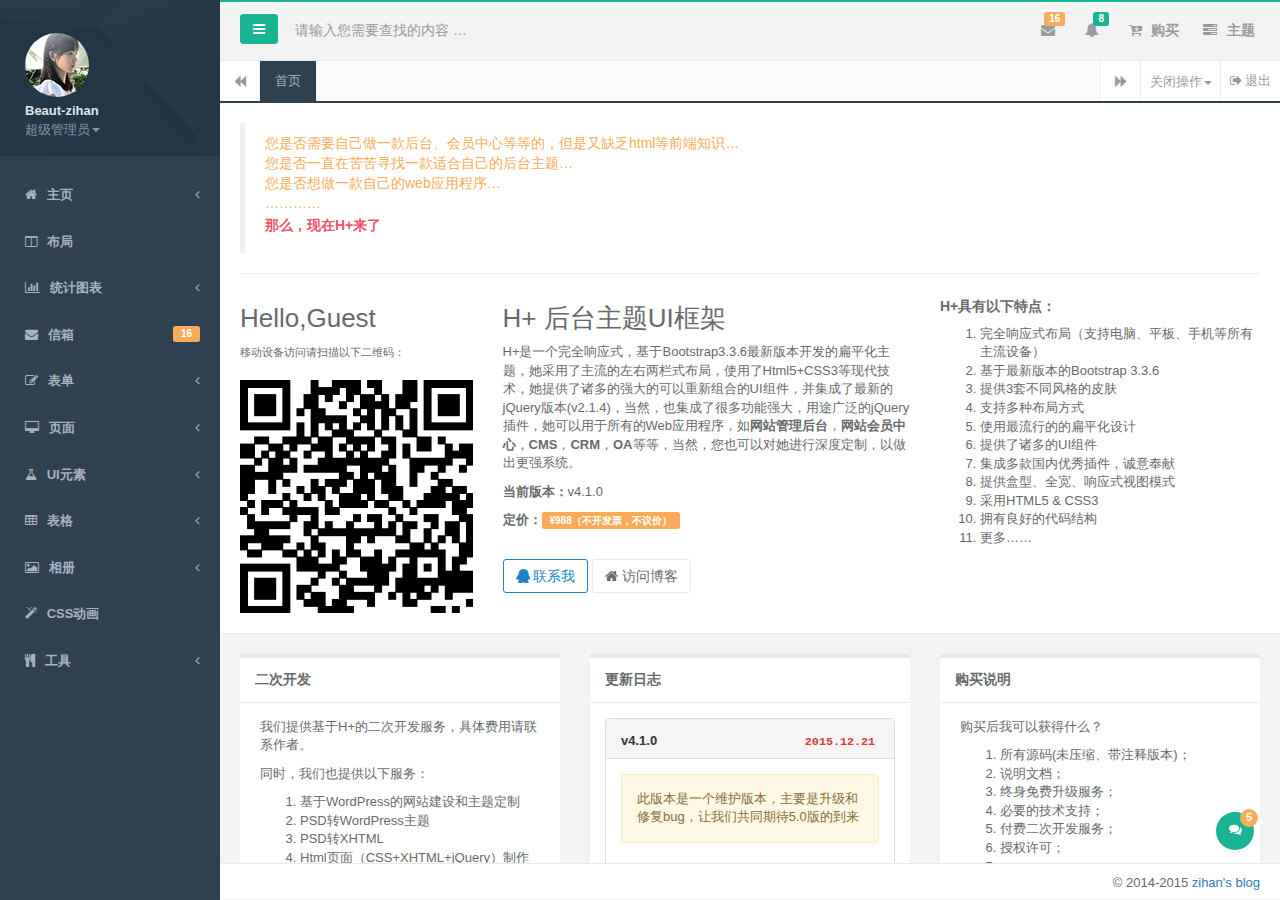
<file: mvc-ui/src/main/resource/hplus/index.html>
<!DOCTYPE html>
<html>


<!-- Mirrored from www.zi-han.net/theme/hplus/ by HTTrack Website Copier/3.x [XR&CO'2014], Wed, 20 Jan 2016 14:16:41 GMT -->
<head>
    <meta charset="utf-8">
    <meta name="viewport" content="width=device-width, initial-scale=1.0">
    <meta name="renderer" content="webkit">
    <meta http-equiv="Cache-Control" content="no-siteapp" />
    <title>H+ 后台主题UI框架 - 主页</title>

    <meta name="keywords" content="H+后台主题,后台bootstrap框架,会员中心主题,后台HTML,响应式后台">
    <meta name="description" content="H+是一个完全响应式，基于Bootstrap3最新版本开发的扁平化主题，她采用了主流的左右两栏式布局，使用了Html5+CSS3等现代技术">

    <!--[if lt IE 9]>
    <meta http-equiv="refresh" content="0;ie.html" />
    <![endif]-->

    <link rel="shortcut icon" href="favicon.ico">
    <link href="css/bootstrap.min14ed.css?v=3.3.6" rel="stylesheet">
    <link href="css/font-awesome.min93e3.css?v=4.4.0" rel="stylesheet">
    <link href="css/animate.min.css" rel="stylesheet">
    <link href="css/style.min862f.css?v=4.1.0" rel="stylesheet">
</head>

<body class="fixed-sidebar full-height-layout gray-bg" style="overflow:hidden">
    <div id="wrapper">
        <!--左侧导航开始-->
        <nav class="navbar-default navbar-static-side" role="navigation">
            <div class="nav-close"><i class="fa fa-times-circle"></i>
            </div>
            <div class="sidebar-collapse">
                <ul class="nav" id="side-menu">
                    <li class="nav-header">
                        <div class="dropdown profile-element">
                            <span><img alt="image" class="img-circle" src="img/profile_small.jpg" /></span>
                            <a data-toggle="dropdown" class="dropdown-toggle" href="#">
                                <span class="clear">
                               <span class="block m-t-xs"><strong class="font-bold">Beaut-zihan</strong></span>
                                <span class="text-muted text-xs block">超级管理员<b class="caret"></b></span>
                                </span>
                            </a>
                            <ul class="dropdown-menu animated fadeInRight m-t-xs">
                                <li><a class="J_menuItem" href="form_avatar.html">修改头像</a>
                                </li>
                                <li><a class="J_menuItem" href="profile.html">个人资料</a>
                                </li>
                                <li><a class="J_menuItem" href="contacts.html">联系我们</a>
                                </li>
                                <li><a class="J_menuItem" href="mailbox.html">信箱</a>
                                </li>
                                <li class="divider"></li>
                                <li><a href="login.html">安全退出</a>
                                </li>
                            </ul>
                        </div>
                        <div class="logo-element">H+
                        </div>
                    </li>
                    <li>
                        <a href="#">
                            <i class="fa fa-home"></i>
                            <span class="nav-label">主页</span>
                            <span class="fa arrow"></span>
                        </a>
                        <ul class="nav nav-second-level">
                            <li>
                                <a class="J_menuItem" href="index_v1.html" data-index="0">主页示例一</a>
                            </li>
                            <li>
                                <a class="J_menuItem" href="index_v2.html">主页示例二</a>
                            </li>
                            <li>
                                <a class="J_menuItem" href="index_v3.html">主页示例三</a>
                            </li>
                            <li>
                                <a class="J_menuItem" href="index_v4.html">主页示例四</a>
                            </li>
                            <li>
                                <a href="index_v5.html" target="_blank">主页示例五</a>
                            </li>
                        </ul>

                    </li>
                    <li>
                        <a class="J_menuItem" href="layouts.html"><i class="fa fa-columns"></i> <span class="nav-label">布局</span></a>
                    </li>
                    <li>
                        <a href="#">
                            <i class="fa fa fa-bar-chart-o"></i>
                            <span class="nav-label">统计图表</span>
                            <span class="fa arrow"></span>
                        </a>
                        <ul class="nav nav-second-level">
                            <li>
                                <a class="J_menuItem" href="graph_echarts.html">百度ECharts</a>
                            </li>
                            <li>
                                <a class="J_menuItem" href="graph_flot.html">Flot</a>
                            </li>
                            <li>
                                <a class="J_menuItem" href="graph_morris.html">Morris.js</a>
                            </li>
                            <li>
                                <a class="J_menuItem" href="graph_rickshaw.html">Rickshaw</a>
                            </li>
                            <li>
                                <a class="J_menuItem" href="graph_peity.html">Peity</a>
                            </li>
                            <li>
                                <a class="J_menuItem" href="graph_sparkline.html">Sparkline</a>
                            </li>
                            <li>
                                <a class="J_menuItem" href="graph_metrics.html">图表组合</a>
                            </li>
                        </ul>
                    </li>

                    <li>
                        <a href="mailbox.html"><i class="fa fa-envelope"></i> <span class="nav-label">信箱 </span><span class="label label-warning pull-right">16</span></a>
                        <ul class="nav nav-second-level">
                            <li><a class="J_menuItem" href="mailbox.html">收件箱</a>
                            </li>
                            <li><a class="J_menuItem" href="mail_detail.html">查看邮件</a>
                            </li>
                            <li><a class="J_menuItem" href="mail_compose.html">写信</a>
                            </li>
                        </ul>
                    </li>
                    <li>
                        <a href="#"><i class="fa fa-edit"></i> <span class="nav-label">表单</span><span class="fa arrow"></span></a>
                        <ul class="nav nav-second-level">
                            <li><a class="J_menuItem" href="form_basic.html">基本表单</a>
                            </li>
                            <li><a class="J_menuItem" href="form_validate.html">表单验证</a>
                            </li>
                            <li><a class="J_menuItem" href="form_advanced.html">高级插件</a>
                            </li>
                            <li><a class="J_menuItem" href="form_wizard.html">表单向导</a>
                            </li>
                            <li>
                                <a href="#">文件上传 <span class="fa arrow"></span></a>
                                <ul class="nav nav-third-level">
                                    <li><a class="J_menuItem" href="form_webuploader.html">百度WebUploader</a>
                                    </li>
                                    <li><a class="J_menuItem" href="form_file_upload.html">DropzoneJS</a>
                                    </li>
                                    <li><a class="J_menuItem" href="form_avatar.html">头像裁剪上传</a>
                                    </li>
                                </ul>
                            </li>
                            <li>
                                <a href="#">编辑器 <span class="fa arrow"></span></a>
                                <ul class="nav nav-third-level">
                                    <li><a class="J_menuItem" href="form_editors.html">富文本编辑器</a>
                                    </li>
                                    <li><a class="J_menuItem" href="form_simditor.html">simditor</a>
                                    </li>
                                    <li><a class="J_menuItem" href="form_markdown.html">MarkDown编辑器</a>
                                    </li>
                                    <li><a class="J_menuItem" href="code_editor.html">代码编辑器</a>
                                    </li>
                                </ul>
                            </li>
                            <li><a class="J_menuItem" href="suggest.html">搜索自动补全</a>
                            </li>
                            <li><a class="J_menuItem" href="layerdate.html">日期选择器layerDate</a>
                            </li>
                        </ul>
                    </li>
                    <li>
                        <a href="#"><i class="fa fa-desktop"></i> <span class="nav-label">页面</span><span class="fa arrow"></span></a>
                        <ul class="nav nav-second-level">
                            <li><a class="J_menuItem" href="contacts.html">联系人</a>
                            </li>
                            <li><a class="J_menuItem" href="profile.html">个人资料</a>
                            </li>
                            <li>
                                <a href="#">项目管理 <span class="fa arrow"></span></a>
                                <ul class="nav nav-third-level">
                                    <li><a class="J_menuItem" href="projects.html">项目</a>
                                    </li>
                                    <li><a class="J_menuItem" href="project_detail.html">项目详情</a>
                                    </li>
                                </ul>
                            </li>
                            <li><a class="J_menuItem" href="teams_board.html">团队管理</a>
                            </li>
                            <li><a class="J_menuItem" href="social_feed.html">信息流</a>
                            </li>
                            <li><a class="J_menuItem" href="clients.html">客户管理</a>
                            </li>
                            <li><a class="J_menuItem" href="file_manager.html">文件管理器</a>
                            </li>
                            <li><a class="J_menuItem" href="calendar.html">日历</a>
                            </li>
                            <li>
                                <a href="#">博客 <span class="fa arrow"></span></a>
                                <ul class="nav nav-third-level">
                                    <li><a class="J_menuItem" href="blog.html">文章列表</a>
                                    </li>
                                    <li><a class="J_menuItem" href="article.html">文章详情</a>
                                    </li>
                                </ul>
                            </li>
                            <li><a class="J_menuItem" href="faq.html">FAQ</a>
                            </li>
                            <li>
                                <a href="#">时间轴 <span class="fa arrow"></span></a>
                                <ul class="nav nav-third-level">
                                    <li><a class="J_menuItem" href="timeline.html">时间轴</a>
                                    </li>
                                    <li><a class="J_menuItem" href="timeline_v2.html">时间轴v2</a>
                                    </li>
                                </ul>
                            </li>
                            <li><a class="J_menuItem" href="pin_board.html">标签墙</a>
                            </li>
                            <li>
                                <a href="#">单据 <span class="fa arrow"></span></a>
                                <ul class="nav nav-third-level">
                                    <li><a class="J_menuItem" href="invoice.html">单据</a>
                                    </li>
                                    <li><a class="J_menuItem" href="invoice_print.html">单据打印</a>
                                    </li>
                                </ul>
                            </li>
                            <li><a class="J_menuItem" href="search_results.html">搜索结果</a>
                            </li>
                            <li><a class="J_menuItem" href="forum_main.html">论坛</a>
                            </li>
                            <li>
                                <a href="#">即时通讯 <span class="fa arrow"></span></a>
                                <ul class="nav nav-third-level">
                                    <li><a class="J_menuItem" href="chat_view.html">聊天窗口</a>
                                    </li>
                                    <li><a class="J_menuItem" href="webim.html">layIM</a>
                                    </li>
                                </ul>
                            </li>
                            <li>
                                <a href="#">登录注册相关 <span class="fa arrow"></span></a>
                                <ul class="nav nav-third-level">
                                    <li><a href="login.html" target="_blank">登录页面</a>
                                    </li>
                                    <li><a href="login_v2.html" target="_blank">登录页面v2</a>
                                    </li>
                                    <li><a href="register.html" target="_blank">注册页面</a>
                                    </li>
                                    <li><a href="lockscreen.html" target="_blank">登录超时</a>
                                    </li>
                                </ul>
                            </li>
                            <li><a class="J_menuItem" href="404.html">404页面</a>
                            </li>
                            <li><a class="J_menuItem" href="500.html">500页面</a>
                            </li>
                            <li><a class="J_menuItem" href="empty_page.html">空白页</a>
                            </li>
                        </ul>
                    </li>
                    <li>
                        <a href="#"><i class="fa fa-flask"></i> <span class="nav-label">UI元素</span><span class="fa arrow"></span></a>
                        <ul class="nav nav-second-level">
                            <li><a class="J_menuItem" href="typography.html">排版</a>
                            </li>
                            <li>
                                <a href="#">字体图标 <span class="fa arrow"></span></a>
                                <ul class="nav nav-third-level">
                                    <li>
                                        <a class="J_menuItem" href="fontawesome.html">Font Awesome</a>
                                    </li>
                                    <li>
                                        <a class="J_menuItem" href="glyphicons.html">Glyphicon</a>
                                    </li>
                                    <li>
                                        <a class="J_menuItem" href="iconfont.html">阿里巴巴矢量图标库</a>
                                    </li>
                                </ul>
                            </li>
                            <li>
                                <a href="#">拖动排序 <span class="fa arrow"></span></a>
                                <ul class="nav nav-third-level">
                                    <li><a class="J_menuItem" href="draggable_panels.html">拖动面板</a>
                                    </li>
                                    <li><a class="J_menuItem" href="agile_board.html">任务清单</a>
                                    </li>
                                </ul>
                            </li>
                            <li><a class="J_menuItem" href="buttons.html">按钮</a>
                            </li>
                            <li><a class="J_menuItem" href="tabs_panels.html">选项卡 &amp; 面板</a>
                            </li>
                            <li><a class="J_menuItem" href="notifications.html">通知 &amp; 提示</a>
                            </li>
                            <li><a class="J_menuItem" href="badges_labels.html">徽章，标签，进度条</a>
                            </li>
                            <li>
                                <a class="J_menuItem" href="grid_options.html">栅格</a>
                            </li>
                            <li><a class="J_menuItem" href="plyr.html">视频、音频</a>
                            </li>
                            <li>
                                <a href="#">弹框插件 <span class="fa arrow"></span></a>
                                <ul class="nav nav-third-level">
                                    <li><a class="J_menuItem" href="layer.html">Web弹层组件layer</a>
                                    </li>
                                    <li><a class="J_menuItem" href="modal_window.html">模态窗口</a>
                                    </li>
                                    <li><a class="J_menuItem" href="sweetalert.html">SweetAlert</a>
                                    </li>
                                </ul>
                            </li>
                            <li>
                                <a href="#">树形视图 <span class="fa arrow"></span></a>
                                <ul class="nav nav-third-level">
                                    <li><a class="J_menuItem" href="jstree.html">jsTree</a>
                                    </li>
                                    <li><a class="J_menuItem" href="tree_view.html">Bootstrap Tree View</a>
                                    </li>
                                    <li><a class="J_menuItem" href="nestable_list.html">nestable</a>
                                    </li>
                                </ul>
                            </li>
                            <li><a class="J_menuItem" href="toastr_notifications.html">Toastr通知</a>
                            </li>
                            <li><a class="J_menuItem" href="diff.html">文本对比</a>
                            </li>
                            <li><a class="J_menuItem" href="spinners.html">加载动画</a>
                            </li>
                            <li><a class="J_menuItem" href="widgets.html">小部件</a>
                            </li>
                        </ul>
                    </li>
                    <li>
                        <a href="#"><i class="fa fa-table"></i> <span class="nav-label">表格</span><span class="fa arrow"></span></a>
                        <ul class="nav nav-second-level">
                            <li><a class="J_menuItem" href="table_basic.html">基本表格</a>
                            </li>
                            <li><a class="J_menuItem" href="table_data_tables.html">DataTables</a>
                            </li>
                            <li><a class="J_menuItem" href="table_jqgrid.html">jqGrid</a>
                            </li>
                            <li><a class="J_menuItem" href="table_foo_table.html">Foo Tables</a>
                            </li>
                            <li><a class="J_menuItem" href="table_bootstrap.html">Bootstrap Table
                                <span class="label label-danger pull-right">推荐</span></a>
                            </li>
                        </ul>
                    </li>
                    <li>
                        <a href="#"><i class="fa fa-picture-o"></i> <span class="nav-label">相册</span><span class="fa arrow"></span></a>
                        <ul class="nav nav-second-level">
                            <li><a class="J_menuItem" href="basic_gallery.html">基本图库</a>
                            </li>
                            <li><a class="J_menuItem" href="carousel.html">图片切换</a>
                            </li>
                            <li><a class="J_menuItem" href="blueimp.html">Blueimp相册</a>
                            </li>
                        </ul>
                    </li>
                    <li>
                        <a class="J_menuItem" href="css_animation.html"><i class="fa fa-magic"></i> <span class="nav-label">CSS动画</span></a>
                    </li>
                    <li>
                        <a href="#"><i class="fa fa-cutlery"></i> <span class="nav-label">工具 </span><span class="fa arrow"></span></a>
                        <ul class="nav nav-second-level">
                            <li><a class="J_menuItem" href="form_builder.html">表单构建器</a>
                            </li>
                        </ul>
                    </li>

                </ul>
            </div>
        </nav>
        <!--左侧导航结束-->
        <!--右侧部分开始-->
        <div id="page-wrapper" class="gray-bg dashbard-1">
            <div class="row border-bottom">
                <nav class="navbar navbar-static-top" role="navigation" style="margin-bottom: 0">
                    <div class="navbar-header"><a class="navbar-minimalize minimalize-styl-2 btn btn-primary " href="#"><i class="fa fa-bars"></i> </a>
                        <form role="search" class="navbar-form-custom" method="post" action="http://www.zi-han.net/theme/hplus/search_results.html">
                            <div class="form-group">
                                <input type="text" placeholder="请输入您需要查找的内容 …" class="form-control" name="top-search" id="top-search">
                            </div>
                        </form>
                    </div>
                    <ul class="nav navbar-top-links navbar-right">
                        <li class="dropdown">
                            <a class="dropdown-toggle count-info" data-toggle="dropdown" href="#">
                                <i class="fa fa-envelope"></i> <span class="label label-warning">16</span>
                            </a>
                            <ul class="dropdown-menu dropdown-messages">
                                <li class="m-t-xs">
                                    <div class="dropdown-messages-box">
                                        <a href="profile.html" class="pull-left">
                                            <img alt="image" class="img-circle" src="img/a7.jpg">
                                        </a>
                                        <div class="media-body">
                                            <small class="pull-right">46小时前</small>
                                            <strong>小四</strong> 这个在日本投降书上签字的军官，建国后一定是个不小的干部吧？
                                            <br>
                                            <small class="text-muted">3天前 2014.11.8</small>
                                        </div>
                                    </div>
                                </li>
                                <li class="divider"></li>
                                <li>
                                    <div class="dropdown-messages-box">
                                        <a href="profile.html" class="pull-left">
                                            <img alt="image" class="img-circle" src="img/a4.jpg">
                                        </a>
                                        <div class="media-body ">
                                            <small class="pull-right text-navy">25小时前</small>
                                            <strong>国民岳父</strong> 如何看待“男子不满自己爱犬被称为狗，刺伤路人”？——这人比犬还凶
                                            <br>
                                            <small class="text-muted">昨天</small>
                                        </div>
                                    </div>
                                </li>
                                <li class="divider"></li>
                                <li>
                                    <div class="text-center link-block">
                                        <a class="J_menuItem" href="mailbox.html">
                                            <i class="fa fa-envelope"></i> <strong> 查看所有消息</strong>
                                        </a>
                                    </div>
                                </li>
                            </ul>
                        </li>
                        <li class="dropdown">
                            <a class="dropdown-toggle count-info" data-toggle="dropdown" href="#">
                                <i class="fa fa-bell"></i> <span class="label label-primary">8</span>
                            </a>
                            <ul class="dropdown-menu dropdown-alerts">
                                <li>
                                    <a href="mailbox.html">
                                        <div>
                                            <i class="fa fa-envelope fa-fw"></i> 您有16条未读消息
                                            <span class="pull-right text-muted small">4分钟前</span>
                                        </div>
                                    </a>
                                </li>
                                <li class="divider"></li>
                                <li>
                                    <a href="profile.html">
                                        <div>
                                            <i class="fa fa-qq fa-fw"></i> 3条新回复
                                            <span class="pull-right text-muted small">12分钟钱</span>
                                        </div>
                                    </a>
                                </li>
                                <li class="divider"></li>
                                <li>
                                    <div class="text-center link-block">
                                        <a class="J_menuItem" href="notifications.html">
                                            <strong>查看所有 </strong>
                                            <i class="fa fa-angle-right"></i>
                                        </a>
                                    </div>
                                </li>
                            </ul>
                        </li>
                        <li class="hidden-xs">
                            <a href="index_v1.html" class="J_menuItem" data-index="0"><i class="fa fa-cart-arrow-down"></i> 购买</a>
                        </li>
                        <li class="dropdown hidden-xs">
                            <a class="right-sidebar-toggle" aria-expanded="false">
                                <i class="fa fa-tasks"></i> 主题
                            </a>
                        </li>
                    </ul>
                </nav>
            </div>
            <div class="row content-tabs">
                <button class="roll-nav roll-left J_tabLeft"><i class="fa fa-backward"></i>
                </button>
                <nav class="page-tabs J_menuTabs">
                    <div class="page-tabs-content">
                        <a href="javascript:;" class="active J_menuTab" data-id="index_v1.html">首页</a>
                    </div>
                </nav>
                <button class="roll-nav roll-right J_tabRight"><i class="fa fa-forward"></i>
                </button>
                <div class="btn-group roll-nav roll-right">
                    <button class="dropdown J_tabClose" data-toggle="dropdown">关闭操作<span class="caret"></span>

                    </button>
                    <ul role="menu" class="dropdown-menu dropdown-menu-right">
                        <li class="J_tabShowActive"><a>定位当前选项卡</a>
                        </li>
                        <li class="divider"></li>
                        <li class="J_tabCloseAll"><a>关闭全部选项卡</a>
                        </li>
                        <li class="J_tabCloseOther"><a>关闭其他选项卡</a>
                        </li>
                    </ul>
                </div>
                <a href="login.html" class="roll-nav roll-right J_tabExit"><i class="fa fa fa-sign-out"></i> 退出</a>
            </div>
            <div class="row J_mainContent" id="content-main">
                <iframe class="J_iframe" name="iframe0" width="100%" height="100%" src="index_v148b2.html?v=4.0" frameborder="0" data-id="index_v1.html" seamless></iframe>
            </div>
            <div class="footer">
                <div class="pull-right">&copy; 2014-2015 <a href="http://www.zi-han.net/" target="_blank">zihan's blog</a>
                </div>
            </div>
        </div>
        <!--右侧部分结束-->
        <!--右侧边栏开始-->
        <div id="right-sidebar">
            <div class="sidebar-container">

                <ul class="nav nav-tabs navs-3">

                    <li class="active">
                        <a data-toggle="tab" href="#tab-1">
                            <i class="fa fa-gear"></i> 主题
                        </a>
                    </li>
                    <li class=""><a data-toggle="tab" href="#tab-2">
                        通知
                    </a>
                    </li>
                    <li><a data-toggle="tab" href="#tab-3">
                        项目进度
                    </a>
                    </li>
                </ul>

                <div class="tab-content">
                    <div id="tab-1" class="tab-pane active">
                        <div class="sidebar-title">
                            <h3> <i class="fa fa-comments-o"></i> 主题设置</h3>
                            <small><i class="fa fa-tim"></i> 你可以从这里选择和预览主题的布局和样式，这些设置会被保存在本地，下次打开的时候会直接应用这些设置。</small>
                        </div>
                        <div class="skin-setttings">
                            <div class="title">主题设置</div>
                            <div class="setings-item">
                                <span>收起左侧菜单</span>
                                <div class="switch">
                                    <div class="onoffswitch">
                                        <input type="checkbox" name="collapsemenu" class="onoffswitch-checkbox" id="collapsemenu">
                                        <label class="onoffswitch-label" for="collapsemenu">
                                            <span class="onoffswitch-inner"></span>
                                            <span class="onoffswitch-switch"></span>
                                        </label>
                                    </div>
                                </div>
                            </div>
                            <div class="setings-item">
                                <span>固定顶部</span>

                                <div class="switch">
                                    <div class="onoffswitch">
                                        <input type="checkbox" name="fixednavbar" class="onoffswitch-checkbox" id="fixednavbar">
                                        <label class="onoffswitch-label" for="fixednavbar">
                                            <span class="onoffswitch-inner"></span>
                                            <span class="onoffswitch-switch"></span>
                                        </label>
                                    </div>
                                </div>
                            </div>
                            <div class="setings-item">
                                <span>
                        固定宽度
                    </span>

                                <div class="switch">
                                    <div class="onoffswitch">
                                        <input type="checkbox" name="boxedlayout" class="onoffswitch-checkbox" id="boxedlayout">
                                        <label class="onoffswitch-label" for="boxedlayout">
                                            <span class="onoffswitch-inner"></span>
                                            <span class="onoffswitch-switch"></span>
                                        </label>
                                    </div>
                                </div>
                            </div>
                            <div class="title">皮肤选择</div>
                            <div class="setings-item default-skin nb">
                                <span class="skin-name ">
                         <a href="#" class="s-skin-0">
                             默认皮肤
                         </a>
                    </span>
                            </div>
                            <div class="setings-item blue-skin nb">
                                <span class="skin-name ">
                        <a href="#" class="s-skin-1">
                            蓝色主题
                        </a>
                    </span>
                            </div>
                            <div class="setings-item yellow-skin nb">
                                <span class="skin-name ">
                        <a href="#" class="s-skin-3">
                            黄色/紫色主题
                        </a>
                    </span>
                            </div>
                        </div>
                    </div>
                    <div id="tab-2" class="tab-pane">

                        <div class="sidebar-title">
                            <h3> <i class="fa fa-comments-o"></i> 最新通知</h3>
                            <small><i class="fa fa-tim"></i> 您当前有10条未读信息</small>
                        </div>

                        <div>

                            <div class="sidebar-message">
                                <a href="#">
                                    <div class="pull-left text-center">
                                        <img alt="image" class="img-circle message-avatar" src="img/a1.jpg">

                                        <div class="m-t-xs">
                                            <i class="fa fa-star text-warning"></i>
                                            <i class="fa fa-star text-warning"></i>
                                        </div>
                                    </div>
                                    <div class="media-body">

                                        据天津日报报道：瑞海公司董事长于学伟，副董事长董社轩等10人在13日上午已被控制。
                                        <br>
                                        <small class="text-muted">今天 4:21</small>
                                    </div>
                                </a>
                            </div>
                            <div class="sidebar-message">
                                <a href="#">
                                    <div class="pull-left text-center">
                                        <img alt="image" class="img-circle message-avatar" src="img/a2.jpg">
                                    </div>
                                    <div class="media-body">
                                        HCY48之音乐大魔王会员专属皮肤已上线，快来一键换装拥有他，宣告你对华晨宇的爱吧！
                                        <br>
                                        <small class="text-muted">昨天 2:45</small>
                                    </div>
                                </a>
                            </div>
                            <div class="sidebar-message">
                                <a href="#">
                                    <div class="pull-left text-center">
                                        <img alt="image" class="img-circle message-avatar" src="img/a3.jpg">

                                        <div class="m-t-xs">
                                            <i class="fa fa-star text-warning"></i>
                                            <i class="fa fa-star text-warning"></i>
                                            <i class="fa fa-star text-warning"></i>
                                        </div>
                                    </div>
                                    <div class="media-body">
                                        写的好！与您分享
                                        <br>
                                        <small class="text-muted">昨天 1:10</small>
                                    </div>
                                </a>
                            </div>
                            <div class="sidebar-message">
                                <a href="#">
                                    <div class="pull-left text-center">
                                        <img alt="image" class="img-circle message-avatar" src="img/a4.jpg">
                                    </div>

                                    <div class="media-body">
                                        国外极限小子的炼成！这还是亲生的吗！！
                                        <br>
                                        <small class="text-muted">昨天 8:37</small>
                                    </div>
                                </a>
                            </div>
                            <div class="sidebar-message">
                                <a href="#">
                                    <div class="pull-left text-center">
                                        <img alt="image" class="img-circle message-avatar" src="img/a8.jpg">
                                    </div>
                                    <div class="media-body">

                                        一只流浪狗被收留后，为了减轻主人的负担，坚持自己觅食，甚至......有些东西，可能她比我们更懂。
                                        <br>
                                        <small class="text-muted">今天 4:21</small>
                                    </div>
                                </a>
                            </div>
                            <div class="sidebar-message">
                                <a href="#">
                                    <div class="pull-left text-center">
                                        <img alt="image" class="img-circle message-avatar" src="img/a7.jpg">
                                    </div>
                                    <div class="media-body">
                                        这哥们的新视频又来了，创意杠杠滴，帅炸了！
                                        <br>
                                        <small class="text-muted">昨天 2:45</small>
                                    </div>
                                </a>
                            </div>
                            <div class="sidebar-message">
                                <a href="#">
                                    <div class="pull-left text-center">
                                        <img alt="image" class="img-circle message-avatar" src="img/a3.jpg">

                                        <div class="m-t-xs">
                                            <i class="fa fa-star text-warning"></i>
                                            <i class="fa fa-star text-warning"></i>
                                            <i class="fa fa-star text-warning"></i>
                                        </div>
                                    </div>
                                    <div class="media-body">
                                        最近在补追此剧，特别喜欢这段表白。
                                        <br>
                                        <small class="text-muted">昨天 1:10</small>
                                    </div>
                                </a>
                            </div>
                            <div class="sidebar-message">
                                <a href="#">
                                    <div class="pull-left text-center">
                                        <img alt="image" class="img-circle message-avatar" src="img/a4.jpg">
                                    </div>
                                    <div class="media-body">
                                        我发起了一个投票 【你认为下午大盘会翻红吗？】
                                        <br>
                                        <small class="text-muted">星期一 8:37</small>
                                    </div>
                                </a>
                            </div>
                        </div>

                    </div>
                    <div id="tab-3" class="tab-pane">

                        <div class="sidebar-title">
                            <h3> <i class="fa fa-cube"></i> 最新任务</h3>
                            <small><i class="fa fa-tim"></i> 您当前有14个任务，10个已完成</small>
                        </div>

                        <ul class="sidebar-list">
                            <li>
                                <a href="#">
                                    <div class="small pull-right m-t-xs">9小时以后</div>
                                    <h4>市场调研</h4> 按要求接收教材；

                                    <div class="small">已完成： 22%</div>
                                    <div class="progress progress-mini">
                                        <div style="width: 22%;" class="progress-bar progress-bar-warning"></div>
                                    </div>
                                    <div class="small text-muted m-t-xs">项目截止： 4:00 - 2015.10.01</div>
                                </a>
                            </li>
                            <li>
                                <a href="#">
                                    <div class="small pull-right m-t-xs">9小时以后</div>
                                    <h4>可行性报告研究报上级批准 </h4> 编写目的编写本项目进度报告的目的在于更好的控制软件开发的时间,对团队成员的 开发进度作出一个合理的比对

                                    <div class="small">已完成： 48%</div>
                                    <div class="progress progress-mini">
                                        <div style="width: 48%;" class="progress-bar"></div>
                                    </div>
                                </a>
                            </li>
                            <li>
                                <a href="#">
                                    <div class="small pull-right m-t-xs">9小时以后</div>
                                    <h4>立项阶段</h4> 东风商用车公司 采购综合综合查询分析系统项目进度阶段性报告武汉斯迪克科技有限公司

                                    <div class="small">已完成： 14%</div>
                                    <div class="progress progress-mini">
                                        <div style="width: 14%;" class="progress-bar progress-bar-info"></div>
                                    </div>
                                </a>
                            </li>
                            <li>
                                <a href="#">
                                    <span class="label label-primary pull-right">NEW</span>
                                    <h4>设计阶段</h4>
                                    <!--<div class="small pull-right m-t-xs">9小时以后</div>-->
                                    项目进度报告(Project Progress Report)
                                    <div class="small">已完成： 22%</div>
                                    <div class="small text-muted m-t-xs">项目截止： 4:00 - 2015.10.01</div>
                                </a>
                            </li>
                            <li>
                                <a href="#">
                                    <div class="small pull-right m-t-xs">9小时以后</div>
                                    <h4>拆迁阶段</h4> 科研项目研究进展报告 项目编号: 项目名称: 项目负责人:

                                    <div class="small">已完成： 22%</div>
                                    <div class="progress progress-mini">
                                        <div style="width: 22%;" class="progress-bar progress-bar-warning"></div>
                                    </div>
                                    <div class="small text-muted m-t-xs">项目截止： 4:00 - 2015.10.01</div>
                                </a>
                            </li>
                            <li>
                                <a href="#">
                                    <div class="small pull-right m-t-xs">9小时以后</div>
                                    <h4>建设阶段 </h4> 编写目的编写本项目进度报告的目的在于更好的控制软件开发的时间,对团队成员的 开发进度作出一个合理的比对

                                    <div class="small">已完成： 48%</div>
                                    <div class="progress progress-mini">
                                        <div style="width: 48%;" class="progress-bar"></div>
                                    </div>
                                </a>
                            </li>
                            <li>
                                <a href="#">
                                    <div class="small pull-right m-t-xs">9小时以后</div>
                                    <h4>获证开盘</h4> 编写目的编写本项目进度报告的目的在于更好的控制软件开发的时间,对团队成员的 开发进度作出一个合理的比对

                                    <div class="small">已完成： 14%</div>
                                    <div class="progress progress-mini">
                                        <div style="width: 14%;" class="progress-bar progress-bar-info"></div>
                                    </div>
                                </a>
                            </li>

                        </ul>

                    </div>
                </div>

            </div>
        </div>
        <!--右侧边栏结束-->
        <!--mini聊天窗口开始-->
        <div class="small-chat-box fadeInRight animated">

            <div class="heading" draggable="true">
                <small class="chat-date pull-right">
                    2015.9.1
                </small> 与 Beau-zihan 聊天中
            </div>

            <div class="content">

                <div class="left">
                    <div class="author-name">
                        Beau-zihan <small class="chat-date">
                        10:02
                    </small>
                    </div>
                    <div class="chat-message active">
                        你好
                    </div>

                </div>
                <div class="right">
                    <div class="author-name">
                        游客
                        <small class="chat-date">
                            11:24
                        </small>
                    </div>
                    <div class="chat-message">
                        你好，请问H+有帮助文档吗？
                    </div>
                </div>
                <div class="left">
                    <div class="author-name">
                        Beau-zihan
                        <small class="chat-date">
                            08:45
                        </small>
                    </div>
                    <div class="chat-message active">
                        有，购买的H+源码包中有帮助文档，位于docs文件夹下
                    </div>
                </div>
                <div class="right">
                    <div class="author-name">
                        游客
                        <small class="chat-date">
                            11:24
                        </small>
                    </div>
                    <div class="chat-message">
                        那除了帮助文档还提供什么样的服务？
                    </div>
                </div>
                <div class="left">
                    <div class="author-name">
                        Beau-zihan
                        <small class="chat-date">
                            08:45
                        </small>
                    </div>
                    <div class="chat-message active">
                        1.所有源码(未压缩、带注释版本)；
                        <br> 2.说明文档；
                        <br> 3.终身免费升级服务；
                        <br> 4.必要的技术支持；
                        <br> 5.付费二次开发服务；
                        <br> 6.授权许可；
                        <br> ……
                        <br>
                    </div>
                </div>


            </div>
            <div class="form-chat">
                <div class="input-group input-group-sm">
                    <input type="text" class="form-control"> <span class="input-group-btn"> <button
                        class="btn btn-primary" type="button">发送
                </button> </span>
                </div>
            </div>

        </div>
        <div id="small-chat">
            <span class="badge badge-warning pull-right">5</span>
            <a class="open-small-chat">
                <i class="fa fa-comments"></i>

            </a>
        </div>
    </div>
    <script src="js/jquery.min.js?v=2.1.4"></script>
    <script src="js/bootstrap.min.js?v=3.3.6"></script>
    <script src="js/plugins/metisMenu/jquery.metisMenu.js"></script>
    <script src="js/plugins/slimscroll/jquery.slimscroll.min.js"></script>
    <script src="js/plugins/layer/layer.min.js"></script>
    <script src="js/hplus.min.js?v=4.1.0"></script>
    <script type="text/javascript" src="js/contabs.min.js"></script>
    <script src="js/plugins/pace/pace.min.js"></script>
</body>


<!-- Mirrored from www.zi-han.net/theme/hplus/ by HTTrack Website Copier/3.x [XR&CO'2014], Wed, 20 Jan 2016 14:17:11 GMT -->
</html>
</file>
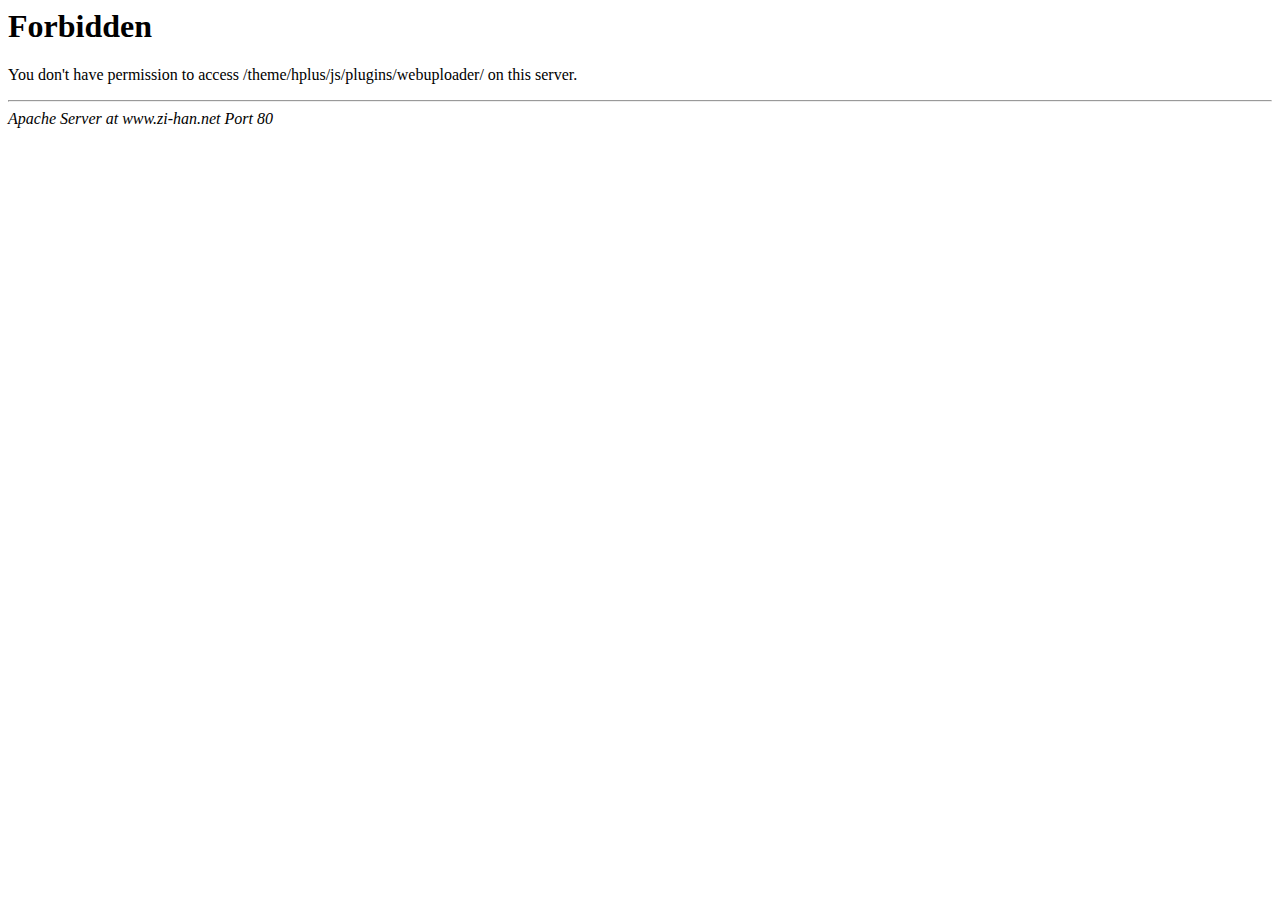
<file: mvc-web/WebContent/resource/js/plugins/webuploader/index.html>
<!DOCTYPE HTML PUBLIC "-//IETF//DTD HTML 2.0//EN">
<html><head>
<title>403 Forbidden</title>
</head><body>
<h1>Forbidden</h1>
<p>You don't have permission to access /theme/hplus/js/plugins/webuploader/
on this server.</p>
<hr>
<address>Apache Server at www.zi-han.net Port 80</address>
</body></html>
</file>
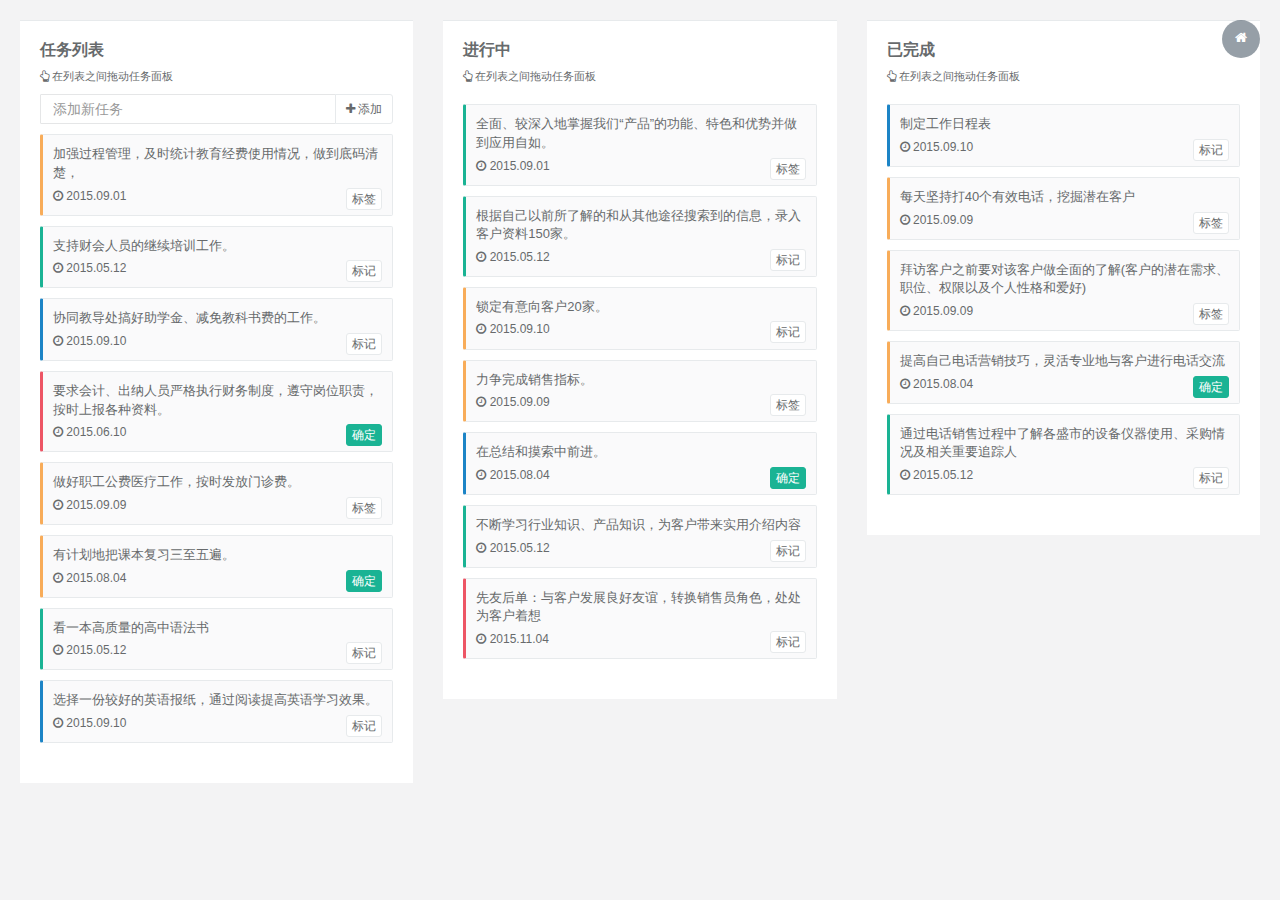
<file: mvc-ui/src/main/resource/hplus/agile_board.html>
<!DOCTYPE html>
<html>


<!-- Mirrored from www.zi-han.net/theme/hplus/agile_board.html by HTTrack Website Copier/3.x [XR&CO'2014], Wed, 20 Jan 2016 14:19:53 GMT -->
<head>

    <meta charset="utf-8">
    <meta name="viewport" content="width=device-width, initial-scale=1.0">


    <title>H+ 后台主题UI框架 - 任务清单</title>
    <meta name="keywords" content="H+后台主题,后台bootstrap框架,会员中心主题,后台HTML,响应式后台">
    <meta name="description" content="H+是一个完全响应式，基于Bootstrap3最新版本开发的扁平化主题，她采用了主流的左右两栏式布局，使用了Html5+CSS3等现代技术">

    <link rel="shortcut icon" href="favicon.ico"> <link href="css/bootstrap.min14ed.css?v=3.3.6" rel="stylesheet">
    <link href="css/font-awesome.min93e3.css?v=4.4.0" rel="stylesheet">

    <link href="css/animate.min.css" rel="stylesheet">
    <link href="css/style.min862f.css?v=4.1.0" rel="stylesheet">

</head>

<body class="gray-bg">
    <div class="wrapper wrapper-content  animated fadeInRight">
        <div class="row">
            <div class="col-sm-4">
                <div class="ibox">
                    <div class="ibox-content">
                        <h3>任务列表</h3>
                        <p class="small"><i class="fa fa-hand-o-up"></i> 在列表之间拖动任务面板</p>

                        <div class="input-group">
                            <input type="text" placeholder="添加新任务" class="input input-sm form-control">
                            <span class="input-group-btn">
                                        <button type="button" class="btn btn-sm btn-white"> <i class="fa fa-plus"></i> 添加</button>
                                </span>
                        </div>

                        <ul class="sortable-list connectList agile-list">
                            <li class="warning-element">
                                加强过程管理，及时统计教育经费使用情况，做到底码清楚，
                                <div class="agile-detail">
                                    <a href="#" class="pull-right btn btn-xs btn-white">标签</a>
                                    <i class="fa fa-clock-o"></i> 2015.09.01
                                </div>
                            </li>
                            <li class="success-element">
                                支持财会人员的继续培训工作。
                                <div class="agile-detail">
                                    <a href="#" class="pull-right btn btn-xs btn-white">标记</a>
                                    <i class="fa fa-clock-o"></i> 2015.05.12
                                </div>
                            </li>
                            <li class="info-element">
                                协同教导处搞好助学金、减免教科书费的工作。
                                <div class="agile-detail">
                                    <a href="#" class="pull-right btn btn-xs btn-white">标记</a>
                                    <i class="fa fa-clock-o"></i> 2015.09.10
                                </div>
                            </li>
                            <li class="danger-element">
                                要求会计、出纳人员严格执行财务制度，遵守岗位职责，按时上报各种资料。
                                <div class="agile-detail">
                                    <a href="#" class="pull-right btn btn-xs btn-primary">确定</a>
                                    <i class="fa fa-clock-o"></i> 2015.06.10
                                </div>
                            </li>
                            <li class="warning-element">
                                做好职工公费医疗工作，按时发放门诊费。
                                <div class="agile-detail">
                                    <a href="#" class="pull-right btn btn-xs btn-white">标签</a>
                                    <i class="fa fa-clock-o"></i> 2015.09.09
                                </div>
                            </li>
                            <li class="warning-element">
                                有计划地把课本复习三至五遍。
                                <div class="agile-detail">
                                    <a href="#" class="pull-right btn btn-xs btn-primary">确定</a>
                                    <i class="fa fa-clock-o"></i> 2015.08.04
                                </div>
                            </li>
                            <li class="success-element">
                                看一本高质量的高中语法书
                                <div class="agile-detail">
                                    <a href="#" class="pull-right btn btn-xs btn-white">标记</a>
                                    <i class="fa fa-clock-o"></i> 2015.05.12
                                </div>
                            </li>
                            <li class="info-element">
                                选择一份较好的英语报纸，通过阅读提高英语学习效果。
                                <div class="agile-detail">
                                    <a href="#" class="pull-right btn btn-xs btn-white">标记</a>
                                    <i class="fa fa-clock-o"></i> 2015.09.10
                                </div>
                            </li>
                        </ul>
                    </div>
                </div>
            </div>
            <div class="col-sm-4">
                <div class="ibox">
                    <div class="ibox-content">
                        <h3>进行中</h3>
                        <p class="small"><i class="fa fa-hand-o-up"></i> 在列表之间拖动任务面板</p>
                        <ul class="sortable-list connectList agile-list">
                            <li class="success-element">
                                全面、较深入地掌握我们“产品”的功能、特色和优势并做到应用自如。
                                <div class="agile-detail">
                                    <a href="#" class="pull-right btn btn-xs btn-white">标签</a>
                                    <i class="fa fa-clock-o"></i> 2015.09.01
                                </div>
                            </li>
                            <li class="success-element">
                                根据自己以前所了解的和从其他途径搜索到的信息，录入客户资料150家。
                                <div class="agile-detail">
                                    <a href="#" class="pull-right btn btn-xs btn-white">标记</a>
                                    <i class="fa fa-clock-o"></i> 2015.05.12
                                </div>
                            </li>
                            <li class="warning-element">
                                锁定有意向客户20家。
                                <div class="agile-detail">
                                    <a href="#" class="pull-right btn btn-xs btn-white">标记</a>
                                    <i class="fa fa-clock-o"></i> 2015.09.10
                                </div>
                            </li>
                            <li class="warning-element">
                                力争完成销售指标。
                                <div class="agile-detail">
                                    <a href="#" class="pull-right btn btn-xs btn-white">标签</a>
                                    <i class="fa fa-clock-o"></i> 2015.09.09
                                </div>
                            </li>
                            <li class="info-element">
                                在总结和摸索中前进。
                                <div class="agile-detail">
                                    <a href="#" class="pull-right btn btn-xs btn-primary">确定</a>
                                    <i class="fa fa-clock-o"></i> 2015.08.04
                                </div>
                            </li>
                            <li class="success-element">
                                不断学习行业知识、产品知识，为客户带来实用介绍内容
                                <div class="agile-detail">
                                    <a href="#" class="pull-right btn btn-xs btn-white">标记</a>
                                    <i class="fa fa-clock-o"></i> 2015.05.12
                                </div>
                            </li>
                            <li class="danger-element">
                                先友后单：与客户发展良好友谊，转换销售员角色，处处为客户着想
                                <div class="agile-detail">
                                    <a href="#" class="pull-right btn btn-xs btn-white">标记</a>
                                    <i class="fa fa-clock-o"></i> 2015.11.04
                                </div>
                            </li>
                        </ul>
                    </div>
                </div>
            </div>
            <div class="col-sm-4">
                <div class="ibox">
                    <div class="ibox-content">
                        <h3>已完成</h3>
                        <p class="small"><i class="fa fa-hand-o-up"></i> 在列表之间拖动任务面板</p>
                        <ul class="sortable-list connectList agile-list">
                            <li class="info-element">
                                制定工作日程表
                                <div class="agile-detail">
                                    <a href="#" class="pull-right btn btn-xs btn-white">标记</a>
                                    <i class="fa fa-clock-o"></i> 2015.09.10
                                </div>
                            </li>
                            <li class="warning-element">
                                每天坚持打40个有效电话，挖掘潜在客户
                                <div class="agile-detail">
                                    <a href="#" class="pull-right btn btn-xs btn-white">标签</a>
                                    <i class="fa fa-clock-o"></i> 2015.09.09
                                </div>
                            </li>
                            <li class="warning-element">
                                拜访客户之前要对该客户做全面的了解(客户的潜在需求、职位、权限以及个人性格和爱好)
                                <div class="agile-detail">
                                    <a href="#" class="pull-right btn btn-xs btn-white">标签</a>
                                    <i class="fa fa-clock-o"></i> 2015.09.09
                                </div>
                            </li>
                            <li class="warning-element">
                                提高自己电话营销技巧，灵活专业地与客户进行电话交流
                                <div class="agile-detail">
                                    <a href="#" class="pull-right btn btn-xs btn-primary">确定</a>
                                    <i class="fa fa-clock-o"></i> 2015.08.04
                                </div>
                            </li>
                            <li class="success-element">
                                通过电话销售过程中了解各盛市的设备仪器使用、采购情况及相关重要追踪人
                                <div class="agile-detail">
                                    <a href="#" class="pull-right btn btn-xs btn-white">标记</a>
                                    <i class="fa fa-clock-o"></i> 2015.05.12
                                </div>
                            </li>

                        </ul>
                    </div>
                </div>
            </div>

        </div>


    </div>
    <script src="js/jquery.min.js?v=2.1.4"></script>
    <script src="js/bootstrap.min.js?v=3.3.6"></script>
    <script src="js/jquery-ui-1.10.4.min.js"></script>
    <script src="js/content.min.js?v=1.0.0"></script>
    <script>
        $(document).ready(function(){$(".sortable-list").sortable({connectWith:".connectList"}).disableSelection()});
    </script>

    <script type="text/javascript" src="http://tajs.qq.com/stats?sId=9051096" charset="UTF-8"></script>
</body>


<!-- Mirrored from www.zi-han.net/theme/hplus/agile_board.html by HTTrack Website Copier/3.x [XR&CO'2014], Wed, 20 Jan 2016 14:19:53 GMT -->
</html>
</file>
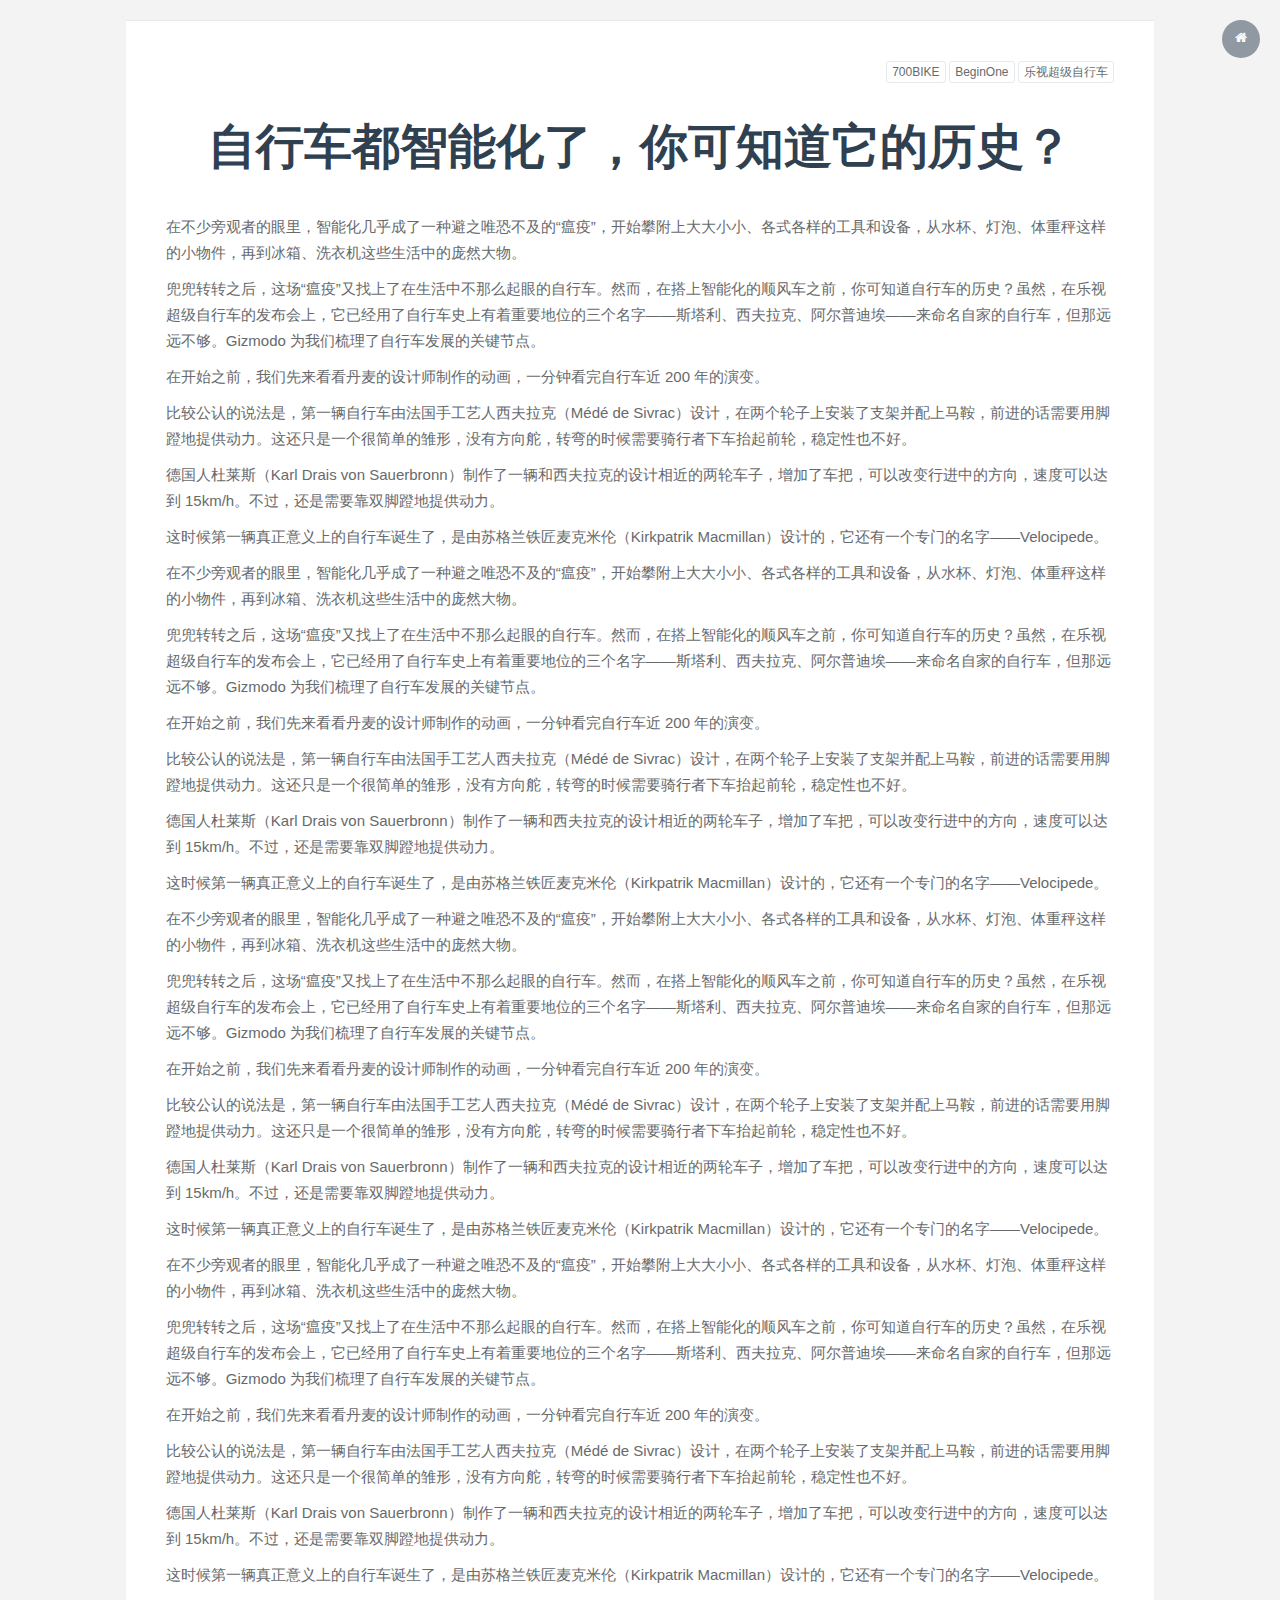
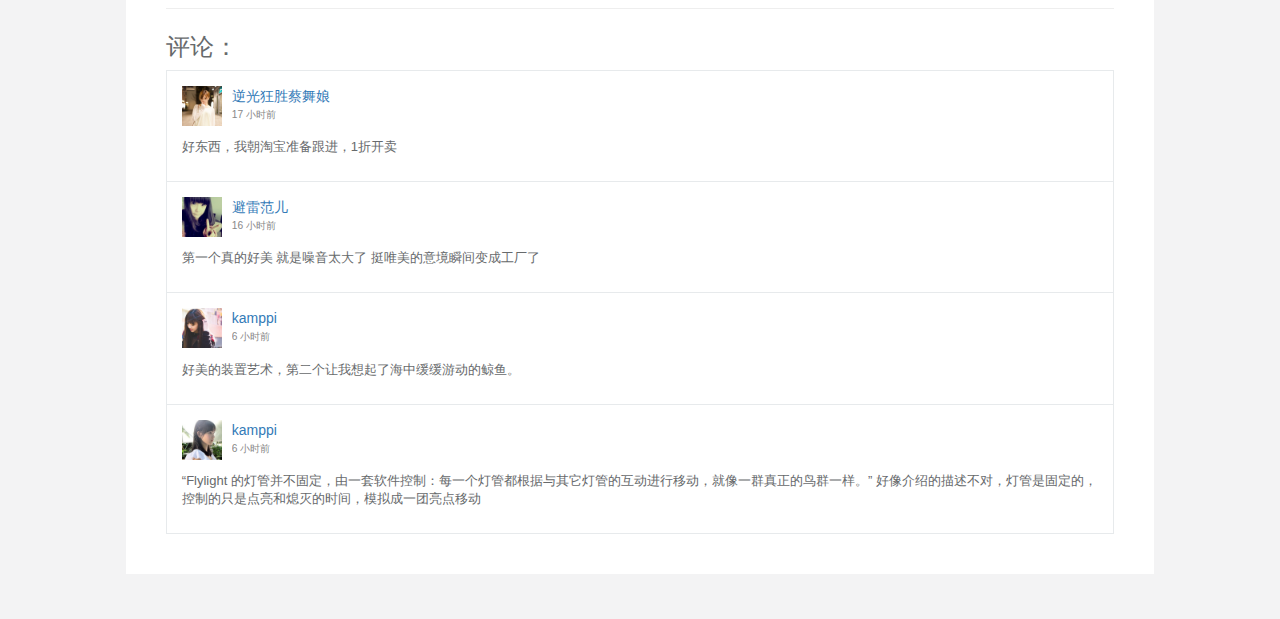
<file: mvc-ui/src/main/resource/hplus/article.html>
<!DOCTYPE html>
<html>


<!-- Mirrored from www.zi-han.net/theme/hplus/article.html by HTTrack Website Copier/3.x [XR&CO'2014], Wed, 20 Jan 2016 14:19:47 GMT -->
<head>

    <meta charset="utf-8">
    <meta name="viewport" content="width=device-width, initial-scale=1.0">


    <title>H+ 后台主题UI框架 - 文章页面</title>
    <meta name="keywords" content="H+后台主题,后台bootstrap框架,会员中心主题,后台HTML,响应式后台">
    <meta name="description" content="H+是一个完全响应式，基于Bootstrap3最新版本开发的扁平化主题，她采用了主流的左右两栏式布局，使用了Html5+CSS3等现代技术">

    <link rel="shortcut icon" href="favicon.ico"> <link href="css/bootstrap.min14ed.css?v=3.3.6" rel="stylesheet">
    <link href="css/font-awesome.min93e3.css?v=4.4.0" rel="stylesheet">

    <link href="css/animate.min.css" rel="stylesheet">
    <link href="css/style.min862f.css?v=4.1.0" rel="stylesheet">

</head>

<body class="gray-bg">
    <div class="wrapper wrapper-content  animated fadeInRight article">
        <div class="row">
            <div class="col-lg-10 col-lg-offset-1">
                <div class="ibox">
                    <div class="ibox-content">
                        <div class="pull-right">
                            <button class="btn btn-white btn-xs" type="button">700BIKE</button>
                            <button class="btn btn-white btn-xs" type="button">BeginOne</button>
                            <button class="btn btn-white btn-xs" type="button">乐视超级自行车</button>
                        </div>
                        <div class="text-center article-title">
                            <h1>
                                    自行车都智能化了，你可知道它的历史？
                                </h1>
                        </div>
                        <p>
                            在不少旁观者的眼里，智能化几乎成了一种避之唯恐不及的“瘟疫”，开始攀附上大大小小、各式各样的工具和设备，从水杯、灯泡、体重秤这样的小物件，再到冰箱、洗衣机这些生活中的庞然大物。
                        </p>
                        <p>
                            兜兜转转之后，这场“瘟疫”又找上了在生活中不那么起眼的自行车。然而，在搭上智能化的顺风车之前，你可知道自行车的历史？虽然，在乐视超级自行车的发布会上，它已经用了自行车史上有着重要地位的三个名字——斯塔利、西夫拉克、阿尔普迪埃——来命名自家的自行车，但那远远不够。Gizmodo 为我们梳理了自行车发展的关键节点。
                        </p>
                        <p>
                            在开始之前，我们先来看看丹麦的设计师制作的动画，一分钟看完自行车近 200 年的演变。
                        </p>
                        <p>
                            比较公认的说法是，第一辆自行车由法国手工艺人西夫拉克（Médé de Sivrac）设计，在两个轮子上安装了支架并配上马鞍，前进的话需要用脚蹬地提供动力。这还只是一个很简单的雏形，没有方向舵，转弯的时候需要骑行者下车抬起前轮，稳定性也不好。
                        </p>
                        <p>
                            德国人杜莱斯（Karl Drais von Sauerbronn）制作了一辆和西夫拉克的设计相近的两轮车子，增加了车把，可以改变行进中的方向，速度可以达到 15km/h。不过，还是需要靠双脚蹬地提供动力。
                        </p>
                        <p>
                            这时候第一辆真正意义上的自行车诞生了，是由苏格兰铁匠麦克米伦（Kirkpatrik Macmillan）设计的，它还有一个专门的名字——Velocipede。
                        </p>
                        <p>
                            在不少旁观者的眼里，智能化几乎成了一种避之唯恐不及的“瘟疫”，开始攀附上大大小小、各式各样的工具和设备，从水杯、灯泡、体重秤这样的小物件，再到冰箱、洗衣机这些生活中的庞然大物。
                        </p>
                        <p>
                            兜兜转转之后，这场“瘟疫”又找上了在生活中不那么起眼的自行车。然而，在搭上智能化的顺风车之前，你可知道自行车的历史？虽然，在乐视超级自行车的发布会上，它已经用了自行车史上有着重要地位的三个名字——斯塔利、西夫拉克、阿尔普迪埃——来命名自家的自行车，但那远远不够。Gizmodo 为我们梳理了自行车发展的关键节点。
                        </p>
                        <p>
                            在开始之前，我们先来看看丹麦的设计师制作的动画，一分钟看完自行车近 200 年的演变。
                        </p>
                        <p>
                            比较公认的说法是，第一辆自行车由法国手工艺人西夫拉克（Médé de Sivrac）设计，在两个轮子上安装了支架并配上马鞍，前进的话需要用脚蹬地提供动力。这还只是一个很简单的雏形，没有方向舵，转弯的时候需要骑行者下车抬起前轮，稳定性也不好。
                        </p>
                        <p>
                            德国人杜莱斯（Karl Drais von Sauerbronn）制作了一辆和西夫拉克的设计相近的两轮车子，增加了车把，可以改变行进中的方向，速度可以达到 15km/h。不过，还是需要靠双脚蹬地提供动力。
                        </p>
                        <p>
                            这时候第一辆真正意义上的自行车诞生了，是由苏格兰铁匠麦克米伦（Kirkpatrik Macmillan）设计的，它还有一个专门的名字——Velocipede。
                        </p>
                        <p>
                            在不少旁观者的眼里，智能化几乎成了一种避之唯恐不及的“瘟疫”，开始攀附上大大小小、各式各样的工具和设备，从水杯、灯泡、体重秤这样的小物件，再到冰箱、洗衣机这些生活中的庞然大物。
                        </p>
                        <p>
                            兜兜转转之后，这场“瘟疫”又找上了在生活中不那么起眼的自行车。然而，在搭上智能化的顺风车之前，你可知道自行车的历史？虽然，在乐视超级自行车的发布会上，它已经用了自行车史上有着重要地位的三个名字——斯塔利、西夫拉克、阿尔普迪埃——来命名自家的自行车，但那远远不够。Gizmodo 为我们梳理了自行车发展的关键节点。
                        </p>
                        <p>
                            在开始之前，我们先来看看丹麦的设计师制作的动画，一分钟看完自行车近 200 年的演变。
                        </p>
                        <p>
                            比较公认的说法是，第一辆自行车由法国手工艺人西夫拉克（Médé de Sivrac）设计，在两个轮子上安装了支架并配上马鞍，前进的话需要用脚蹬地提供动力。这还只是一个很简单的雏形，没有方向舵，转弯的时候需要骑行者下车抬起前轮，稳定性也不好。
                        </p>
                        <p>
                            德国人杜莱斯（Karl Drais von Sauerbronn）制作了一辆和西夫拉克的设计相近的两轮车子，增加了车把，可以改变行进中的方向，速度可以达到 15km/h。不过，还是需要靠双脚蹬地提供动力。
                        </p>
                        <p>
                            这时候第一辆真正意义上的自行车诞生了，是由苏格兰铁匠麦克米伦（Kirkpatrik Macmillan）设计的，它还有一个专门的名字——Velocipede。
                        </p>
                        <p>
                            在不少旁观者的眼里，智能化几乎成了一种避之唯恐不及的“瘟疫”，开始攀附上大大小小、各式各样的工具和设备，从水杯、灯泡、体重秤这样的小物件，再到冰箱、洗衣机这些生活中的庞然大物。
                        </p>
                        <p>
                            兜兜转转之后，这场“瘟疫”又找上了在生活中不那么起眼的自行车。然而，在搭上智能化的顺风车之前，你可知道自行车的历史？虽然，在乐视超级自行车的发布会上，它已经用了自行车史上有着重要地位的三个名字——斯塔利、西夫拉克、阿尔普迪埃——来命名自家的自行车，但那远远不够。Gizmodo 为我们梳理了自行车发展的关键节点。
                        </p>
                        <p>
                            在开始之前，我们先来看看丹麦的设计师制作的动画，一分钟看完自行车近 200 年的演变。
                        </p>
                        <p>
                            比较公认的说法是，第一辆自行车由法国手工艺人西夫拉克（Médé de Sivrac）设计，在两个轮子上安装了支架并配上马鞍，前进的话需要用脚蹬地提供动力。这还只是一个很简单的雏形，没有方向舵，转弯的时候需要骑行者下车抬起前轮，稳定性也不好。
                        </p>
                        <p>
                            德国人杜莱斯（Karl Drais von Sauerbronn）制作了一辆和西夫拉克的设计相近的两轮车子，增加了车把，可以改变行进中的方向，速度可以达到 15km/h。不过，还是需要靠双脚蹬地提供动力。
                        </p>
                        <p>
                            这时候第一辆真正意义上的自行车诞生了，是由苏格兰铁匠麦克米伦（Kirkpatrik Macmillan）设计的，它还有一个专门的名字——Velocipede。
                        </p>
                        <hr>

                        <div class="row">
                            <div class="col-lg-12">

                                <h2>评论：</h2>
                                <div class="social-feed-box">
                                    <div class="social-avatar">
                                        <a href="#" class="pull-left">
                                            <img alt="image" src="img/a1.jpg">
                                        </a>
                                        <div class="media-body">
                                            <a href="#">
                                                    逆光狂胜蔡舞娘
                                                </a>
                                            <small class="text-muted">17 小时前</small>
                                        </div>
                                    </div>
                                    <div class="social-body">
                                        <p>
                                            好东西，我朝淘宝准备跟进，1折开卖
                                        </p>
                                    </div>
                                </div>
                                <div class="social-feed-box">
                                    <div class="social-avatar">
                                        <a href="#" class="pull-left">
                                            <img alt="image" src="img/a2.jpg">
                                        </a>
                                        <div class="media-body">
                                            <a href="#">
                                                    避雷范儿
                                                </a>
                                            <small class="text-muted"> 16 小时前</small>
                                        </div>
                                    </div>
                                    <div class="social-body">
                                        <p>
                                            第一个真的好美 就是噪音太大了 挺唯美的意境瞬间变成工厂了
                                        </p>
                                    </div>
                                </div>
                                <div class="social-feed-box">
                                    <div class="social-avatar">
                                        <a href="#" class="pull-left">
                                            <img alt="image" src="img/a3.jpg">
                                        </a>
                                        <div class="media-body">
                                            <a href="#">
                                                    kamppi
                                                </a>
                                            <small class="text-muted"> 6 小时前</small>
                                        </div>
                                    </div>
                                    <div class="social-body">
                                        <p>
                                            好美的装置艺术，第二个让我想起了海中缓缓游动的鲸鱼。
                                        </p>
                                    </div>
                                </div>
                                <div class="social-feed-box">
                                    <div class="social-avatar">
                                        <a href="#" class="pull-left">
                                            <img alt="image" src="img/a5.jpg">
                                        </a>
                                        <div class="media-body">
                                            <a href="#">
                                                    kamppi
                                                </a>
                                            <small class="text-muted">6 小时前</small>
                                        </div>
                                    </div>
                                    <div class="social-body">
                                        <p>
                                            “Flylight 的灯管并不固定，由一套软件控制：每一个灯管都根据与其它灯管的互动进行移动，就像一群真正的鸟群一样。” 好像介绍的描述不对，灯管是固定的，控制的只是点亮和熄灭的时间，模拟成一团亮点移动
                                        </p>
                                    </div>
                                </div>


                            </div>
                        </div>


                    </div>
                </div>
            </div>
        </div>

    </div>
    <script src="js/jquery.min.js?v=2.1.4"></script>
    <script src="js/bootstrap.min.js?v=3.3.6"></script>
    <script src="js/content.min.js?v=1.0.0"></script>
    <script type="text/javascript" src="http://tajs.qq.com/stats?sId=9051096" charset="UTF-8"></script>
</body>


<!-- Mirrored from www.zi-han.net/theme/hplus/article.html by HTTrack Website Copier/3.x [XR&CO'2014], Wed, 20 Jan 2016 14:19:47 GMT -->
</html>
</file>
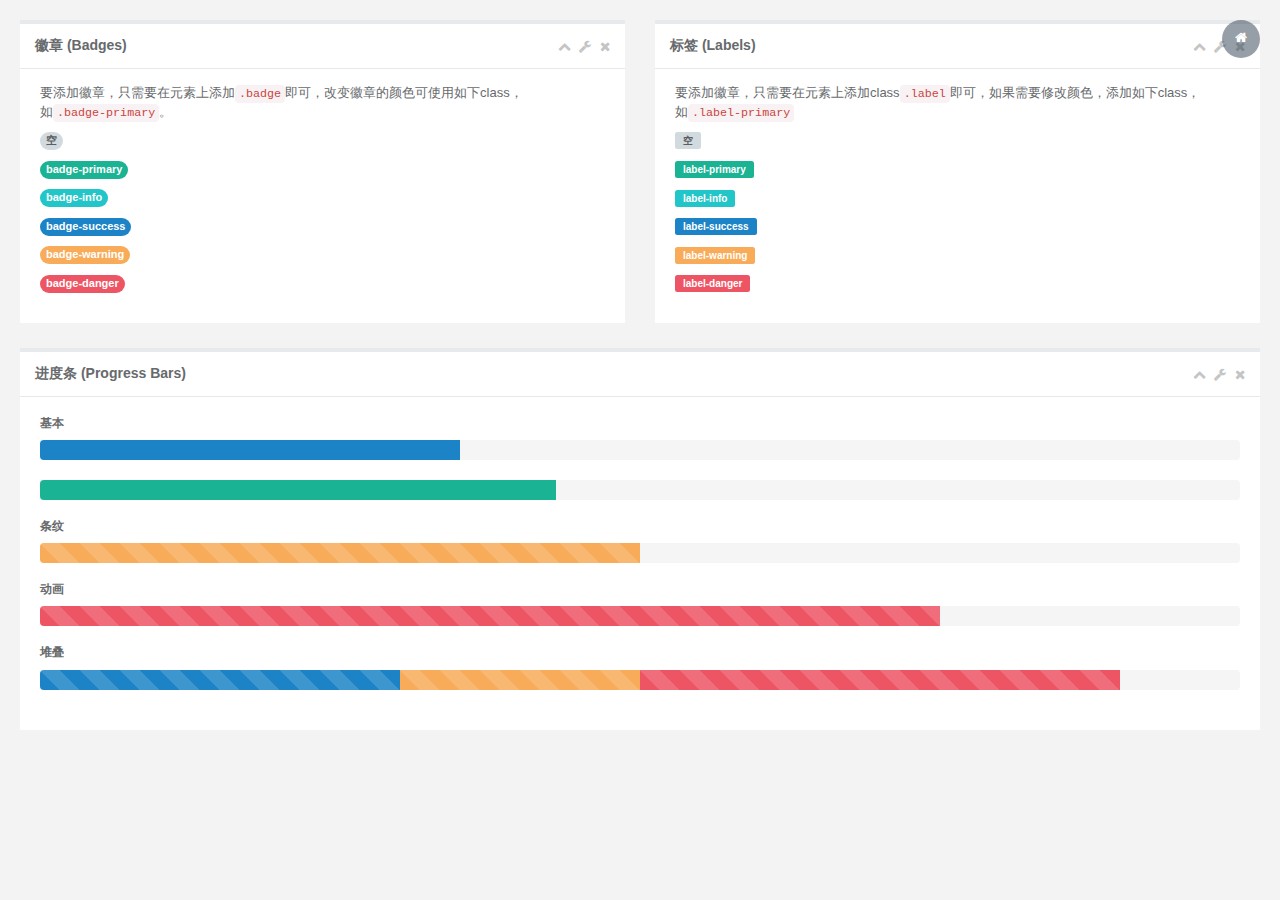
<file: mvc-ui/src/main/resource/hplus/badges_labels.html>
<!DOCTYPE html>
<html>


<!-- Mirrored from www.zi-han.net/theme/hplus/badges_labels.html by HTTrack Website Copier/3.x [XR&CO'2014], Wed, 20 Jan 2016 14:19:53 GMT -->
<head>

    <meta charset="utf-8">
    <meta name="viewport" content="width=device-width, initial-scale=1.0">


    <title>H+ 后台主题UI框架 - 徽章，标签，进度条</title>
    <meta name="keywords" content="H+后台主题,后台bootstrap框架,会员中心主题,后台HTML,响应式后台">
    <meta name="description" content="H+是一个完全响应式，基于Bootstrap3最新版本开发的扁平化主题，她采用了主流的左右两栏式布局，使用了Html5+CSS3等现代技术">

    <link rel="shortcut icon" href="favicon.ico"> <link href="css/bootstrap.min14ed.css?v=3.3.6" rel="stylesheet">
    <link href="css/font-awesome.min93e3.css?v=4.4.0" rel="stylesheet">

    <link href="css/animate.min.css" rel="stylesheet">
    <link href="css/style.min862f.css?v=4.1.0" rel="stylesheet">

</head>

<body class="gray-bg">
    <div class="wrapper wrapper-content animated fadeInRight">
        <div class="row">
            <div class="col-sm-6">
                <div class="ibox float-e-margins">
                    <div class="ibox-title">
                        <h5>徽章 (Badges)</h5>
                        <div class="ibox-tools">
                            <a class="collapse-link">
                                <i class="fa fa-chevron-up"></i>
                            </a>
                            <a class="dropdown-toggle" data-toggle="dropdown" href="badges_labels.html#">
                                <i class="fa fa-wrench"></i>
                            </a>
                            <ul class="dropdown-menu dropdown-user">
                                <li><a href="badges_labels.html#">选项1</a>
                                </li>
                                <li><a href="badges_labels.html#">选项2</a>
                                </li>
                            </ul>
                            <a class="close-link">
                                <i class="fa fa-times"></i>
                            </a>
                        </div>
                    </div>
                    <div class="ibox-content">
                        <p>
                            要添加徽章，只需要在元素上添加<code>.badge</code>即可，改变徽章的颜色可使用如下class，如<code>.badge-primary</code>。
                        </p>
                        <p><span class="badge">空</span>
                        </p>
                        <p><span class="badge badge-primary">badge-primary</span>
                        </p>
                        <p><span class="badge badge-info">badge-info</span>
                        </p>
                        <p><span class="badge badge-success">badge-success</span>
                        </p>
                        <p><span class="badge badge-warning">badge-warning</span>
                        </p>
                        <p><span class="badge badge-danger">badge-danger</span>
                        </p>
                    </div>
                </div>
            </div>

            <div class="col-sm-6">
                <div class="ibox float-e-margins">
                    <div class="ibox-title">
                        <h5>标签 (Labels)</h5>
                        <div class="ibox-tools">
                            <a class="collapse-link">
                                <i class="fa fa-chevron-up"></i>
                            </a>
                            <a class="dropdown-toggle" data-toggle="dropdown" href="badges_labels.html#">
                                <i class="fa fa-wrench"></i>
                            </a>
                            <ul class="dropdown-menu dropdown-user">
                                <li><a href="badges_labels.html#">选项1</a>
                                </li>
                                <li><a href="badges_labels.html#">选项2</a>
                                </li>
                            </ul>
                            <a class="close-link">
                                <i class="fa fa-times"></i>
                            </a>
                        </div>
                    </div>
                    <div class="ibox-content">
                        <p>
                            要添加徽章，只需要在元素上添加class<code>.label</code>即可，如果需要修改颜色，添加如下class，如<code>.label-primary</code>
                        </p>
                        <p><span class="label">空</span>
                        </p>
                        <p><span class="label label-primary">label-primary</span>
                        </p>
                        <p><span class="label label-info">label-info</span>
                        </p>
                        <p><span class="label label-success">label-success</span>
                        </p>
                        <p><span class="label label-warning">label-warning</span>
                        </p>
                        <p><span class="label label-danger">label-danger</span>
                        </p>
                    </div>
                </div>
            </div>

        </div>
        <div class="row">
            <div class="col-sm-12">
                <div class="ibox float-e-margins">
                    <div class="ibox-title">
                        <h5>进度条 (Progress Bars)</h5>
                        <div class="ibox-tools">
                            <a class="collapse-link">
                                <i class="fa fa-chevron-up"></i>
                            </a>
                            <a class="dropdown-toggle" data-toggle="dropdown" href="badges_labels.html#">
                                <i class="fa fa-wrench"></i>
                            </a>
                            <ul class="dropdown-menu dropdown-user">
                                <li><a href="badges_labels.html#">选项1</a>
                                </li>
                                <li><a href="badges_labels.html#">选项2</a>
                                </li>
                            </ul>
                            <a class="close-link">
                                <i class="fa fa-times"></i>
                            </a>
                        </div>
                    </div>
                    <div class="ibox-content">
                        <h5>基本</h5>
                        <div class="progress">
                            <div style="width: 35%" aria-valuemax="100" aria-valuemin="0" aria-valuenow="35" role="progressbar" class="progress-bar progress-bar-success">
                                <span class="sr-only">35% Complete (success)</span>
                            </div>
                        </div>

                        <div class="progress progress-bar-default">
                            <div style="width: 43%" aria-valuemax="100" aria-valuemin="0" aria-valuenow="43" role="progressbar" class="progress-bar">
                                <span class="sr-only">43% Complete (success)</span>
                            </div>
                        </div>

                        <h5>条纹</h5>

                        <div class="progress progress-striped">
                            <div style="width: 50%" aria-valuemax="100" aria-valuemin="0" aria-valuenow="50" role="progressbar" class="progress-bar progress-bar-warning">
                                <span class="sr-only">40% Complete (success)</span>
                            </div>
                        </div>

                        <h5>动画</h5>

                        <div class="progress progress-striped active">
                            <div style="width: 75%" aria-valuemax="100" aria-valuemin="0" aria-valuenow="75" role="progressbar" class="progress-bar progress-bar-danger">
                                <span class="sr-only">40% Complete (success)</span>
                            </div>
                        </div>

                        <h5>堆叠</h5>

                        <div class="progress progress-striped active">
                            <div style="width: 30%" class="progress-bar progress-bar-success">
                                <span class="sr-only">30% Complete (success)</span>
                            </div>
                            <div style="width: 20%" class="progress-bar progress-bar-warning">
                                <span class="sr-only">15% Complete (warning)</span>
                            </div>
                            <div style="width: 40%" class="progress-bar progress-bar-danger">
                                <span class="sr-only">40% Complete (danger)</span>
                            </div>
                        </div>

                    </div>
                </div>
            </div>
        </div>
    </div>
    <script src="js/jquery.min.js?v=2.1.4"></script>
    <script src="js/bootstrap.min.js?v=3.3.6"></script>
    <script src="js/content.min.js?v=1.0.0"></script>
    <script type="text/javascript" src="http://tajs.qq.com/stats?sId=9051096" charset="UTF-8"></script>

</body>


<!-- Mirrored from www.zi-han.net/theme/hplus/badges_labels.html by HTTrack Website Copier/3.x [XR&CO'2014], Wed, 20 Jan 2016 14:19:53 GMT -->
</html>
</file>
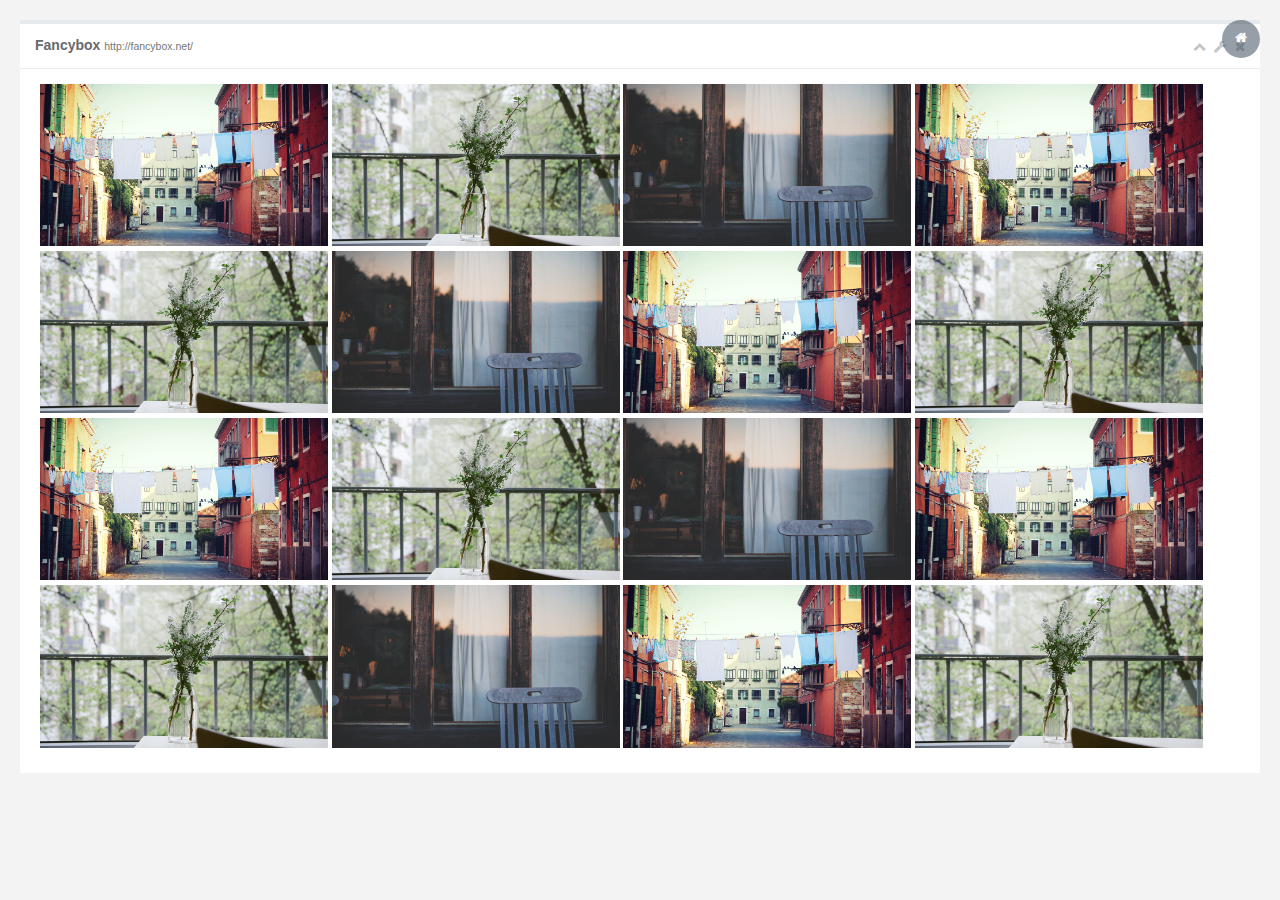
<file: mvc-ui/src/main/resource/hplus/basic_gallery.html>
<!DOCTYPE html>
<html>


<!-- Mirrored from www.zi-han.net/theme/hplus/basic_gallery.html by HTTrack Website Copier/3.x [XR&CO'2014], Wed, 20 Jan 2016 14:20:06 GMT -->
<head>

    <meta charset="utf-8">
    <meta name="viewport" content="width=device-width, initial-scale=1.0">


    <title>H+ 后台主题UI框架 - 基本图库</title>
    <meta name="keywords" content="H+后台主题,后台bootstrap框架,会员中心主题,后台HTML,响应式后台">
    <meta name="description" content="H+是一个完全响应式，基于Bootstrap3最新版本开发的扁平化主题，她采用了主流的左右两栏式布局，使用了Html5+CSS3等现代技术">

    <link rel="shortcut icon" href="favicon.ico"> <link href="css/bootstrap.min14ed.css?v=3.3.6" rel="stylesheet">
    <link href="css/font-awesome.min93e3.css?v=4.4.0" rel="stylesheet">
    <link href="js/plugins/fancybox/jquery.fancybox.css" rel="stylesheet">
    <link href="css/animate.min.css" rel="stylesheet">
    <link href="css/style.min862f.css?v=4.1.0" rel="stylesheet">

</head>

<body class="gray-bg">
    <div class="wrapper wrapper-content">
        <div class="row">
            <div class="col-sm-12">
                <div class="ibox float-e-margins">
                    <div class="ibox-title">
                        <h5>Fancybox <small>http://fancybox.net/</small></h5>
                        <div class="ibox-tools">
                            <a class="collapse-link">
                                <i class="fa fa-chevron-up"></i>
                            </a>
                            <a class="dropdown-toggle" data-toggle="dropdown" href="basic_gallery.html#">
                                <i class="fa fa-wrench"></i>
                            </a>
                            <ul class="dropdown-menu dropdown-user">
                                <li><a href="basic_gallery.html#">选项1</a>
                                </li>
                                <li><a href="basic_gallery.html#">选项2</a>
                                </li>
                            </ul>
                            <a class="close-link">
                                <i class="fa fa-times"></i>
                            </a>
                        </div>
                    </div>
                    <div class="ibox-content">

                        <a class="fancybox" href="img/p1.jpg" title="图片1">
                            <img alt="image" src="img/p_big1.jpg" />
                        </a>
                        <a class="fancybox" href="img/p2.jpg" title="图片2">
                            <img alt="image" src="img/p_big2.jpg" />
                        </a>
                        <a class="fancybox" href="img/p3.jpg" title="图片3">
                            <img alt="image" src="img/p_big3.jpg" />
                        </a>
                        <a class="fancybox" href="img/p1.jpg" title="图片4">
                            <img alt="image" src="img/p_big1.jpg" />
                        </a>
                        <a class="fancybox" href="img/p2.jpg" title="图片5">
                            <img alt="image" src="img/p_big2.jpg" />
                        </a>
                        <a class="fancybox" href="img/p3.jpg" title="图片6">
                            <img alt="image" src="img/p_big3.jpg" />
                        </a>
                        <a class="fancybox" href="img/p1.jpg" title="图片7">
                            <img alt="image" src="img/p_big1.jpg" />
                        </a>
                        <a class="fancybox" href="img/p2.jpg" title="图片8">
                            <img alt="image" src="img/p_big2.jpg" />
                        </a>
                        <a class="fancybox" href="img/p1.jpg" title="图片9">
                            <img alt="image" src="img/p_big1.jpg" />
                        </a>
                        <a class="fancybox" href="img/p2.jpg" title="图片10">
                            <img alt="image" src="img/p_big2.jpg" />
                        </a>
                        <a class="fancybox" href="img/p3.jpg" title="图片11">
                            <img alt="image" src="img/p_big3.jpg" />
                        </a>
                        <a class="fancybox" href="img/p1.jpg" title="图片12">
                            <img alt="image" src="img/p_big1.jpg" />
                        </a>
                        <a class="fancybox" href="img/p2.jpg" title="图片13">
                            <img alt="image" src="img/p_big2.jpg" />
                        </a>
                        <a class="fancybox" href="img/p3.jpg" title="图片14">
                            <img alt="image" src="img/p_big3.jpg" />
                        </a>
                        <a class="fancybox" href="img/p1.jpg" title="图片15">
                            <img alt="image" src="img/p_big1.jpg" />
                        </a>
                        <a class="fancybox" href="img/p2.jpg" title="图片16">
                            <img alt="image" src="img/p_big2.jpg" />
                        </a>


                    </div>
                </div>
            </div>

        </div>
    </div>
    <script src="js/jquery.min.js?v=2.1.4"></script>
    <script src="js/bootstrap.min.js?v=3.3.6"></script>
    <script src="js/plugins/peity/jquery.peity.min.js"></script>
    <script src="js/content.min.js?v=1.0.0"></script>
    <script src="js/plugins/fancybox/jquery.fancybox.js"></script>
    <script>
        $(document).ready(function(){$(".fancybox").fancybox({openEffect:"none",closeEffect:"none"})});
    </script>

    <script type="text/javascript" src="http://tajs.qq.com/stats?sId=9051096" charset="UTF-8"></script>
</body>


<!-- Mirrored from www.zi-han.net/theme/hplus/basic_gallery.html by HTTrack Website Copier/3.x [XR&CO'2014], Wed, 20 Jan 2016 14:20:18 GMT -->
</html>
</file>
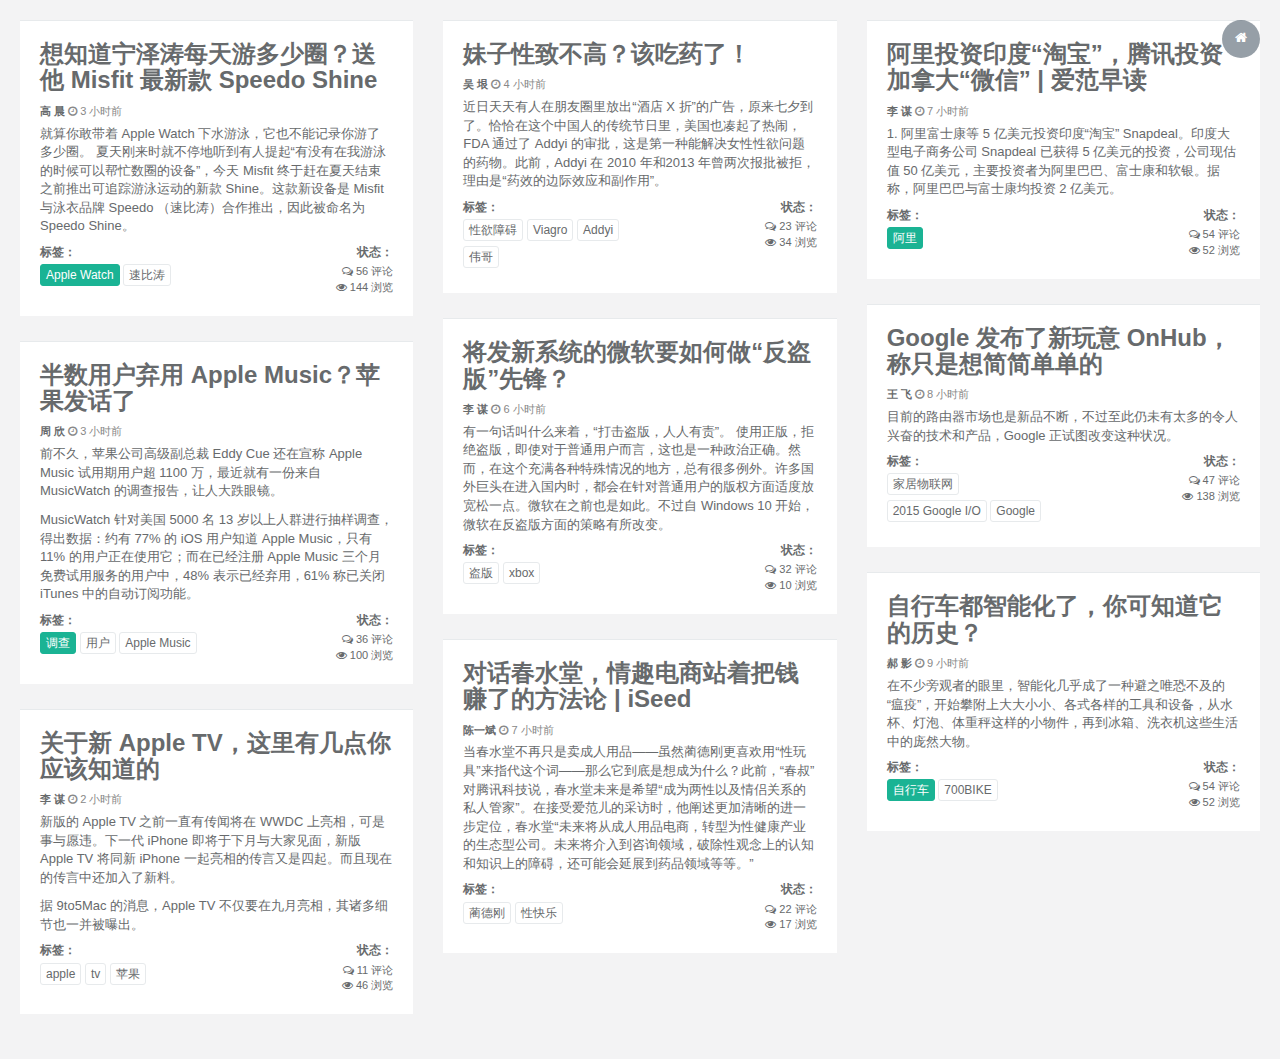
<file: mvc-ui/src/main/resource/hplus/blog.html>
<!DOCTYPE html>
<html>


<!-- Mirrored from www.zi-han.net/theme/hplus/blog.html by HTTrack Website Copier/3.x [XR&CO'2014], Wed, 20 Jan 2016 14:19:47 GMT -->
<head>

    <meta charset="utf-8">
    <meta name="viewport" content="width=device-width, initial-scale=1.0">


    <title>H+ 后台主题UI框架 - 文章列表</title>
    <meta name="keywords" content="H+后台主题,后台bootstrap框架,会员中心主题,后台HTML,响应式后台">
    <meta name="description" content="H+是一个完全响应式，基于Bootstrap3最新版本开发的扁平化主题，她采用了主流的左右两栏式布局，使用了Html5+CSS3等现代技术">

    <link rel="shortcut icon" href="favicon.ico"> <link href="css/bootstrap.min14ed.css?v=3.3.6" rel="stylesheet">
    <link href="css/font-awesome.min93e3.css?v=4.4.0" rel="stylesheet">

    <link href="css/animate.min.css" rel="stylesheet">
    <link href="css/style.min862f.css?v=4.1.0" rel="stylesheet">

</head>

<body class="gray-bg">
    <div class="wrapper wrapper-content  animated fadeInRight blog">
        <div class="row">
            <div class="col-lg-4">
                <div class="ibox">
                    <div class="ibox-content">
                        <a href="article.html" class="btn-link">
                            <h2>
                                    想知道宁泽涛每天游多少圈？送他 Misfit 最新款 Speedo Shine
                                </h2>
                        </a>
                        <div class="small m-b-xs">
                            <strong>高 晨</strong> <span class="text-muted"><i class="fa fa-clock-o"></i> 3 小时前</span>
                        </div>
                        <p>
                            就算你敢带着 Apple Watch 下水游泳，它也不能记录你游了多少圈。 夏天刚来时就不停地听到有人提起“有没有在我游泳的时候可以帮忙数圈的设备”，今天 Misfit 终于赶在夏天结束之前推出可追踪游泳运动的新款 Shine。这款新设备是 Misfit 与泳衣品牌 Speedo （速比涛）合作推出，因此被命名为 Speedo Shine。
                        </p>
                        <div class="row">
                            <div class="col-md-6">
                                <h5>标签：</h5>
                                <button class="btn btn-primary btn-xs" type="button">Apple Watch</button>
                                <button class="btn btn-white btn-xs" type="button">速比涛</button>
                            </div>
                            <div class="col-md-6">
                                <div class="small text-right">
                                    <h5>状态：</h5>
                                    <div> <i class="fa fa-comments-o"> </i> 56 评论 </div>
                                    <i class="fa fa-eye"> </i> 144 浏览
                                </div>
                            </div>
                        </div>
                    </div>
                </div>
                <div class="ibox">
                    <div class="ibox-content">
                        <a href="article.html" class="btn-link">
                            <h2>
                                    半数用户弃用 Apple Music？苹果发话了
                                </h2>
                        </a>
                        <div class="small m-b-xs">
                            <strong>周 欣</strong> <span class="text-muted"><i class="fa fa-clock-o"></i> 3 小时前</span>
                        </div>
                        <p>
                            前不久，苹果公司高级副总裁 Eddy Cue 还在宣称 Apple Music 试用期用户超 1100 万，最近就有一份来自 MusicWatch 的调查报告，让人大跌眼镜。


                        </p>
                        <p>
                            MusicWatch 针对美国 5000 名 13 岁以上人群进行抽样调查，得出数据：约有 77% 的 iOS 用户知道 Apple Music，只有 11% 的用户正在使用它；而在已经注册 Apple Music 三个月免费试用服务的用户中，48% 表示已经弃用，61% 称已关闭 iTunes 中的自动订阅功能。
                        </p>
                        <div class="row">
                            <div class="col-md-6">
                                <h5>标签：</h5>
                                <button class="btn btn-primary btn-xs" type="button">调查</button>
                                <button class="btn btn-white btn-xs" type="button">用户</button>
                                <button class="btn btn-white btn-xs" type="button">Apple Music</button>
                            </div>
                            <div class="col-md-6">
                                <div class="small text-right">
                                    <h5>状态：</h5>
                                    <div> <i class="fa fa-comments-o"> </i> 36 评论 </div>
                                    <i class="fa fa-eye"> </i> 100 浏览
                                </div>
                            </div>
                        </div>
                    </div>
                </div>
                <div class="ibox">
                    <div class="ibox-content">
                        <a href="article.html" class="btn-link">
                            <h2>
                                    关于新 Apple TV，这里有几点你应该知道的
                                </h2>
                        </a>
                        <div class="small m-b-xs">
                            <strong>李 谋</strong> <span class="text-muted"><i class="fa fa-clock-o"></i> 2 小时前</span>
                        </div>
                        <p>
                            新版的 Apple TV 之前一直有传闻将在 WWDC 上亮相，可是事与愿违。下一代 iPhone 即将于下月与大家见面，新版 Apple TV 将同新 iPhone 一起亮相的传言又是四起。而且现在的传言中还加入了新料。</p>
                        <p>

                            据 9to5Mac 的消息，Apple TV 不仅要在九月亮相，其诸多细节也一并被曝出。
                        </p>
                        <div class="row">
                            <div class="col-md-6">
                                <h5>标签：</h5>
                                <button class="btn btn-white btn-xs" type="button">apple</button>
                                <button class="btn btn-white btn-xs" type="button">tv</button>
                                <button class="btn btn-white btn-xs" type="button">苹果</button>
                            </div>
                            <div class="col-md-6">
                                <div class="small text-right">
                                    <h5>状态：</h5>
                                    <div> <i class="fa fa-comments-o"> </i> 11 评论 </div>
                                    <i class="fa fa-eye"> </i> 46 浏览
                                </div>
                            </div>
                        </div>
                    </div>
                </div>
            </div>
            <div class="col-lg-4">
                <div class="ibox">
                    <div class="ibox-content">
                        <a href="article.html" class="btn-link">
                            <h2>
                                    妹子性致不高？该吃药了！
                                </h2>
                        </a>
                        <div class="small m-b-xs">
                            <strong>吴 垠</strong> <span class="text-muted"><i class="fa fa-clock-o"></i> 4 小时前</span>
                        </div>
                        <p>
                            近日天天有人在朋友圈里放出“酒店 X 折”的广告，原来七夕到了。恰恰在这个中国人的传统节日里，美国也凑起了热闹，FDA 通过了 Addyi 的审批，这是第一种能解决女性性欲问题的药物。此前，Addyi 在 2010 年和2013 年曾两次报批被拒，理由是“药效的边际效应和副作用”。</p>
                        <div class="row">
                            <div class="col-md-6">
                                <h5>标签：</h5>
                                <button class="btn btn-white btn-xs" type="button">性欲障碍</button>
                                <button class="btn btn-white btn-xs" type="button">Viagro</button>
                                <button class="btn btn-white btn-xs" type="button">Addyi</button>
                                <button class="btn btn-white btn-xs" type="button">伟哥</button>
                            </div>
                            <div class="col-md-6">
                                <div class="small text-right">
                                    <h5>状态：</h5>
                                    <div> <i class="fa fa-comments-o"> </i> 23 评论 </div>
                                    <i class="fa fa-eye"> </i> 34 浏览
                                </div>
                            </div>
                        </div>
                    </div>
                </div>
                <div class="ibox">
                    <div class="ibox-content">
                        <a href="article.html" class="btn-link">
                            <h2>

将发新系统的微软要如何做“反盗版”先锋？
                                </h2>
                        </a>
                        <div class="small m-b-xs">
                            <strong>李 谋</strong> <span class="text-muted"><i class="fa fa-clock-o"></i> 6 小时前</span>
                        </div>
                        <p>
                            有一句话叫什么来着，“打击盗版，人人有责”。 使用正版，拒绝盗版，即使对于普通用户而言，这也是一种政治正确。然而，在这个充满各种特殊情况的地方，总有很多例外。许多国外巨头在进入国内时，都会在针对普通用户的版权方面适度放宽松一点。微软在之前也是如此。不过自 Windows 10 开始，微软在反盗版方面的策略有所改变。
                        </p>
                        <div class="row">
                            <div class="col-md-6">
                                <h5>标签：</h5>
                                <button class="btn btn-white btn-xs" type="button">盗版</button>
                                <button class="btn btn-white btn-xs" type="button">xbox</button>
                            </div>
                            <div class="col-md-6">
                                <div class="small text-right">
                                    <h5>状态：</h5>
                                    <div> <i class="fa fa-comments-o"> </i> 32 评论 </div>
                                    <i class="fa fa-eye"> </i> 10 浏览
                                </div>
                            </div>
                        </div>
                    </div>
                </div>
                <div class="ibox">
                    <div class="ibox-content">
                        <a href="article.html" class="btn-link">
                            <h2>
                                    对话春水堂，情趣电商站着把钱赚了的方法论 | iSeed
                                </h2>
                        </a>
                        <div class="small m-b-xs">
                            <strong>陈一斌</strong> <span class="text-muted"><i class="fa fa-clock-o"></i> 7 小时前</span>
                        </div>
                        <p>
                            当春水堂不再只是卖成人用品——虽然蔺德刚更喜欢用“性玩具”来指代这个词——那么它到底是想成为什么？此前，“春叔”对腾讯科技说，春水堂未来是希望“成为两性以及情侣关系的私人管家”。在接受爱范儿的采访时，他阐述更加清晰的进一步定位，春水堂“未来将从成人用品电商，转型为性健康产业的生态型公司。未来将介入到咨询领域，破除性观念上的认知和知识上的障碍，还可能会延展到药品领域等等。”
                        </p>
                        <div class="row">
                            <div class="col-md-6">
                                <h5>标签：</h5>
                                <button class="btn btn-white btn-xs" type="button">蔺德刚</button>
                                <button class="btn btn-white btn-xs" type="button">性快乐</button>

                            </div>
                            <div class="col-md-6">
                                <div class="small text-right">
                                    <h5>状态：</h5>
                                    <div> <i class="fa fa-comments-o"> </i> 22 评论 </div>
                                    <i class="fa fa-eye"> </i> 17 浏览
                                </div>
                            </div>
                        </div>
                    </div>
                </div>
            </div>
            <div class="col-lg-4">
                <div class="ibox">
                    <div class="ibox-content">
                        <a href="article.html" class="btn-link">
                            <h2>
                                    阿里投资印度“淘宝”，腾讯投资加拿大“微信” | 爱范早读
                                </h2>
                        </a>
                        <div class="small m-b-xs">
                            <strong>李 谋</strong> <span class="text-muted"><i class="fa fa-clock-o"></i>  7 小时前</span>
                        </div>
                        <p>
                            1. 阿里富士康等 5 亿美元投资印度“淘宝” Snapdeal。印度大型电子商务公司 Snapdeal 已获得 5 亿美元的投资，公司现估值 50 亿美元，主要投资者为阿里巴巴、富士康和软银。据称，阿里巴巴与富士康均投资 2 亿美元。
                        </p>
                        <div class="row">
                            <div class="col-md-6">
                                <h5>标签：</h5>
                                <button class="btn btn-primary btn-xs" type="button">阿里</button>
                            </div>
                            <div class="col-md-6">
                                <div class="small text-right">
                                    <h5>状态：</h5>
                                    <div> <i class="fa fa-comments-o"> </i> 54 评论 </div>
                                    <i class="fa fa-eye"> </i> 52 浏览
                                </div>
                            </div>
                        </div>
                    </div>
                </div>
                <div class="ibox">
                    <div class="ibox-content">
                        <a href="article.html" class="btn-link">
                            <h2>
                                    Google 发布了新玩意 OnHub，称只是想简简单单的
                                </h2>
                        </a>
                        <div class="small m-b-xs">
                            <strong>王 飞</strong> <span class="text-muted"><i class="fa fa-clock-o"></i> 8 小时前</span>
                        </div>
                        <p>
                            目前的路由器市场也是新品不断，不过至此仍未有太多的令人兴奋的技术和产品，Google 正试图改变这种状况。
                        </p>
                        <div class="row">
                            <div class="col-md-6">
                                <h5>标签：</h5>
                                <button class="btn btn-white btn-xs" type="button">家居物联网</button>
                                <button class="btn btn-white btn-xs" type="button">2015 Google I/O</button>
                                <button class="btn btn-white btn-xs" type="button">Google</button>
                            </div>
                            <div class="col-md-6">
                                <div class="small text-right">
                                    <h5>状态：</h5>
                                    <div> <i class="fa fa-comments-o"> </i> 47 评论 </div>
                                    <i class="fa fa-eye"> </i> 138 浏览
                                </div>
                            </div>
                        </div>
                    </div>
                </div>
                <div class="ibox">
                    <div class="ibox-content">
                        <a href="article.html" class="btn-link">
                            <h2>
                                    自行车都智能化了，你可知道它的历史？
                                </h2>
                        </a>
                        <div class="small m-b-xs">
                            <strong>郝 影</strong> <span class="text-muted"><i class="fa fa-clock-o"></i> 9 小时前</span>
                        </div>
                        <p>
                            在不少旁观者的眼里，智能化几乎成了一种避之唯恐不及的“瘟疫”，开始攀附上大大小小、各式各样的工具和设备，从水杯、灯泡、体重秤这样的小物件，再到冰箱、洗衣机这些生活中的庞然大物。
                        </p>
                        <div class="row">
                            <div class="col-md-6">
                                <h5>标签：</h5>
                                <button class="btn btn-primary btn-xs" type="button">自行车</button>
                                <button class="btn btn-white btn-xs" type="button">700BIKE</button>
                            </div>
                            <div class="col-md-6">
                                <div class="small text-right">
                                    <h5>状态：</h5>
                                    <div> <i class="fa fa-comments-o"> </i> 54 评论 </div>
                                    <i class="fa fa-eye"> </i> 52 浏览
                                </div>
                            </div>
                        </div>
                    </div>
                </div>
            </div>
        </div>
    </div>
    <script src="js/jquery.min.js?v=2.1.4"></script>
    <script src="js/bootstrap.min.js?v=3.3.6"></script>
    <script src="js/content.min.js?v=1.0.0"></script>
    <script type="text/javascript" src="http://tajs.qq.com/stats?sId=9051096" charset="UTF-8"></script>
</body>


<!-- Mirrored from www.zi-han.net/theme/hplus/blog.html by HTTrack Website Copier/3.x [XR&CO'2014], Wed, 20 Jan 2016 14:19:47 GMT -->
</html>
</file>
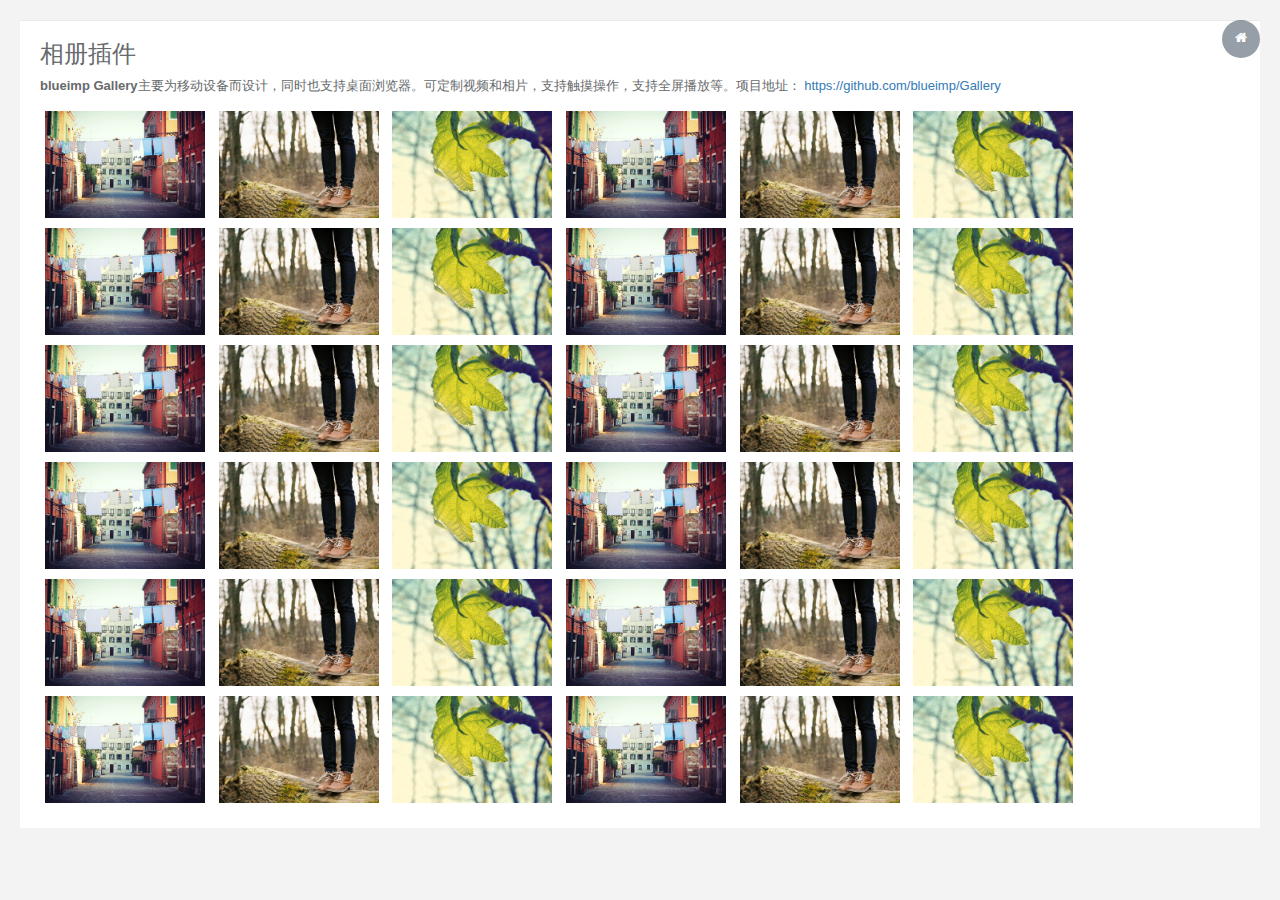
<file: mvc-ui/src/main/resource/hplus/blueimp.html>
<!DOCTYPE html>
<html>


<!-- Mirrored from www.zi-han.net/theme/hplus/blueimp.html by HTTrack Website Copier/3.x [XR&CO'2014], Wed, 20 Jan 2016 14:20:18 GMT -->
<head>

    <meta charset="utf-8">
    <meta name="viewport" content="width=device-width, initial-scale=1.0">


    <title>H+ 后台主题UI框架 - Blueimp相册</title>
    <meta name="keywords" content="H+后台主题,后台bootstrap框架,会员中心主题,后台HTML,响应式后台">
    <meta name="description" content="H+是一个完全响应式，基于Bootstrap3最新版本开发的扁平化主题，她采用了主流的左右两栏式布局，使用了Html5+CSS3等现代技术">

    <link rel="shortcut icon" href="favicon.ico"> <link href="css/bootstrap.min14ed.css?v=3.3.6" rel="stylesheet">
    <link href="css/font-awesome.min93e3.css?v=4.4.0" rel="stylesheet">
    <link href="css/plugins/blueimp/css/blueimp-gallery.min.css" rel="stylesheet">

    <link href="css/animate.min.css" rel="stylesheet">
    <link href="css/style.min862f.css?v=4.1.0" rel="stylesheet">

    <style>
        .lightBoxGallery img {
            margin: 5px;
            width: 160px;
        }
    </style>

</head>

<body class="gray-bg">
    <div class="wrapper wrapper-content">
        <div class="row">
            <div class="col-lg-12">
                <div class="ibox float-e-margins">

                    <div class="ibox-content">

                        <h2>相册插件</h2>
                        <p>
                            <strong>blueimp Gallery</strong>主要为移动设备而设计，同时也支持桌面浏览器。可定制视频和相片，支持触摸操作，支持全屏播放等。项目地址： <a href="https://github.com/blueimp/Gallery" target="_blank">https://github.com/blueimp/Gallery</a>
                        </p>

                        <div class="lightBoxGallery">
                            <a href="img/p_big1.jpg" title="图片" data-gallery=""><img src="img/p1.jpg"></a>
                            <a href="img/p_big2.jpg" title="图片" data-gallery=""><img src="img/p2.jpg"></a>
                            <a href="img/p_big3.jpg" title="图片" data-gallery=""><img src="img/p3.jpg"></a>
                            <a href="img/p_big1.jpg" title="图片" data-gallery=""><img src="img/p1.jpg"></a>
                            <a href="img/p_big2.jpg" title="图片" data-gallery=""><img src="img/p2.jpg"></a>
                            <a href="img/p_big3.jpg" title="图片" data-gallery=""><img src="img/p3.jpg"></a>
                            <a href="img/p_big1.jpg" title="图片" data-gallery=""><img src="img/p1.jpg"></a>
                            <a href="img/p_big2.jpg" title="图片" data-gallery=""><img src="img/p2.jpg"></a>
                            <a href="img/p_big3.jpg" title="图片" data-gallery=""><img src="img/p3.jpg"></a>
                            <a href="img/p_big1.jpg" title="图片" data-gallery=""><img src="img/p1.jpg"></a>
                            <a href="img/p_big2.jpg" title="图片" data-gallery=""><img src="img/p2.jpg"></a>
                            <a href="img/p_big3.jpg" title="图片" data-gallery=""><img src="img/p3.jpg"></a>
                            <a href="img/p_big1.jpg" title="图片" data-gallery=""><img src="img/p1.jpg"></a>
                            <a href="img/p_big2.jpg" title="图片" data-gallery=""><img src="img/p2.jpg"></a>
                            <a href="img/p_big3.jpg" title="图片" data-gallery=""><img src="img/p3.jpg"></a>
                            <a href="img/p_big1.jpg" title="图片" data-gallery=""><img src="img/p1.jpg"></a>
                            <a href="img/p_big2.jpg" title="图片" data-gallery=""><img src="img/p2.jpg"></a>
                            <a href="img/p_big3.jpg" title="图片" data-gallery=""><img src="img/p3.jpg"></a>
                            <a href="img/p_big1.jpg" title="图片" data-gallery=""><img src="img/p1.jpg"></a>
                            <a href="img/p_big2.jpg" title="图片" data-gallery=""><img src="img/p2.jpg"></a>
                            <a href="img/p_big3.jpg" title="图片" data-gallery=""><img src="img/p3.jpg"></a>
                            <a href="img/p_big1.jpg" title="图片" data-gallery=""><img src="img/p1.jpg"></a>
                            <a href="img/p_big2.jpg" title="图片" data-gallery=""><img src="img/p2.jpg"></a>
                            <a href="img/p_big3.jpg" title="图片" data-gallery=""><img src="img/p3.jpg"></a>
                            <a href="img/p_big1.jpg" title="图片" data-gallery=""><img src="img/p1.jpg"></a>
                            <a href="img/p_big2.jpg" title="图片" data-gallery=""><img src="img/p2.jpg"></a>
                            <a href="img/p_big3.jpg" title="图片" data-gallery=""><img src="img/p3.jpg"></a>
                            <a href="img/p_big1.jpg" title="图片" data-gallery=""><img src="img/p1.jpg"></a>
                            <a href="img/p_big2.jpg" title="图片" data-gallery=""><img src="img/p2.jpg"></a>
                            <a href="img/p_big3.jpg" title="图片" data-gallery=""><img src="img/p3.jpg"></a>
                            <a href="img/p_big1.jpg" title="图片" data-gallery=""><img src="img/p1.jpg"></a>
                            <a href="img/p_big2.jpg" title="图片" data-gallery=""><img src="img/p2.jpg"></a>
                            <a href="img/p_big3.jpg" title="图片" data-gallery=""><img src="img/p3.jpg"></a>
                            <a href="img/p_big1.jpg" title="图片" data-gallery=""><img src="img/p1.jpg"></a>
                            <a href="img/p_big2.jpg" title="图片" data-gallery=""><img src="img/p2.jpg"></a>
                            <a href="img/p_big3.jpg" title="图片" data-gallery=""><img src="img/p3.jpg"></a>

                            <div id="blueimp-gallery" class="blueimp-gallery">
                                <div class="slides"></div>
                                <h3 class="title"></h3>
                                <a class="prev"><</a>
                                <a class="next">></a>
                                <a class="close">×</a>
                                <a class="play-pause"></a>
                                <ol class="indicator"></ol>
                            </div>
                        </div>
                    </div>
                </div>
            </div>
        </div>
    </div>
    <script src="js/jquery.min.js?v=2.1.4"></script>
    <script src="js/bootstrap.min.js?v=3.3.6"></script>
    <script src="js/content.min.js?v=1.0.0"></script>
    <script src="js/plugins/blueimp/jquery.blueimp-gallery.min.js"></script>
    <script type="text/javascript" src="http://tajs.qq.com/stats?sId=9051096" charset="UTF-8"></script>
</body>


<!-- Mirrored from www.zi-han.net/theme/hplus/blueimp.html by HTTrack Website Copier/3.x [XR&CO'2014], Wed, 20 Jan 2016 14:20:19 GMT -->
</html>
</file>
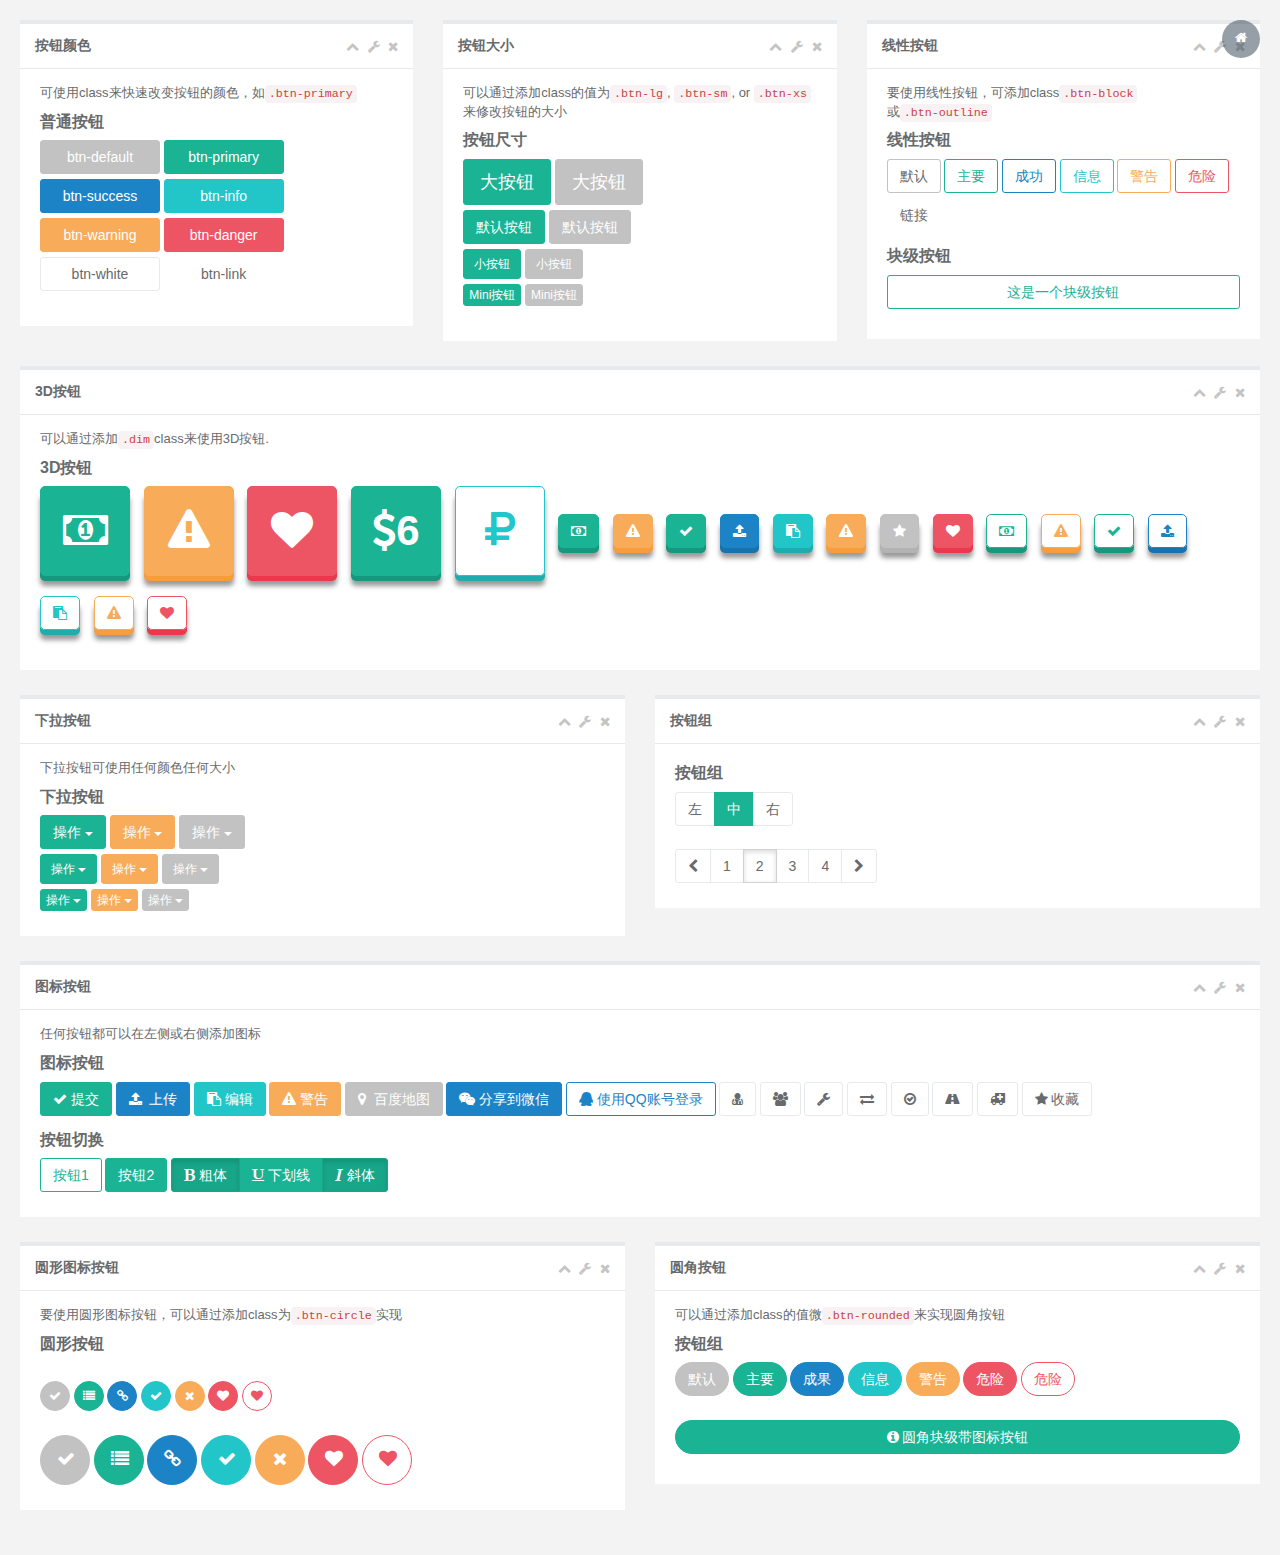
<file: mvc-ui/src/main/resource/hplus/buttons.html>
<!DOCTYPE html>
<html>


<!-- Mirrored from www.zi-han.net/theme/hplus/buttons.html by HTTrack Website Copier/3.x [XR&CO'2014], Wed, 20 Jan 2016 14:19:53 GMT -->
<head>

    <meta charset="utf-8">
    <meta name="viewport" content="width=device-width, initial-scale=1.0">


    <title>H+ 后台主题UI框架 - 按钮</title>
    <meta name="keywords" content="H+后台主题,后台bootstrap框架,会员中心主题,后台HTML,响应式后台">
    <meta name="description" content="H+是一个完全响应式，基于Bootstrap3最新版本开发的扁平化主题，她采用了主流的左右两栏式布局，使用了Html5+CSS3等现代技术">

    <link rel="shortcut icon" href="favicon.ico"> <link href="css/bootstrap.min14ed.css?v=3.3.6" rel="stylesheet">
    <link href="css/font-awesome.min93e3.css?v=4.4.0" rel="stylesheet">

    <link href="css/animate.min.css" rel="stylesheet">
    <link href="css/style.min862f.css?v=4.1.0" rel="stylesheet">

</head>

<body class="gray-bg">
    <div class="row wrapper wrapper-content animated fadeInRight">
        <div class="col-sm-4">
            <div class="ibox float-e-margins">
                <div class="ibox-title">
                    <h5>按钮颜色</h5>
                    <div class="ibox-tools">
                        <a class="collapse-link">
                            <i class="fa fa-chevron-up"></i>
                        </a>
                        <a class="dropdown-toggle" data-toggle="dropdown" href="buttons.html#">
                            <i class="fa fa-wrench"></i>
                        </a>
                        <ul class="dropdown-menu dropdown-user">
                            <li><a href="buttons.html#">选项1</a>
                            </li>
                            <li><a href="buttons.html#">选项2</a>
                            </li>
                        </ul>
                        <a class="close-link">
                            <i class="fa fa-times"></i>
                        </a>
                    </div>
                </div>
                <div class="ibox-content">
                    <p>
                        可使用class来快速改变按钮的颜色，如<code>.btn-primary</code>
                    </p>

                    <h3 class="font-bold">
                            普通按钮
                        </h3>
                    <p>
                        <button type="button" class="btn btn-w-m btn-default">btn-default</button>
                        <button type="button" class="btn btn-w-m btn-primary">btn-primary</button>
                        <button type="button" class="btn btn-w-m btn-success">btn-success</button>
                        <button type="button" class="btn btn-w-m btn-info">btn-info</button>
                        <button type="button" class="btn btn-w-m btn-warning">btn-warning</button>
                        <button type="button" class="btn btn-w-m btn-danger">btn-danger</button>
                        <button type="button" class="btn btn-w-m btn-white">btn-white</button>
                        <button type="button" class="btn btn-w-m btn-link">btn-link</button>
                    </p>
                </div>
            </div>
        </div>
        <div class="col-sm-4">
            <div class="ibox float-e-margins">
                <div class="ibox-title">
                    <h5>按钮大小</h5>
                    <div class="ibox-tools">
                        <a class="collapse-link">
                            <i class="fa fa-chevron-up"></i>
                        </a>
                        <a class="dropdown-toggle" data-toggle="dropdown" href="buttons.html#">
                            <i class="fa fa-wrench"></i>
                        </a>
                        <ul class="dropdown-menu dropdown-user">
                            <li><a href="buttons.html#">选项1</a>
                            </li>
                            <li><a href="buttons.html#">选项2</a>
                            </li>
                        </ul>
                        <a class="close-link">
                            <i class="fa fa-times"></i>
                        </a>
                    </div>
                </div>
                <div class="ibox-content">
                    <p>
                        可以通过添加class的值为<code>.btn-lg</code>, <code>.btn-sm</code>, or <code>.btn-xs</code>来修改按钮的大小
                    </p>
                    <h3 class="font-bold">按钮尺寸</h3>
                    <p>
                        <button type="button" class="btn btn-primary btn-lg">大按钮</button>
                        <button type="button" class="btn btn-default btn-lg">大按钮</button>
                        <br/>
                        <button type="button" class="btn btn-primary">默认按钮</button>
                        <button type="button" class="btn btn-default">默认按钮</button>
                        <br/>
                        <button type="button" class="btn btn-primary btn-sm">小按钮</button>
                        <button type="button" class="btn btn-default btn-sm">小按钮</button>
                        <br/>
                        <button type="button" class="btn btn-primary btn-xs">Mini按钮</button>
                        <button type="button" class="btn btn-default btn-xs">Mini按钮</button>
                    </p>
                </div>
            </div>
        </div>
        <div class="col-sm-4">
            <div class="ibox float-e-margins">
                <div class="ibox-title">
                    <h5>线性按钮</h5>
                    <div class="ibox-tools">
                        <a class="collapse-link">
                            <i class="fa fa-chevron-up"></i>
                        </a>
                        <a class="dropdown-toggle" data-toggle="dropdown" href="buttons.html#">
                            <i class="fa fa-wrench"></i>
                        </a>
                        <ul class="dropdown-menu dropdown-user">
                            <li><a href="buttons.html#">选项1</a>
                            </li>
                            <li><a href="buttons.html#">选项2</a>
                            </li>
                        </ul>
                        <a class="close-link">
                            <i class="fa fa-times"></i>
                        </a>
                    </div>
                </div>
                <div class="ibox-content">
                    <p>
                        要使用线性按钮，可添加class<code>.btn-block</code>或<code>.btn-outline</code>
                    </p>

                    <h3 class="font-bold">线性按钮</h3>
                    <p>
                        <button type="button" class="btn btn-outline btn-default">默认</button>
                        <button type="button" class="btn btn-outline btn-primary">主要</button>
                        <button type="button" class="btn btn-outline btn-success">成功</button>
                        <button type="button" class="btn btn-outline btn-info">信息</button>
                        <button type="button" class="btn btn-outline btn-warning">警告</button>
                        <button type="button" class="btn btn-outline btn-danger">危险</button>
                        <button type="button" class="btn btn-outline btn-link">链接</button>
                    </p>
                    <h3 class="font-bold">块级按钮</h3>
                    <p>
                        <button type="button" class="btn btn-block btn-outline btn-primary">这是一个块级按钮</button>
                    </p>
                </div>
            </div>
        </div>
        <div class="col-sm-12">
            <div class="ibox float-e-margins">
                <div class="ibox-title">
                    <h5>3D按钮</h5>
                    <div class="ibox-tools">
                        <a class="collapse-link">
                            <i class="fa fa-chevron-up"></i>
                        </a>
                        <a class="dropdown-toggle" data-toggle="dropdown" href="buttons.html#">
                            <i class="fa fa-wrench"></i>
                        </a>
                        <ul class="dropdown-menu dropdown-user">
                            <li><a href="buttons.html#">选项1</a>
                            </li>
                            <li><a href="buttons.html#">选项2</a>
                            </li>
                        </ul>
                        <a class="close-link">
                            <i class="fa fa-times"></i>
                        </a>
                    </div>
                </div>
                <div class="ibox-content">
                    <p>
                        可以通过添加<code>.dim</code>class来使用3D按钮.
                    </p>
                    <h3 class="font-bold">3D按钮</h3>

                    <button class="btn btn-primary dim btn-large-dim" type="button"><i class="fa fa-money"></i>
                    </button>
                    <button class="btn btn-warning dim btn-large-dim" type="button"><i class="fa fa-warning"></i>
                    </button>
                    <button class="btn btn-danger  dim btn-large-dim" type="button"><i class="fa fa-heart"></i>
                    </button>
                    <button class="btn btn-primary  dim btn-large-dim" type="button"><i class="fa fa-dollar"></i>6</button>
                    <button class="btn btn-info  dim btn-large-dim btn-outline" type="button"><i class="fa fa-ruble"></i>
                    </button>
                    <button class="btn btn-primary dim" type="button"><i class="fa fa-money"></i>
                    </button>
                    <button class="btn btn-warning dim" type="button"><i class="fa fa-warning"></i>
                    </button>
                    <button class="btn btn-primary dim" type="button"><i class="fa fa-check"></i>
                    </button>
                    <button class="btn btn-success  dim" type="button"><i class="fa fa-upload"></i>
                    </button>
                    <button class="btn btn-info  dim" type="button"><i class="fa fa-paste"></i>
                    </button>
                    <button class="btn btn-warning  dim" type="button"><i class="fa fa-warning"></i>
                    </button>
                    <button class="btn btn-default  dim " type="button"><i class="fa fa-star"></i>
                    </button>
                    <button class="btn btn-danger  dim " type="button"><i class="fa fa-heart"></i>
                    </button>

                    <button class="btn btn-outline btn-primary dim" type="button"><i class="fa fa-money"></i>
                    </button>
                    <button class="btn btn-outline btn-warning dim" type="button"><i class="fa fa-warning"></i>
                    </button>
                    <button class="btn btn-outline btn-primary dim" type="button"><i class="fa fa-check"></i>
                    </button>
                    <button class="btn btn-outline btn-success  dim" type="button"><i class="fa fa-upload"></i>
                    </button>
                    <button class="btn btn-outline btn-info  dim" type="button"><i class="fa fa-paste"></i>
                    </button>
                    <button class="btn btn-outline btn-warning  dim" type="button"><i class="fa fa-warning"></i>
                    </button>
                    <button class="btn btn-outline btn-danger  dim " type="button"><i class="fa fa-heart"></i>
                    </button>

                </div>
            </div>
        </div>
        <div class="col-sm-12">
            <div class="row">
                <div class="col-sm-6">
                    <div class="ibox float-e-margins">
                        <div class="ibox-title">
                            <h5>下拉按钮</h5>
                            <div class="ibox-tools">
                                <a class="collapse-link">
                                    <i class="fa fa-chevron-up"></i>
                                </a>
                                <a class="dropdown-toggle" data-toggle="dropdown" href="buttons.html#">
                                    <i class="fa fa-wrench"></i>
                                </a>
                                <ul class="dropdown-menu dropdown-user">
                                    <li><a href="buttons.html#">选项1</a>
                                    </li>
                                    <li><a href="buttons.html#">选项2</a>
                                    </li>
                                </ul>
                                <a class="close-link">
                                    <i class="fa fa-times"></i>
                                </a>
                            </div>
                        </div>
                        <div class="ibox-content">
                            <p>
                                下拉按钮可使用任何颜色任何大小
                            </p>

                            <h3 class="font-bold">下拉按钮</h3>
                            <div class="btn-group">
                                <button data-toggle="dropdown" class="btn btn-primary dropdown-toggle">操作 <span class="caret"></span>
                                </button>
                                <ul class="dropdown-menu">
                                    <li><a href="buttons.html#">置顶</a>
                                    </li>
                                    <li><a href="buttons.html#" class="font-bold">修改</a>
                                    </li>
                                    <li><a href="buttons.html#">禁用</a>
                                    </li>
                                    <li class="divider"></li>
                                    <li><a href="buttons.html#">删除</a>
                                    </li>
                                </ul>
                            </div>
                            <div class="btn-group">
                                <button data-toggle="dropdown" class="btn btn-warning dropdown-toggle">操作 <span class="caret"></span>
                                </button>
                                <ul class="dropdown-menu">
                                    <li><a href="buttons.html#">置顶</a>
                                    </li>
                                    <li><a href="buttons.html#">修改</a>
                                    </li>
                                    <li><a href="buttons.html#">禁用</a>
                                    </li>
                                    <li class="divider"></li>
                                    <li><a href="buttons.html#">删除</a>
                                    </li>
                                </ul>
                            </div>
                            <div class="btn-group">
                                <button data-toggle="dropdown" class="btn btn-default dropdown-toggle">操作 <span class="caret"></span>
                                </button>
                                <ul class="dropdown-menu">
                                    <li><a href="buttons.html#">置顶</a>
                                    </li>
                                    <li><a href="buttons.html#" class="font-bold">修改</a>
                                    </li>
                                    <li><a href="buttons.html#">禁用</a>
                                    </li>
                                    <li class="divider"></li>
                                    <li><a href="buttons.html#">删除</a>
                                    </li>
                                </ul>
                            </div>

                            <br/>
                            <div class="btn-group">
                                <button data-toggle="dropdown" class="btn btn-primary btn-sm dropdown-toggle">操作 <span class="caret"></span>
                                </button>
                                <ul class="dropdown-menu">
                                    <li><a href="buttons.html#">置顶</a>
                                    </li>
                                    <li><a href="buttons.html#" class="font-bold">修改</a>
                                    </li>
                                    <li><a href="buttons.html#">禁用</a>
                                    </li>
                                    <li class="divider"></li>
                                    <li><a href="buttons.html#">删除</a>
                                    </li>
                                </ul>
                            </div>
                            <div class="btn-group">
                                <button data-toggle="dropdown" class="btn btn-warning btn-sm dropdown-toggle">操作 <span class="caret"></span>
                                </button>
                                <ul class="dropdown-menu">
                                    <li><a href="buttons.html#">置顶</a>
                                    </li>
                                    <li><a href="buttons.html#" class="font-bold">修改</a>
                                    </li>
                                    <li><a href="buttons.html#">禁用</a>
                                    </li>
                                    <li class="divider"></li>
                                    <li><a href="buttons.html#">删除</a>
                                    </li>
                                </ul>
                            </div>
                            <div class="btn-group">
                                <button data-toggle="dropdown" class="btn btn-default btn-sm dropdown-toggle">操作 <span class="caret"></span>
                                </button>
                                <ul class="dropdown-menu">
                                    <li><a href="buttons.html#">置顶</a>
                                    </li>
                                    <li><a href="buttons.html#" class="font-bold">修改</a>
                                    </li>
                                    <li><a href="buttons.html#">禁用</a>
                                    </li>
                                    <li class="divider"></li>
                                    <li><a href="buttons.html#">删除</a>
                                    </li>
                                </ul>
                            </div>
                            <br/>
                            <div class="btn-group">
                                <button data-toggle="dropdown" class="btn btn-primary btn-xs dropdown-toggle">操作 <span class="caret"></span>
                                </button>
                                <ul class="dropdown-menu">
                                    <li><a href="buttons.html#">置顶</a>
                                    </li>
                                    <li><a href="buttons.html#" class="font-bold">修改</a>
                                    </li>
                                    <li><a href="buttons.html#">禁用</a>
                                    </li>
                                    <li class="divider"></li>
                                    <li><a href="buttons.html#">删除</a>
                                    </li>
                                </ul>
                            </div>
                            <div class="btn-group">
                                <button data-toggle="dropdown" class="btn btn-warning btn-xs dropdown-toggle">操作 <span class="caret"></span>
                                </button>
                                <ul class="dropdown-menu">
                                    <li><a href="buttons.html#">置顶</a>
                                    </li>
                                    <li><a href="buttons.html#" class="font-bold">修改</a>
                                    </li>
                                    <li><a href="buttons.html#">禁用</a>
                                    </li>
                                    <li class="divider"></li>
                                    <li><a href="buttons.html#">删除</a>
                                    </li>
                                </ul>
                            </div>
                            <div class="btn-group">
                                <button data-toggle="dropdown" class="btn btn-default btn-xs dropdown-toggle">操作 <span class="caret"></span>
                                </button>
                                <ul class="dropdown-menu">
                                    <li><a href="buttons.html#">置顶</a>
                                    </li>
                                    <li><a href="buttons.html#" class="font-bold">修改</a>
                                    </li>
                                    <li><a href="buttons.html#">禁用</a>
                                    </li>
                                    <li class="divider"></li>
                                    <li><a href="buttons.html#">删除</a>
                                    </li>
                                </ul>
                            </div>
                        </div>
                    </div>
                </div>
                <div class="col-sm-6">
                    <div class="ibox float-e-margins">
                        <div class="ibox-title">
                            <h5>按钮组</h5>
                            <div class="ibox-tools">
                                <a class="collapse-link">
                                    <i class="fa fa-chevron-up"></i>
                                </a>
                                <a class="dropdown-toggle" data-toggle="dropdown" href="buttons.html#">
                                    <i class="fa fa-wrench"></i>
                                </a>
                                <ul class="dropdown-menu dropdown-user">
                                    <li><a href="buttons.html#">选项1</a>
                                    </li>
                                    <li><a href="buttons.html#">选项2</a>
                                    </li>
                                </ul>
                                <a class="close-link">
                                    <i class="fa fa-times"></i>
                                </a>
                            </div>
                        </div>
                        <div class="ibox-content">

                            <h3 class="font-bold">按钮组</h3>
                            <div class="btn-group">
                                <button class="btn btn-white" type="button">左</button>
                                <button class="btn btn-primary" type="button">中</button>
                                <button class="btn btn-white" type="button">右</button>
                            </div>
                            <br/>
                            <br/>
                            <div class="btn-group">
                                <button type="button" class="btn btn-white"><i class="fa fa-chevron-left"></i>
                                </button>
                                <button class="btn btn-white">1</button>
                                <button class="btn btn-white  active">2</button>
                                <button class="btn btn-white">3</button>
                                <button class="btn btn-white">4</button>
                                <button type="button" class="btn btn-white"><i class="fa fa-chevron-right"></i>
                                </button>
                            </div>
                        </div>
                    </div>
                </div>
            </div>
            <div class="ibox float-e-margins">
                <div class="ibox-title">
                    <h5>图标按钮 </h5>
                    <div class="ibox-tools">
                        <a class="collapse-link">
                            <i class="fa fa-chevron-up"></i>
                        </a>
                        <a class="dropdown-toggle" data-toggle="dropdown" href="buttons.html#">
                            <i class="fa fa-wrench"></i>
                        </a>
                        <ul class="dropdown-menu dropdown-user">
                            <li><a href="buttons.html#">选项1</a>
                            </li>
                            <li><a href="buttons.html#">选项2</a>
                            </li>
                        </ul>
                        <a class="close-link">
                            <i class="fa fa-times"></i>
                        </a>
                    </div>
                </div>
                <div class="ibox-content">
                    <p>
                        任何按钮都可以在左侧或右侧添加图标
                    </p>

                    <h3 class="font-bold">图标按钮</h3>
                    <p>
                        <button class="btn btn-primary " type="button"><i class="fa fa-check"></i>&nbsp;提交</button>
                        <button class="btn btn-success " type="button"><i class="fa fa-upload"></i>&nbsp;&nbsp;<span class="bold">上传</span>
                        </button>
                        <button class="btn btn-info " type="button"><i class="fa fa-paste"></i> 编辑</button>
                        <button class="btn btn-warning " type="button"><i class="fa fa-warning"></i> <span class="bold">警告</span>
                        </button>
                        <button class="btn btn-default " type="button"><i class="fa fa-map-marker"></i>&nbsp;&nbsp;百度地图</button>

                        <a class="btn btn-success">
                            <i class="fa fa-weixin"> </i> 分享到微信
                        </a>
                        <a class="btn btn-success btn-outline">
                            <i class="fa fa-qq"> </i> 使用QQ账号登录
                        </a>
                        <a class="btn btn-white btn-bitbucket">
                            <i class="fa fa-user-md"></i>
                        </a>
                        <a class="btn btn-white btn-bitbucket">
                            <i class="fa fa-group"></i>
                        </a>
                        <a class="btn btn-white btn-bitbucket">
                            <i class="fa fa-wrench"></i>
                        </a>
                        <a class="btn btn-white btn-bitbucket">
                            <i class="fa fa-exchange"></i>
                        </a>
                        <a class="btn btn-white btn-bitbucket">
                            <i class="fa fa-check-circle-o"></i>
                        </a>
                        <a class="btn btn-white btn-bitbucket">
                            <i class="fa fa-road"></i>
                        </a>
                        <a class="btn btn-white btn-bitbucket">
                            <i class="fa fa-ambulance"></i>
                        </a>
                        <a class="btn btn-white btn-bitbucket">
                            <i class="fa fa-star"></i> 收藏
                        </a>
                    </p>

                    <h3 class="font-bold">按钮切换</h3>
                    <button data-toggle="button" class="btn btn-primary btn-outline" type="button">按钮1</button>
                    <button data-toggle="button" class="btn btn-primary" type="button">按钮2</button>
                    <div data-toggle="buttons-checkbox" class="btn-group">
                        <button class="btn btn-primary active" type="button"><i class="fa fa-bold"></i> 粗体</button>
                        <button class="btn btn-primary" type="button"><i class="fa fa-underline"></i> 下划线</button>
                        <button class="btn btn-primary active" type="button"><i class="fa fa-italic"></i> 斜体</button>
                    </div>
                </div>
            </div>
        </div>
        <div class="col-sm-12">
            <div class="row">
                <div class="col-sm-6">
                    <div class="ibox float-e-margins">
                        <div class="ibox-title">
                            <h5>圆形图标按钮</h5>
                            <div class="ibox-tools">
                                <a class="collapse-link">
                                    <i class="fa fa-chevron-up"></i>
                                </a>
                                <a class="dropdown-toggle" data-toggle="dropdown" href="buttons.html#">
                                    <i class="fa fa-wrench"></i>
                                </a>
                                <ul class="dropdown-menu dropdown-user">
                                    <li><a href="buttons.html#">选项1</a>
                                    </li>
                                    <li><a href="buttons.html#">选项2</a>
                                    </li>
                                </ul>
                                <a class="close-link">
                                    <i class="fa fa-times"></i>
                                </a>
                            </div>
                        </div>
                        <div class="ibox-content">
                            <p>
                                要使用圆形图标按钮，可以通过添加class为<code>.btn-circle</code>实现
                            </p>

                            <h3 class="font-bold">圆形按钮</h3>
                            <br/>
                            <button class="btn btn-default btn-circle" type="button"><i class="fa fa-check"></i>
                            </button>
                            <button class="btn btn-primary btn-circle" type="button"><i class="fa fa-list"></i>
                            </button>
                            <button class="btn btn-success btn-circle" type="button"><i class="fa fa-link"></i>
                            </button>
                            <button class="btn btn-info btn-circle" type="button"><i class="fa fa-check"></i>
                            </button>
                            <button class="btn btn-warning btn-circle" type="button"><i class="fa fa-times"></i>
                            </button>
                            <button class="btn btn-danger btn-circle" type="button"><i class="fa fa-heart"></i>
                            </button>
                            <button class="btn btn-danger btn-circle btn-outline" type="button"><i class="fa fa-heart"></i>
                            </button>
                            <br/>
                            <br/>
                            <button class="btn btn-default btn-circle btn-lg" type="button"><i class="fa fa-check"></i>
                            </button>
                            <button class="btn btn-primary btn-circle btn-lg" type="button"><i class="fa fa-list"></i>
                            </button>
                            <button class="btn btn-success btn-circle btn-lg" type="button"><i class="fa fa-link"></i>
                            </button>
                            <button class="btn btn-info btn-circle btn-lg" type="button"><i class="fa fa-check"></i>
                            </button>
                            <button class="btn btn-warning btn-circle btn-lg" type="button"><i class="fa fa-times"></i>
                            </button>
                            <button class="btn btn-danger btn-circle btn-lg" type="button"><i class="fa fa-heart"></i>
                            </button>
                            <button class="btn btn-danger btn-circle btn-lg btn-outline" type="button"><i class="fa fa-heart"></i>
                            </button>

                        </div>
                    </div>
                </div>
                <div class="col-sm-6">
                    <div class="ibox float-e-margins">
                        <div class="ibox-title">
                            <h5>圆角按钮</h5>
                            <div class="ibox-tools">
                                <a class="collapse-link">
                                    <i class="fa fa-chevron-up"></i>
                                </a>
                                <a class="dropdown-toggle" data-toggle="dropdown" href="buttons.html#">
                                    <i class="fa fa-wrench"></i>
                                </a>
                                <ul class="dropdown-menu dropdown-user">
                                    <li><a href="buttons.html#">选项1</a>
                                    </li>
                                    <li><a href="buttons.html#">选项2</a>
                                    </li>
                                </ul>
                                <a class="close-link">
                                    <i class="fa fa-times"></i>
                                </a>
                            </div>
                        </div>
                        <div class="ibox-content">
                            <p>
                                可以通过添加class的值微<code>.btn-rounded</code>来实现圆角按钮
                            </p>

                            <h3 class="font-bold">按钮组</h3>
                            <p>
                                <a class="btn btn-default btn-rounded" href="buttons.html#">默认</a>
                                <a class="btn btn-primary btn-rounded" href="buttons.html#">主要</a>
                                <a class="btn btn-success btn-rounded" href="buttons.html#">成果</a>
                                <a class="btn btn-info btn-rounded" href="buttons.html#">信息</a>
                                <a class="btn btn-warning btn-rounded" href="buttons.html#">警告</a>
                                <a class="btn btn-danger btn-rounded" href="buttons.html#">危险</a>
                                <a class="btn btn-danger btn-rounded btn-outline" href="buttons.html#">危险</a>
                                <br/>
                                <br/>
                                <a class="btn btn-primary btn-rounded btn-block" href="buttons.html#"><i class="fa fa-info-circle"></i> 圆角块级带图标按钮</a>
                            </p>
                        </div>
                    </div>
                </div>

            </div>
        </div>
    </div>
    <script src="js/jquery.min.js?v=2.1.4"></script>
    <script src="js/bootstrap.min.js?v=3.3.6"></script>
    <script src="js/content.min.js?v=1.0.0"></script>
    <script type="text/javascript" src="http://tajs.qq.com/stats?sId=9051096" charset="UTF-8"></script>
</body>


<!-- Mirrored from www.zi-han.net/theme/hplus/buttons.html by HTTrack Website Copier/3.x [XR&CO'2014], Wed, 20 Jan 2016 14:19:53 GMT -->
</html>
</file>
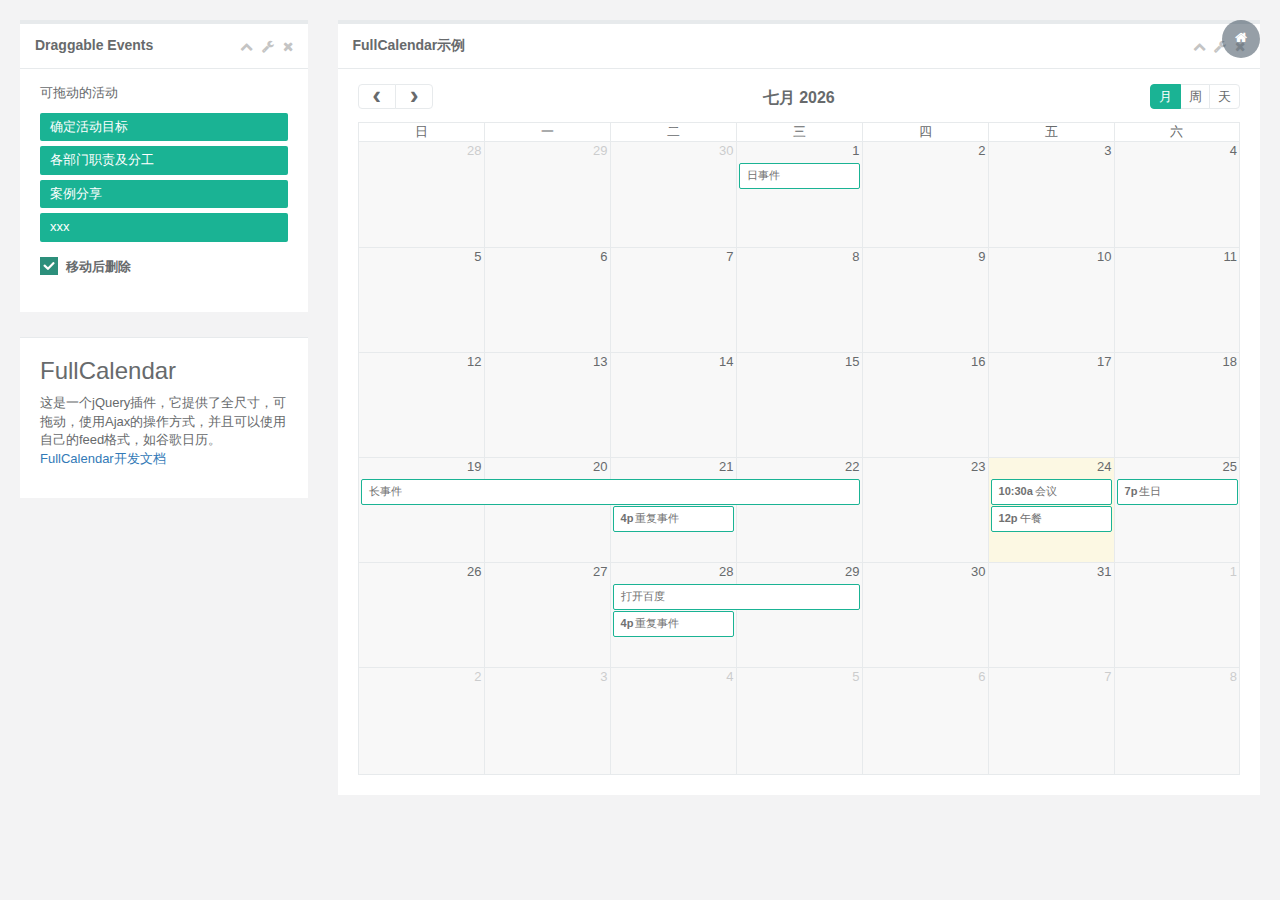
<file: mvc-ui/src/main/resource/hplus/calendar.html>
<!DOCTYPE html>
<html>


<!-- Mirrored from www.zi-han.net/theme/hplus/calendar.html by HTTrack Website Copier/3.x [XR&CO'2014], Wed, 20 Jan 2016 14:19:44 GMT -->
<head>

    <meta charset="utf-8">
    <meta name="viewport" content="width=device-width, initial-scale=1.0">


    <title>H+ 后台主题UI框架 - 日历</title>
    <meta name="keywords" content="H+后台主题,后台bootstrap框架,会员中心主题,后台HTML,响应式后台">
    <meta name="description" content="H+是一个完全响应式，基于Bootstrap3最新版本开发的扁平化主题，她采用了主流的左右两栏式布局，使用了Html5+CSS3等现代技术">

    <link rel="shortcut icon" href="favicon.ico"> <link href="css/bootstrap.min14ed.css?v=3.3.6" rel="stylesheet">
    <link href="css/font-awesome.min93e3.css?v=4.4.0" rel="stylesheet">

    <link href="css/plugins/iCheck/custom.css" rel="stylesheet">

    <link href="css/plugins/fullcalendar/fullcalendar.css" rel="stylesheet">
    <link href="css/plugins/fullcalendar/fullcalendar.print.css" rel="stylesheet">

    <link href="css/animate.min.css" rel="stylesheet">
    <link href="css/style.min862f.css?v=4.1.0" rel="stylesheet">

</head>

<body class="gray-bg">
    <div class="wrapper wrapper-content">
        <div class="row animated fadeInDown">
            <div class="col-sm-3">
                <div class="ibox float-e-margins">
                    <div class="ibox-title">
                        <h5>Draggable Events</h5>
                        <div class="ibox-tools">
                            <a class="collapse-link">
                                <i class="fa fa-chevron-up"></i>
                            </a>
                            <a class="dropdown-toggle" data-toggle="dropdown" href="calendar.html#">
                                <i class="fa fa-wrench"></i>
                            </a>
                            <ul class="dropdown-menu dropdown-user">
                                <li><a href="calendar.html#">选项1</a>
                                </li>
                                <li><a href="calendar.html#">选项2</a>
                                </li>
                            </ul>
                            <a class="close-link">
                                <i class="fa fa-times"></i>
                            </a>
                        </div>
                    </div>
                    <div class="ibox-content">
                        <div id='external-events'>
                            <p>可拖动的活动</p>
                            <div class='external-event navy-bg'>确定活动目标</div>
                            <div class='external-event navy-bg'>各部门职责及分工</div>
                            <div class='external-event navy-bg'>案例分享</div>
                            <div class='external-event navy-bg'>xxx</div>
                            <p class="m-t">
                                <input type='checkbox' id='drop-remove' class="i-checks" checked />
                                <label for='drop-remove'>移动后删除</label>
                            </p>
                        </div>
                    </div>
                </div>
                <div class="ibox float-e-margins">
                    <div class="ibox-content">
                        <h2>FullCalendar</h2> 这是一个jQuery插件，它提供了全尺寸，可拖动，使用Ajax的操作方式，并且可以使用自己的feed格式，如谷歌日历。
                        <p>
                            <a href="http://arshaw.com/fullcalendar/" target="_blank">FullCalendar开发文档</a>
                        </p>
                    </div>
                </div>
            </div>
            <div class="col-sm-9">
                <div class="ibox float-e-margins">
                    <div class="ibox-title">
                        <h5>FullCalendar示例 </h5>
                        <div class="ibox-tools">
                            <a class="collapse-link">
                                <i class="fa fa-chevron-up"></i>
                            </a>
                            <a class="dropdown-toggle" data-toggle="dropdown" href="calendar.html#">
                                <i class="fa fa-wrench"></i>
                            </a>
                            <ul class="dropdown-menu dropdown-user">
                                <li><a href="calendar.html#">选项1</a>
                                </li>
                                <li><a href="calendar.html#">选项2</a>
                                </li>
                            </ul>
                            <a class="close-link">
                                <i class="fa fa-times"></i>
                            </a>
                        </div>
                    </div>
                    <div class="ibox-content">
                        <div id="calendar"></div>
                    </div>
                </div>
            </div>
        </div>
    </div>

    <script src="js/jquery.min.js?v=2.1.4"></script>
    <script src="js/bootstrap.min.js?v=3.3.6"></script>
    <script src="js/content.min.js?v=1.0.0"></script>
    <script src="js/jquery-ui.custom.min.js"></script>
    <script src="js/plugins/iCheck/icheck.min.js"></script>
    <script src="js/plugins/fullcalendar/fullcalendar.min.js"></script>
    <script>
        $(document).ready(function(){$(".i-checks").iCheck({checkboxClass:"icheckbox_square-green",radioClass:"iradio_square-green",});$("#external-events div.external-event").each(function(){var d={title:$.trim($(this).text())};$(this).data("eventObject",d);$(this).draggable({zIndex:999,revert:true,revertDuration:0})});var b=new Date();var c=b.getDate();var a=b.getMonth();var e=b.getFullYear();$("#calendar").fullCalendar({header:{left:"prev,next",center:"title",right:"month,agendaWeek,agendaDay"},editable:true,droppable:true,drop:function(g,h){var f=$(this).data("eventObject");var d=$.extend({},f);d.start=g;d.allDay=h;$("#calendar").fullCalendar("renderEvent",d,true);if($("#drop-remove").is(":checked")){$(this).remove()}},events:[{title:"日事件",start:new Date(e,a,1)},{title:"长事件",start:new Date(e,a,c-5),end:new Date(e,a,c-2),},{id:999,title:"重复事件",start:new Date(e,a,c-3,16,0),allDay:false,},{id:999,title:"重复事件",start:new Date(e,a,c+4,16,0),allDay:false},{title:"会议",start:new Date(e,a,c,10,30),allDay:false},{title:"午餐",start:new Date(e,a,c,12,0),end:new Date(e,a,c,14,0),allDay:false},{title:"生日",start:new Date(e,a,c+1,19,0),end:new Date(e,a,c+1,22,30),allDay:false},{title:"打开百度",start:new Date(e,a,28),end:new Date(e,a,29),url:"http://baidu.com/"}],})});
    </script>
    <script type="text/javascript" src="http://tajs.qq.com/stats?sId=9051096" charset="UTF-8"></script>
</body>


<!-- Mirrored from www.zi-han.net/theme/hplus/calendar.html by HTTrack Website Copier/3.x [XR&CO'2014], Wed, 20 Jan 2016 14:19:45 GMT -->
</html>
</file>
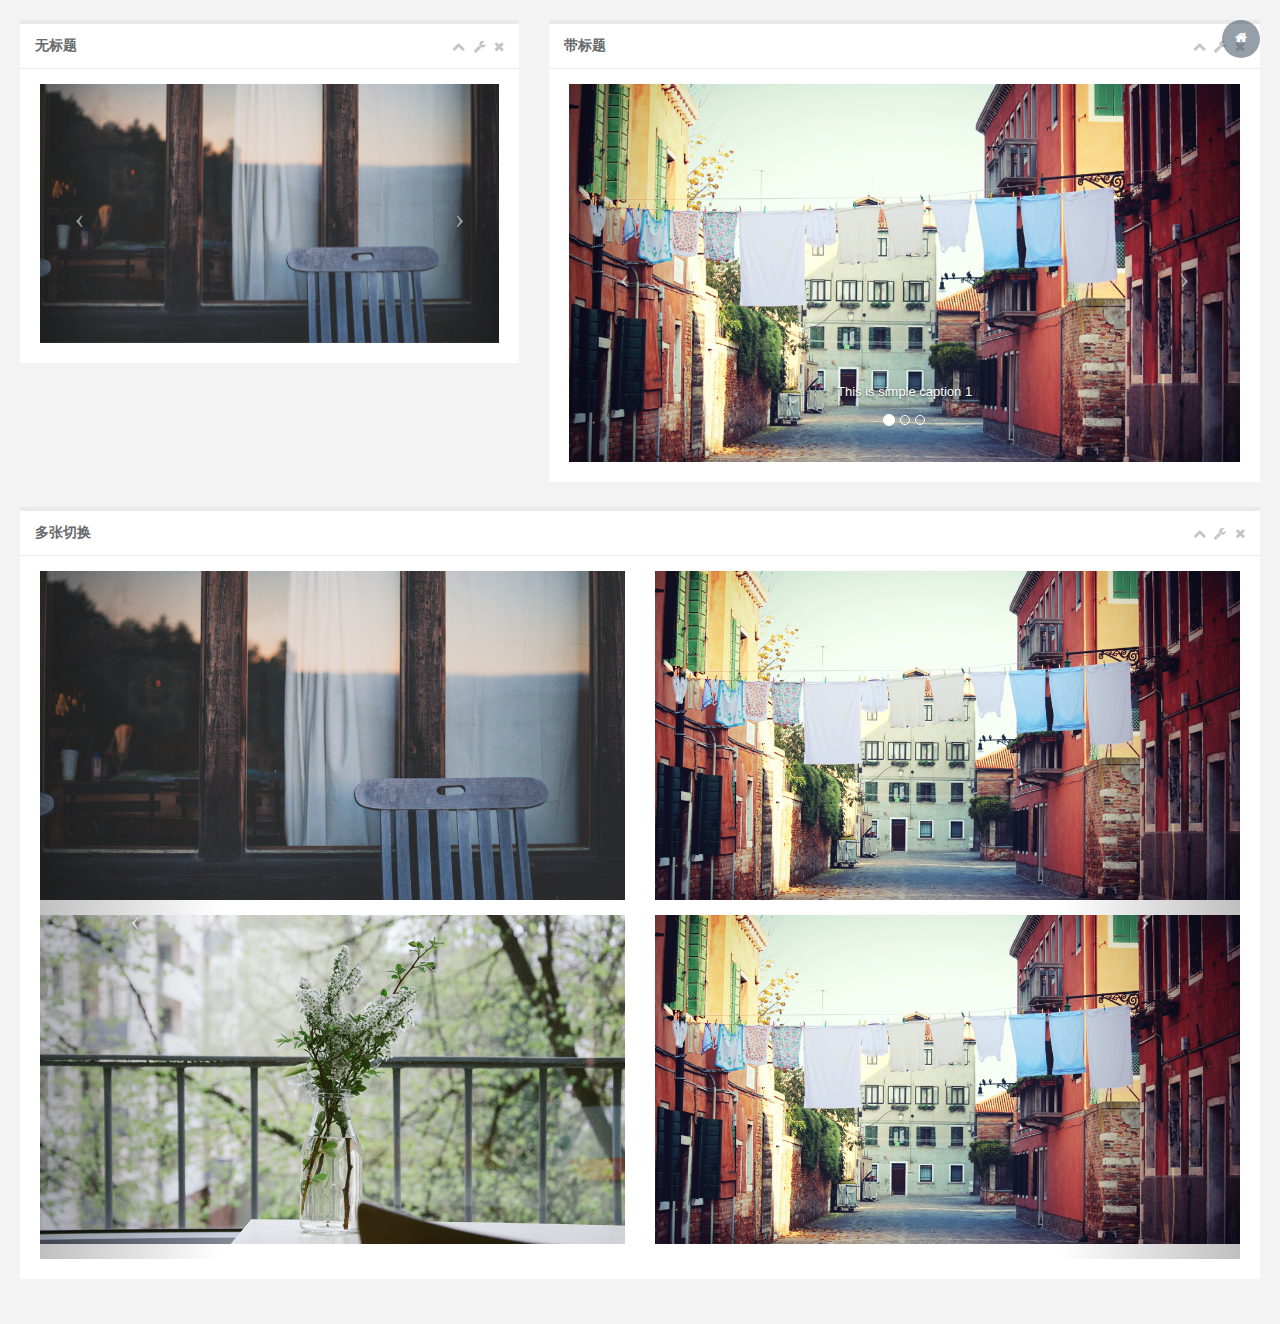
<file: mvc-ui/src/main/resource/hplus/carousel.html>
<!DOCTYPE html>
<html>


<!-- Mirrored from www.zi-han.net/theme/hplus/carousel.html by HTTrack Website Copier/3.x [XR&CO'2014], Wed, 20 Jan 2016 14:20:18 GMT -->
<head>

    <meta charset="utf-8">
    <meta name="viewport" content="width=device-width, initial-scale=1.0">


    <title>H+ 后台主题UI框架 - 图片切换</title>
    <meta name="keywords" content="H+后台主题,后台bootstrap框架,会员中心主题,后台HTML,响应式后台">
    <meta name="description" content="H+是一个完全响应式，基于Bootstrap3最新版本开发的扁平化主题，她采用了主流的左右两栏式布局，使用了Html5+CSS3等现代技术">

    <link rel="shortcut icon" href="favicon.ico"> <link href="css/bootstrap.min14ed.css?v=3.3.6" rel="stylesheet">
    <link href="css/font-awesome.min93e3.css?v=4.4.0" rel="stylesheet">

    <link href="css/animate.min.css" rel="stylesheet">
    <link href="css/style.min862f.css?v=4.1.0" rel="stylesheet">

</head>

<body class="gray-bg">
    <div class="wrapper wrapper-content">
        <div class="row">
            <div class="col-sm-5">
                <div class="ibox float-e-margins">
                    <div class="ibox-title">
                        <h5>无标题</h5>
                        <div class="ibox-tools">
                            <a class="collapse-link">
                                <i class="fa fa-chevron-up"></i>
                            </a>
                            <a class="dropdown-toggle" data-toggle="dropdown" href="carousel.html#">
                                <i class="fa fa-wrench"></i>
                            </a>
                            <ul class="dropdown-menu dropdown-user">
                                <li><a href="carousel.html#">选项1</a>
                                </li>
                                <li><a href="carousel.html#">选项2</a>
                                </li>
                            </ul>
                            <a class="close-link">
                                <i class="fa fa-times"></i>
                            </a>
                        </div>
                    </div>
                    <div class="ibox-content">
                        <div class="carousel slide" id="carousel1">
                            <div class="carousel-inner">
                                <div class="item active">
                                    <img alt="image" class="img-responsive" src="img/p_big3.jpg">
                                </div>
                                <div class="item">
                                    <img alt="image" class="img-responsive" src="img/p_big1.jpg">
                                </div>
                                <div class="item ">
                                    <img alt="image" class="img-responsive" src="img/p_big2.jpg">
                                </div>

                            </div>
                            <a data-slide="prev" href="carousel.html#carousel1" class="left carousel-control">
                                <span class="icon-prev"></span>
                            </a>
                            <a data-slide="next" href="carousel.html#carousel1" class="right carousel-control">
                                <span class="icon-next"></span>
                            </a>
                        </div>
                    </div>
                </div>
            </div>
            <div class="col-sm-7">
                <div class="ibox float-e-margins">
                    <div class="ibox-title">
                        <h5>带标题</h5>
                        <div class="ibox-tools">
                            <a class="collapse-link">
                                <i class="fa fa-chevron-up"></i>
                            </a>
                            <a class="dropdown-toggle" data-toggle="dropdown" href="carousel.html#">
                                <i class="fa fa-wrench"></i>
                            </a>
                            <ul class="dropdown-menu dropdown-user">
                                <li><a href="carousel.html#">选项1</a>
                                </li>
                                <li><a href="carousel.html#">选项2</a>
                                </li>
                            </ul>
                            <a class="close-link">
                                <i class="fa fa-times"></i>
                            </a>
                        </div>
                    </div>
                    <div class="ibox-content ">
                        <div class="carousel slide" id="carousel2">
                            <ol class="carousel-indicators">
                                <li data-slide-to="0" data-target="#carousel2" class="active"></li>
                                <li data-slide-to="1" data-target="#carousel2"></li>
                                <li data-slide-to="2" data-target="#carousel2" class=""></li>
                            </ol>
                            <div class="carousel-inner">
                                <div class="item active">
                                    <img alt="image" class="img-responsive" src="img/p_big1.jpg">
                                    <div class="carousel-caption">
                                        <p>This is simple caption 1</p>
                                    </div>
                                </div>
                                <div class="item ">
                                    <img alt="image" class="img-responsive" src="img/p_big3.jpg">
                                    <div class="carousel-caption">
                                        <p>This is simple caption 2</p>
                                    </div>
                                </div>
                                <div class="item">
                                    <img alt="image" class="img-responsive" src="img/p_big2.jpg">
                                    <div class="carousel-caption">
                                        <p>This is simple caption 3</p>
                                    </div>
                                </div>
                            </div>
                            <a data-slide="prev" href="carousel.html#carousel2" class="left carousel-control">
                                <span class="icon-prev"></span>
                            </a>
                            <a data-slide="next" href="carousel.html#carousel2" class="right carousel-control">
                                <span class="icon-next"></span>
                            </a>
                        </div>
                    </div>
                </div>
            </div>

        </div>
        <div class="row">
            <div class="col-sm-12">
                <div class="ibox float-e-margins">
                    <div class="ibox-title">
                        <h5>多张切换</h5>
                        <div class="ibox-tools">
                            <a class="collapse-link">
                                <i class="fa fa-chevron-up"></i>
                            </a>
                            <a class="dropdown-toggle" data-toggle="dropdown" href="carousel.html#">
                                <i class="fa fa-wrench"></i>
                            </a>
                            <ul class="dropdown-menu dropdown-user">
                                <li><a href="carousel.html#">选项1</a>
                                </li>
                                <li><a href="carousel.html#">选项2</a>
                                </li>
                            </ul>
                            <a class="close-link">
                                <i class="fa fa-times"></i>
                            </a>
                        </div>
                    </div>
                    <div class="ibox-content">
                        <div class="carousel slide" id="carousel3">
                            <div class="carousel-inner">
                                <div class="item gallery active left">
                                    <div class="row">
                                        <div class="col-sm-6">
                                            <img alt="image" class="img-responsive" src="img/p_big1.jpg">
                                        </div>
                                        <div class="col-sm-6">
                                            <img alt="image" class="img-responsive" src="img/p_big2.jpg">
                                        </div>
                                        <div class="col-sm-6">
                                            <img alt="image" class="img-responsive" src="img/p_big3.jpg">
                                        </div>
                                        <div class="col-sm-6">
                                            <img alt="image" class="img-responsive" src="img/p_big1.jpg">
                                        </div>
                                    </div>
                                </div>
                                <div class="item gallery next left">
                                    <div class="row">
                                        <div class="col-sm-6">
                                            <img alt="image" class="img-responsive" src="img/p_big3.jpg">
                                        </div>
                                        <div class="col-sm-6">
                                            <img alt="image" class="img-responsive" src="img/p_big1.jpg">
                                        </div>
                                        <div class="col-sm-6">
                                            <img alt="image" class="img-responsive" src="img/p_big2.jpg">
                                        </div>
                                        <div class="col-sm-6">
                                            <img alt="image" class="img-responsive" src="img/p_big1.jpg">
                                        </div>
                                    </div>
                                </div>
                                <div class="item gallery">
                                    <div class="row">
                                        <div class="col-sm-6">
                                            <img alt="image" class="img-responsive" src="img/p_big2.jpg">
                                        </div>
                                        <div class="col-sm-6">
                                            <img alt="image" class="img-responsive" src="img/p_big3.jpg">
                                        </div>
                                        <div class="col-sm-6">
                                            <img alt="image" class="img-responsive" src="img/p_big1.jpg">
                                        </div>
                                        <div class="col-sm-6">
                                            <img alt="image" class="img-responsive" src="img/p_big2.jpg">
                                        </div>
                                    </div>
                                </div>
                            </div>
                            <a data-slide="prev" href="carousel.html#carousel3" class="left carousel-control">
                                <span class="icon-prev"></span>
                            </a>
                            <a data-slide="next" href="carousel.html#carousel3" class="right carousel-control">
                                <span class="icon-next"></span>
                            </a>
                        </div>
                    </div>
                </div>
            </div>
        </div>
    </div>
    <script src="js/jquery.min.js?v=2.1.4"></script>
    <script src="js/bootstrap.min.js?v=3.3.6"></script>
    <script src="js/content.min.js?v=1.0.0"></script>
    <script type="text/javascript" src="http://tajs.qq.com/stats?sId=9051096" charset="UTF-8"></script>
</body>


<!-- Mirrored from www.zi-han.net/theme/hplus/carousel.html by HTTrack Website Copier/3.x [XR&CO'2014], Wed, 20 Jan 2016 14:20:18 GMT -->
</html>
</file>
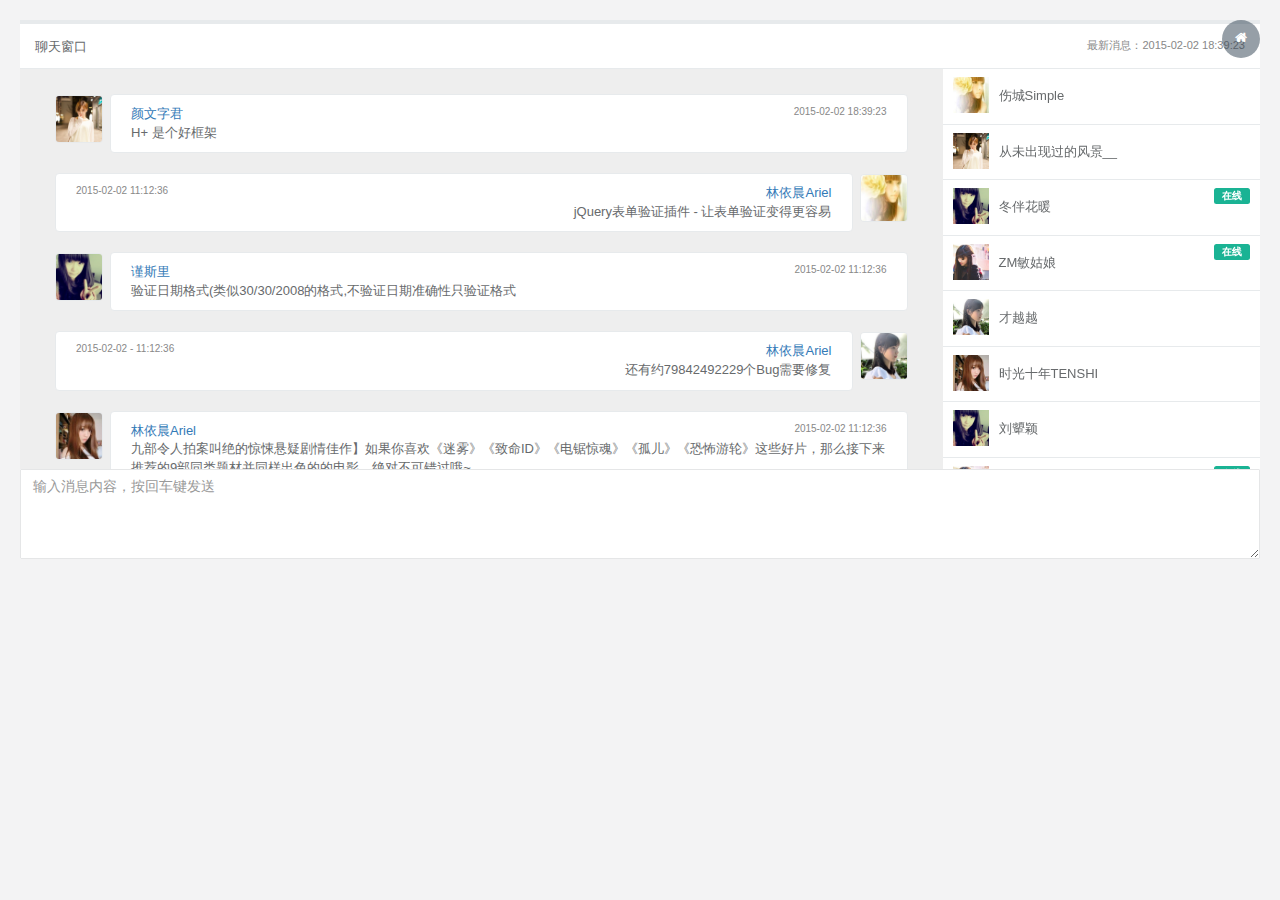
<file: mvc-ui/src/main/resource/hplus/chat_view.html>
<!DOCTYPE html>
<html>


<!-- Mirrored from www.zi-han.net/theme/hplus/chat_view.html by HTTrack Website Copier/3.x [XR&CO'2014], Wed, 20 Jan 2016 14:19:48 GMT -->
<head>

    <meta charset="utf-8">
    <meta name="viewport" content="width=device-width, initial-scale=1.0">


    <title>H+ 后台主题UI框架 - 聊天窗口</title>

    <meta name="keywords" content="H+后台主题,后台bootstrap框架,会员中心主题,后台HTML,响应式后台">
    <meta name="description" content="H+是一个完全响应式，基于Bootstrap3最新版本开发的扁平化主题，她采用了主流的左右两栏式布局，使用了Html5+CSS3等现代技术">

    <link rel="shortcut icon" href="favicon.ico"> <link href="css/bootstrap.min14ed.css?v=3.3.6" rel="stylesheet">
    <link href="css/font-awesome.min93e3.css?v=4.4.0" rel="stylesheet">
    <link href="css/plugins/jsTree/style.min.css" rel="stylesheet">
    <link href="css/animate.min.css" rel="stylesheet">
    <link href="css/style.min862f.css?v=4.1.0" rel="stylesheet">

</head>

<body class="gray-bg">
    <div class="wrapper wrapper-content  animated fadeInRight">

        <div class="row">
            <div class="col-sm-12">

                <div class="ibox chat-view">

                    <div class="ibox-title">
                        <small class="pull-right text-muted">最新消息：2015-02-02 18:39:23</small> 聊天窗口
                    </div>


                    <div class="ibox-content">

                        <div class="row">

                            <div class="col-md-9 ">
                                <div class="chat-discussion">

                                    <div class="chat-message">
                                        <img class="message-avatar" src="img/a1.jpg" alt="">
                                        <div class="message">
                                            <a class="message-author" href="#"> 颜文字君</a>
                                            <span class="message-date"> 2015-02-02 18:39:23 </span>
                                            <span class="message-content">
											H+ 是个好框架
                                            </span>
                                        </div>
                                    </div>
                                    <div class="chat-message">
                                        <img class="message-avatar" src="img/a4.jpg" alt="">
                                        <div class="message">
                                            <a class="message-author" href="#"> 林依晨Ariel </a>
                                            <span class="message-date">  2015-02-02 11:12:36 </span>
                                            <span class="message-content">
											jQuery表单验证插件 - 让表单验证变得更容易
                                            </span>
                                        </div>
                                    </div>
                                    <div class="chat-message">
                                        <img class="message-avatar" src="img/a2.jpg" alt="">
                                        <div class="message">
                                            <a class="message-author" href="#"> 谨斯里 </a>
                                            <span class="message-date">  2015-02-02 11:12:36 </span>
                                            <span class="message-content">
											验证日期格式(类似30/30/2008的格式,不验证日期准确性只验证格式
                                            </span>
                                        </div>
                                    </div>
                                    <div class="chat-message">
                                        <img class="message-avatar" src="img/a5.jpg" alt="">
                                        <div class="message">
                                            <a class="message-author" href="#"> 林依晨Ariel </a>
                                            <span class="message-date">  2015-02-02 - 11:12:36 </span>
                                            <span class="message-content">
											还有约79842492229个Bug需要修复
                                            </span>
                                        </div>
                                    </div>
                                    <div class="chat-message">
                                        <img class="message-avatar" src="img/a6.jpg" alt="">
                                        <div class="message">
                                            <a class="message-author" href="#"> 林依晨Ariel </a>
                                            <span class="message-date">  2015-02-02 11:12:36 </span>
                                            <span class="message-content">
											九部令人拍案叫绝的惊悚悬疑剧情佳作】如果你喜欢《迷雾》《致命ID》《电锯惊魂》《孤儿》《恐怖游轮》这些好片，那么接下来推荐的9部同类题材并同样出色的的电影，绝对不可错过哦~

                                            </span>
                                        </div>
                                    </div>

                                </div>

                            </div>
                            <div class="col-md-3">
                                <div class="chat-users">


                                    <div class="users-list">
                                        <div class="chat-user">
                                            <img class="chat-avatar" src="img/a4.jpg" alt="">
                                            <div class="chat-user-name">
                                                <a href="#">伤城Simple</a>
                                            </div>
                                        </div>
                                        <div class="chat-user">
                                            <img class="chat-avatar" src="img/a1.jpg" alt="">
                                            <div class="chat-user-name">
                                                <a href="#">从未出现过的风景__</a>
                                            </div>
                                        </div>
                                        <div class="chat-user">
                                            <span class="pull-right label label-primary">在线</span>
                                            <img class="chat-avatar" src="img/a2.jpg" alt="">
                                            <div class="chat-user-name">
                                                <a href="#">冬伴花暖</a>
                                            </div>
                                        </div>
                                        <div class="chat-user">
                                            <span class="pull-right label label-primary">在线</span>
                                            <img class="chat-avatar" src="img/a3.jpg" alt="">
                                            <div class="chat-user-name">
                                                <a href="#">ZM敏姑娘	</a>
                                            </div>
                                        </div>
                                        <div class="chat-user">
                                            <img class="chat-avatar" src="img/a5.jpg" alt="">
                                            <div class="chat-user-name">
                                                <a href="#">才越越</a>
                                            </div>
                                        </div>
                                        <div class="chat-user">
                                            <img class="chat-avatar" src="img/a6.jpg" alt="">
                                            <div class="chat-user-name">
                                                <a href="#">时光十年TENSHI</a>
                                            </div>
                                        </div>
                                        <div class="chat-user">
                                            <img class="chat-avatar" src="img/a2.jpg" alt="">
                                            <div class="chat-user-name">
                                                <a href="#">刘顰颖</a>
                                            </div>
                                        </div>
                                        <div class="chat-user">
                                            <span class="pull-right label label-primary">在线</span>
                                            <img class="chat-avatar" src="img/a3.jpg" alt="">
                                            <div class="chat-user-name">
                                                <a href="#">陈泳儿SccBaby</a>
                                            </div>
                                        </div>


                                    </div>

                                </div>
                            </div>

                        </div>
                        <div class="row">
                            <div class="col-sm-12">
                                <div class="chat-message-form">

                                    <div class="form-group">

                                        <textarea class="form-control message-input" name="message" placeholder="输入消息内容，按回车键发送"></textarea>
                                    </div>

                                </div>
                            </div>
                        </div>
                    </div>
                </div>
            </div>
        </div>
    </div>
    <script src="js/jquery.min.js?v=2.1.4"></script>
    <script src="js/bootstrap.min.js?v=3.3.6"></script>
    <script src="js/content.min.js?v=1.0.0"></script>
    <script type="text/javascript" src="http://tajs.qq.com/stats?sId=9051096" charset="UTF-8"></script>
</body>


<!-- Mirrored from www.zi-han.net/theme/hplus/chat_view.html by HTTrack Website Copier/3.x [XR&CO'2014], Wed, 20 Jan 2016 14:19:48 GMT -->
</html>
</file>
<file: mvc-ui/src/main/resource/hplus/css/style.min862f.css>
h1,h2,h3,h4,h5,h6{font-weight:100}h1{font-size:30px}h2{font-size:24px}h3{font-size:16px}h4{font-size:14px}h5{font-size:12px}h6{font-size:10px}h3,h4,h5{margin-top:5px;font-weight:600}a:focus{outline:0}.nav>li>a{color:#a7b1c2;font-weight:600;padding:14px 20px 14px 25px}.nav li>a{display:block}.nav.navbar-right>li>a{color:#999c9e}.nav>li.active>a{color:#fff}.navbar-default .nav>li>a:focus,.navbar-default .nav>li>a:hover{background-color:#293846;color:#fff}.nav .open>a,.nav .open>a:focus,.nav .open>a:hover{background:#fff}.nav>li>a i{margin-right:6px}.navbar{border:0}.navbar-default{background-color:transparent;border-color:#2f4050;position:relative}.navbar-top-links li{display:inline-block}.navbar-top-links li:last-child{margin-right:30px}body.body-small .navbar-top-links li:last-child{margin-right:10px}.navbar-top-links li a{padding:20px 10px;min-height:50px}.dropdown-menu{border:medium none;display:none;float:left;font-size:12px;left:0;list-style:none outside none;padding:0;position:absolute;text-shadow:none;top:100%;z-index:1000;border-radius:0;box-shadow:0 0 3px rgba(86,96,117,.3)}.dropdown-menu>li>a{border-radius:3px;color:inherit;line-height:25px;margin:4px;text-align:left;font-weight:400}.dropdown-menu>li>a.font-bold{font-weight:600}.navbar-top-links .dropdown-menu li{display:block}.navbar-top-links .dropdown-menu li:last-child{margin-right:0}.navbar-top-links .dropdown-menu li a{padding:3px 20px;min-height:0}.navbar-top-links .dropdown-menu li a div{white-space:normal}.navbar-top-links .dropdown-alerts,.navbar-top-links .dropdown-messages,.navbar-top-links .dropdown-tasks{width:310px;min-width:0}.navbar-top-links .dropdown-messages{margin-left:5px}.navbar-top-links .dropdown-tasks{margin-left:-59px}.navbar-top-links .dropdown-alerts{margin-left:-123px}.navbar-top-links .dropdown-user{right:0;left:auto}.dropdown-alerts,.dropdown-messages{padding:10px}.dropdown-alerts li a,.dropdown-messages li a{font-size:12px}.dropdown-alerts li em,.dropdown-messages li em{font-size:10px}.nav.navbar-top-links .dropdown-alerts a{font-size:12px}.nav-header{padding:33px 25px;background:url(patterns/header-profile.png) no-repeat}.nav>li.active{border-left:4px solid #19aa8d;background:#293846}.nav.nav-second-level>li.active{border:none}.nav.nav-second-level.collapse[style]{height:auto!important}.nav-header a{color:#DFE4ED}.nav-header .text-muted{color:#8095a8}.minimalize-styl-2{padding:4px 12px;margin:14px 5px 5px 20px;font-size:14px;float:left}.navbar-form-custom{float:left;height:50px;padding:0;width:200px;display:inline-table}.navbar-form-custom .form-group{margin-bottom:0}.nav.navbar-top-links a{font-size:14px}.navbar-form-custom .form-control{background:none repeat scroll 0 0 rgba(0,0,0,0);border:medium none;font-size:14px;height:60px;margin:0;z-index:2000}.count-info .label{line-height:12px;padding:1px 5px;position:absolute;right:6px;top:12px}.arrow{float:right;margin-top:2px}.fa.arrow:before{content:"\f104"}.active>a>.fa.arrow:before{content:"\f107"}.nav-second-level li,.nav-third-level li{border-bottom:none!important}.nav-second-level li a{padding:7px 15px 7px 10px;padding-left:52px}.nav-third-level li a{padding-left:62px}.nav-second-level li:last-child{margin-bottom:10px}.mini-navbar .nav li:focus>.nav-second-level,body:not(.fixed-sidebar):not(.canvas-menu).mini-navbar .nav li:hover>.nav-second-level{display:block;border-radius:0 2px 2px 0;min-width:140px;height:auto}body.mini-navbar .navbar-default .nav>li>.nav-second-level li a{font-size:12px;border-radius:0 2px 2px 0}.fixed-nav .slimScrollDiv #side-menu{padding-bottom:60px;position:relative}.slimScrollDiv >*{overflow:hidden}.mini-navbar .nav-second-level li a{padding:10px 10px 10px 15px}.canvas-menu.mini-navbar .nav-second-level{background:#293846}.mini-navbar li.active .nav-second-level{left:65px}.navbar-default .special_link a{background:#1ab394;color:#fff}.navbar-default .special_link a:hover{background:#17987e!important;color:#fff}.navbar-default .special_link a span.label{background:#fff;color:#1ab394}.navbar-default .landing_link a{background:#1cc09f;color:#fff}.navbar-default .landing_link a:hover{background:#1ab394!important;color:#fff}.navbar-default .landing_link a span.label{background:#fff;color:#1cc09f}.logo-element{text-align:center;font-size:18px;font-weight:600;color:#fff;display:none;padding:18px 0}.pace-done #page-wrapper,.pace-done .footer,.pace-done .nav-header,.pace-done .navbar-static-side,.pace-done li.active{-webkit-transition:all .5s;transition:all .5s}.navbar-fixed-top{-webkit-transition-duration:.5s;transition-duration:.5s;z-index:2030}.navbar-fixed-top,.navbar-static-top{background:#f3f3f4}.fixed-nav #wrapper{padding-top:60px;box-sizing:border-box}.fixed-nav .minimalize-styl-2{margin:14px 5px 5px 15px}.body-small .navbar-fixed-top{margin-left:0}body.mini-navbar .navbar-static-side{width:70px}body.mini-navbar .nav-label,body.mini-navbar .navbar-default .nav li a span,body.mini-navbar .profile-element{display:none}body.canvas-menu .profile-element{display:block}body:not(.fixed-sidebar):not(.canvas-menu).mini-navbar .nav-second-level{display:none}body.mini-navbar .navbar-default .nav>li>a{font-size:16px}body.mini-navbar .logo-element{display:block}body.canvas-menu .logo-element{display:none}body.mini-navbar .nav-header{padding:0;background-color:#1ab394}body.canvas-menu .nav-header{padding:33px 25px}body.mini-navbar #page-wrapper{margin:0 0 0 70px}body.canvas-menu.mini-navbar #page-wrapper,body.canvas-menu.mini-navbar .footer{margin:0}body.canvas-menu .navbar-static-side,body.fixed-sidebar .navbar-static-side{position:fixed;width:220px;z-index:2001;height:100%}body.fixed-sidebar.mini-navbar .navbar-static-side{width:70px}body.body-small.fixed-sidebar.mini-navbar #page-wrapper,body.fixed-sidebar.mini-navbar #page-wrapper{margin:0 0 0 70px}body.body-small.fixed-sidebar.mini-navbar .navbar-static-side{width:70px}.fixed-sidebar.mini-navbar .nav li> .nav-second-level{display:none}.fixed-sidebar.mini-navbar .nav li.active{border-left-width:0}.canvas-menu.mini-navbar .nav li:hover>.nav-second-level,.fixed-sidebar.mini-navbar .nav li:hover>.nav-second-level{position:absolute;left:70px;top:0;background-color:#2f4050;padding:10px 10px 0;font-size:12px;display:block;min-width:140px;border-radius:2px}body.fixed-sidebar.mini-navbar .navbar-default .nav>li>.nav-second-level li a{font-size:12px;border-radius:3px}body.canvas-menu.mini-navbar .navbar-default .nav>li>.nav-second-level li a{font-size:13px;border-radius:3px}.canvas-menu.mini-navbar .nav-second-level li a,.fixed-sidebar.mini-navbar .nav-second-level li a{padding:10px 10px 10px 15px}.canvas-menu.mini-navbar .nav-second-level,.fixed-sidebar.mini-navbar .nav-second-level{position:relative;padding:0;font-size:13px}.canvas-menu.mini-navbar li.active .nav-second-level,.fixed-sidebar.mini-navbar li.active .nav-second-level{left:0}body.canvas-menu nav.navbar-static-side{z-index:2001;background:#2f4050;height:100%;position:fixed;display:none}body.canvas-menu.mini-navbar nav.navbar-static-side{display:block;width:70px}.top-navigation #page-wrapper{margin-left:0}.top-navigation .navbar-nav .dropdown-menu>.active>a{background:#fff;color:#1ab394;font-weight:700}.white-bg .navbar-fixed-top,.white-bg .navbar-static-top{background:#fff}.top-navigation .navbar{margin-bottom:0}.top-navigation .nav>li>a{padding:15px 20px;color:#676a6c}.top-navigation .nav>li a:focus,.top-navigation .nav>li a:hover{background:#fff;color:#1ab394}.top-navigation .nav>li.active{background:#fff;border:none}.top-navigation .nav>li.active>a{color:#1ab394}.top-navigation .navbar-right{padding-right:10px}.top-navigation .navbar-nav .dropdown-menu{box-shadow:none;border:1px solid #e7eaec}.top-navigation .dropdown-menu>li>a{margin:0;padding:7px 20px}.navbar .dropdown-menu{margin-top:0}.top-navigation .navbar-brand{background:#1ab394;color:#fff;padding:15px 25px}.top-navigation .navbar-top-links li:last-child{margin-right:0}.body-small.fixed-sidebar.mini-navbar .top-navigation #page-wrapper,.canvas-menu #page-wrapper,.mini-navbar .top-navigation #page-wrapper,.top-navigation.body-small.fixed-sidebar.mini-navbar #page-wrapper,.top-navigation.mini-navbar #page-wrapper{margin:0}.fixed-nav #wrapper.top-navigation,.top-navigation.fixed-nav #wrapper{margin-top:50px}.top-navigation .footer.fixed{margin-left:0!important}.top-navigation .wrapper.wrapper-content{padding:40px}.body-small .top-navigation .wrapper.wrapper-content,.top-navigation.body-small .wrapper.wrapper-content{padding:40px 0}.navbar-toggle{color:#fff;padding:6px 12px;font-size:14px}.top-navigation .navbar-nav .open .dropdown-menu .dropdown-header,.top-navigation .navbar-nav .open .dropdown-menu>li>a{padding:10px 15px 10px 20px}@media (max-width:768px){.top-navigation .navbar-header{display:block;float:none}}.menu-visible-lg,.menu-visible-md{display:none!important}@media (min-width:1200px){.menu-visible-lg{display:block!important}}@media (min-width:992px){.menu-visible-md{display:block!important}}@media (max-width:767px){.menu-visible-lg,.menu-visible-md{display:block!important}}.btn{border-radius:3px}.float-e-margins .btn{margin-bottom:5px}.btn-w-m{min-width:120px}.btn-primary.btn-outline{color:#1ab394}.btn-success.btn-outline{color:#1c84c6}.btn-info.btn-outline{color:#23c6c8}.btn-warning.btn-outline{color:#f8ac59}.btn-danger.btn-outline{color:#ed5565}.btn-danger.btn-outline:hover,.btn-info.btn-outline:hover,.btn-primary.btn-outline:hover,.btn-success.btn-outline:hover,.btn-warning.btn-outline:hover{color:#fff}.btn-primary{background-color:#1ab394;border-color:#1ab394;color:#FFF}.btn-primary.active,.btn-primary:active,.btn-primary:focus,.btn-primary:hover,.open .dropdown-toggle.btn-primary{background-color:#18a689;border-color:#18a689;color:#FFF}.btn-primary.active,.btn-primary:active,.open .dropdown-toggle.btn-primary{background-image:none}.btn-primary.active[disabled],.btn-primary.disabled,.btn-primary.disabled.active,.btn-primary.disabled:active,.btn-primary.disabled:focus,.btn-primary.disabled:hover,.btn-primary[disabled],.btn-primary[disabled]:active,.btn-primary[disabled]:focus,.btn-primary[disabled]:hover,fieldset[disabled] .btn-primary,fieldset[disabled] .btn-primary.active,fieldset[disabled] .btn-primary:active,fieldset[disabled] .btn-primary:focus,fieldset[disabled] .btn-primary:hover{background-color:#1dc5a3;border-color:#1dc5a3}.btn-success{background-color:#1c84c6;border-color:#1c84c6;color:#FFF}.btn-success.active,.btn-success:active,.btn-success:focus,.btn-success:hover,.open .dropdown-toggle.btn-success{background-color:#1a7bb9;border-color:#1a7bb9;color:#FFF}.btn-success.active,.btn-success:active,.open .dropdown-toggle.btn-success{background-image:none}.btn-success.active[disabled],.btn-success.disabled,.btn-success.disabled.active,.btn-success.disabled:active,.btn-success.disabled:focus,.btn-success.disabled:hover,.btn-success[disabled],.btn-success[disabled]:active,.btn-success[disabled]:focus,.btn-success[disabled]:hover,fieldset[disabled] .btn-success,fieldset[disabled] .btn-success.active,fieldset[disabled] .btn-success:active,fieldset[disabled] .btn-success:focus,fieldset[disabled] .btn-success:hover{background-color:#1f90d8;border-color:#1f90d8}.btn-info{background-color:#23c6c8;border-color:#23c6c8;color:#FFF}.btn-info.active,.btn-info:active,.btn-info:focus,.btn-info:hover,.open .dropdown-toggle.btn-info{background-color:#21b9bb;border-color:#21b9bb;color:#FFF}.btn-info.active,.btn-info:active,.open .dropdown-toggle.btn-info{background-image:none}.btn-info.active[disabled],.btn-info.disabled,.btn-info.disabled.active,.btn-info.disabled:active,.btn-info.disabled:focus,.btn-info.disabled:hover,.btn-info[disabled],.btn-info[disabled]:active,.btn-info[disabled]:focus,.btn-info[disabled]:hover,fieldset[disabled] .btn-info,fieldset[disabled] .btn-info.active,fieldset[disabled] .btn-info:active,fieldset[disabled] .btn-info:focus,fieldset[disabled] .btn-info:hover{background-color:#26d7d9;border-color:#26d7d9}.btn-default{background-color:#c2c2c2;border-color:#c2c2c2;color:#FFF}.btn-default.active,.btn-default:active,.btn-default:focus,.btn-default:hover,.open .dropdown-toggle.btn-default{background-color:#bababa;border-color:#bababa;color:#FFF}.btn-default.active,.btn-default:active,.open .dropdown-toggle.btn-default{background-image:none}.btn-default.active[disabled],.btn-default.disabled,.btn-default.disabled.active,.btn-default.disabled:active,.btn-default.disabled:focus,.btn-default.disabled:hover,.btn-default[disabled],.btn-default[disabled]:active,.btn-default[disabled]:focus,.btn-default[disabled]:hover,fieldset[disabled] .btn-default,fieldset[disabled] .btn-default.active,fieldset[disabled] .btn-default:active,fieldset[disabled] .btn-default:focus,fieldset[disabled] .btn-default:hover{background-color:#ccc;border-color:#ccc}.btn-warning{background-color:#f8ac59;border-color:#f8ac59;color:#FFF}.btn-warning.active,.btn-warning:active,.btn-warning:focus,.btn-warning:hover,.open .dropdown-toggle.btn-warning{background-color:#f7a54a;border-color:#f7a54a;color:#FFF}.btn-warning.active,.btn-warning:active,.open .dropdown-toggle.btn-warning{background-image:none}.btn-warning.active[disabled],.btn-warning.disabled,.btn-warning.disabled.active,.btn-warning.disabled:active,.btn-warning.disabled:focus,.btn-warning.disabled:hover,.btn-warning[disabled],.btn-warning[disabled]:active,.btn-warning[disabled]:focus,.btn-warning[disabled]:hover,fieldset[disabled] .btn-warning,fieldset[disabled] .btn-warning.active,fieldset[disabled] .btn-warning:active,fieldset[disabled] .btn-warning:focus,fieldset[disabled] .btn-warning:hover{background-color:#f9b66d;border-color:#f9b66d}.btn-danger{background-color:#ed5565;border-color:#ed5565;color:#FFF}.btn-danger.active,.btn-danger:active,.btn-danger:focus,.btn-danger:hover,.open .dropdown-toggle.btn-danger{background-color:#ec4758;border-color:#ec4758;color:#FFF}.btn-danger.active,.btn-danger:active,.open .dropdown-toggle.btn-danger{background-image:none}.btn-danger.active[disabled],.btn-danger.disabled,.btn-danger.disabled.active,.btn-danger.disabled:active,.btn-danger.disabled:focus,.btn-danger.disabled:hover,.btn-danger[disabled],.btn-danger[disabled]:active,.btn-danger[disabled]:focus,.btn-danger[disabled]:hover,fieldset[disabled] .btn-danger,fieldset[disabled] .btn-danger.active,fieldset[disabled] .btn-danger:active,fieldset[disabled] .btn-danger:focus,fieldset[disabled] .btn-danger:hover{background-color:#ef6776;border-color:#ef6776}.btn-link{color:inherit}.btn-link.active,.btn-link:active,.btn-link:focus,.btn-link:hover,.open .dropdown-toggle.btn-link{color:#1ab394;text-decoration:none}.btn-link.active,.btn-link:active,.open .dropdown-toggle.btn-link{background-image:none}.btn-link.active[disabled],.btn-link.disabled,.btn-link.disabled.active,.btn-link.disabled:active,.btn-link.disabled:focus,.btn-link.disabled:hover,.btn-link[disabled],.btn-link[disabled]:active,.btn-link[disabled]:focus,.btn-link[disabled]:hover,fieldset[disabled] .btn-link,fieldset[disabled] .btn-link.active,fieldset[disabled] .btn-link:active,fieldset[disabled] .btn-link:focus,fieldset[disabled] .btn-link:hover{color:#cacaca}.btn-white{color:inherit;background:#fff;border:1px solid #e7eaec}.btn-white.active,.btn-white:active,.btn-white:focus,.btn-white:hover,.open .dropdown-toggle.btn-white{color:inherit;border:1px solid #d2d2d2}.btn-white.active,.btn-white:active{box-shadow:0 2px 5px rgba(0,0,0,.15)inset}.btn-white.active,.btn-white:active,.open .dropdown-toggle.btn-white{background-image:none}.btn-white.active[disabled],.btn-white.disabled,.btn-white.disabled.active,.btn-white.disabled:active,.btn-white.disabled:focus,.btn-white.disabled:hover,.btn-white[disabled],.btn-white[disabled]:active,.btn-white[disabled]:focus,.btn-white[disabled]:hover,fieldset[disabled] .btn-white,fieldset[disabled] .btn-white.active,fieldset[disabled] .btn-white:active,fieldset[disabled] .btn-white:focus,fieldset[disabled] .btn-white:hover{color:#cacaca}.form-control,.form-control:focus,.has-error .form-control:focus,.has-success .form-control:focus,.has-warning .form-control:focus,.navbar-collapse,.navbar-form,.navbar-form-custom .form-control:focus,.navbar-form-custom .form-control:hover,.open .btn.dropdown-toggle,.panel,.popover,.progress,.progress-bar{box-shadow:none}.btn-outline{color:inherit;background-color:transparent;-webkit-transition:all .5s;transition:all .5s}.btn-rounded{border-radius:50px}.btn-large-dim{width:90px;height:90px;font-size:42px}button.dim{display:inline-block;color:#fff;text-decoration:none;text-transform:uppercase;text-align:center;padding-top:6px;margin-right:10px;position:relative;cursor:pointer;border-radius:5px;font-weight:600;margin-bottom:20px!important}button.dim:active{top:3px}button.btn-primary.dim{box-shadow:inset 0 0 0 #16987e,0 5px 0 0 #16987e,0 10px 5px #999}button.btn-primary.dim:active{box-shadow:inset 0 0 0 #16987e,0 2px 0 0 #16987e,0 5px 3px #999}button.btn-default.dim{box-shadow:inset 0 0 0 #b3b3b3,0 5px 0 0 #b3b3b3,0 10px 5px #999}button.btn-default.dim:active{box-shadow:inset 0 0 0 #b3b3b3,0 2px 0 0 #b3b3b3,0 5px 3px #999}button.btn-warning.dim{box-shadow:inset 0 0 0 #f79d3c,0 5px 0 0 #f79d3c,0 10px 5px #999}button.btn-warning.dim:active{box-shadow:inset 0 0 0 #f79d3c,0 2px 0 0 #f79d3c,0 5px 3px #999}button.btn-info.dim{box-shadow:inset 0 0 0 #1eacae,0 5px 0 0 #1eacae,0 10px 5px #999}button.btn-info.dim:active{box-shadow:inset 0 0 0 #1eacae,0 2px 0 0 #1eacae,0 5px 3px #999}button.btn-success.dim{box-shadow:inset 0 0 0 #1872ab,0 5px 0 0 #1872ab,0 10px 5px #999}button.btn-success.dim:active{box-shadow:inset 0 0 0 #1872ab,0 2px 0 0 #1872ab,0 5px 3px #999}button.btn-danger.dim{box-shadow:inset 0 0 0 #ea394c,0 5px 0 0 #ea394c,0 10px 5px #999}button.btn-danger.dim:active{box-shadow:inset 0 0 0 #ea394c,0 2px 0 0 #ea394c,0 5px 3px #999}button.dim:before{font-size:50px;line-height:1em;font-weight:400;color:#fff;display:block;padding-top:10px}button.dim:active:before{top:7px;font-size:50px}.label{background-color:#d1dade;color:#5e5e5e;font-size:10px;font-weight:600;padding:3px 8px;text-shadow:none}.badge{background-color:#d1dade;color:#5e5e5e;font-size:11px;font-weight:600;padding-bottom:4px;padding-left:6px;padding-right:6px;text-shadow:none}.badge-primary,.label-primary{background-color:#1ab394;color:#FFF}.badge-success,.label-success{background-color:#1c84c6;color:#FFF}.badge-warning,.label-warning{background-color:#f8ac59;color:#FFF}.badge-warning-light,.label-warning-light{background-color:#f8ac59;color:#fff}.badge-danger,.label-danger{background-color:#ed5565;color:#FFF}.badge-info,.label-info{background-color:#23c6c8;color:#FFF}.badge-inverse,.label-inverse{background-color:#262626;color:#FFF}.badge-white,.label-white{background-color:#FFF;color:#5E5E5E}.badge-disable,.label-white{background-color:#2A2E36;color:#8B91A0}.chosen-container-single .chosen-single{background:#fff;box-shadow:none;-moz-box-sizing:border-box;background-color:#FFF;border:1px solid #CBD5DD;border-radius:2px;cursor:text;height:auto!important;margin:0;min-height:30px;overflow:hidden;padding:4px 12px;position:relative;width:100%}.chosen-container-multi .chosen-choices li.search-choice{background:#f1f1f1;border:1px solid #ededed;border-radius:2px;box-shadow:none;color:#333;cursor:default;line-height:13px;margin:3px 0 3px 5px;padding:3px 20px 3px 5px;position:relative}.pagination>.active>a,.pagination>.active>a:focus,.pagination>.active>a:hover,.pagination>.active>span,.pagination>.active>span:focus,.pagination>.active>span:hover{background-color:#f4f4f4;border-color:#DDD;color:inherit;cursor:default;z-index:2}.pagination>li>a,.pagination>li>span{background-color:#FFF;border:1px solid #DDD;color:inherit;float:left;line-height:1.42857;margin-left:-1px;padding:4px 10px;position:relative;text-decoration:none}.tooltip-inner{background-color:#2F4050}.tooltip.top .tooltip-arrow{border-top-color:#2F4050}.tooltip.right .tooltip-arrow{border-right-color:#2F4050}.tooltip.bottom .tooltip-arrow{border-bottom-color:#2F4050}.tooltip.left .tooltip-arrow{border-left-color:#2F4050}.easypiechart{position:relative;text-align:center}.easypiechart .h2{margin-left:10px;margin-top:10px;display:inline-block}.easypiechart canvas{top:0;left:0}.easypiechart .easypie-text{line-height:1;position:absolute;top:33px;width:100%;z-index:1}.easypiechart img{margin-top:-4px}.jqstooltip{box-sizing:content-box}.fc-state-default{background-color:#fff;background-image:none;background-repeat:repeat-x;box-shadow:none;color:#333;text-shadow:none;border:1px solid}.fc-button{color:inherit;border:1px solid #e7eaec;cursor:pointer;display:inline-block;height:1.9em;line-height:1.9em;overflow:hidden;padding:0 .6em;position:relative;white-space:nowrap}.fc-state-active{background-color:#1ab394;border-color:#1ab394;color:#fff}.fc-header-title h2{font-size:16px;font-weight:600;color:inherit}.fc-content .fc-widget-content,.fc-content .fc-widget-header{border-color:#e7eaec;font-weight:400}.fc-border-separate tbody{background-color:#F8F8F8}.fc-state-highlight{background:none repeat scroll 0 0 #FCF8E3}.external-event{padding:5px 10px;border-radius:2px;cursor:pointer;margin-bottom:5px}.fc-ltr .fc-event-hori.fc-event-end,.fc-rtl .fc-event-hori.fc-event-start{border-radius:2px}.fc-agenda .fc-event-time,.fc-event,.fc-event a{padding:4px 6px;background-color:#1ab394;border-color:#1ab394}.fc-event-time,.fc-event-title{color:#717171;padding:0 1px}.ui-calendar .fc-event-time,.ui-calendar .fc-event-title{color:#fff}.chat-activity-list .chat-element{border-bottom:1px solid #e7eaec}.chat-element:first-child{margin-top:0}.chat-element{padding-bottom:15px}.chat-element,.chat-element .media{margin-top:15px}.chat-element,.media-body{overflow:hidden}.media-body{display:block;width:auto}.chat-element>.pull-left{margin-right:10px}.chat-element img.img-circle,.dropdown-messages-box img.img-circle{width:38px;height:38px}.chat-element .well{border:1px solid #e7eaec;box-shadow:none;margin-top:10px;margin-bottom:5px;padding:10px 20px;font-size:11px;line-height:16px}.chat-element .actions{margin-top:10px}.chat-element .photos{margin:10px 0}.right.chat-element>.pull-right{margin-left:10px}.chat-photo{max-height:180px;border-radius:4px;overflow:hidden;margin-right:10px;margin-bottom:10px}.chat{margin:0;padding:0;list-style:none}.chat li{margin-bottom:10px;padding-bottom:5px;border-bottom:1px dotted #B3A9A9}.chat li.left .chat-body{margin-left:60px}.chat li.right .chat-body{margin-right:60px}.chat li .chat-body p{margin:0;color:#777}.chat .glyphicon,.panel .slidedown .glyphicon{margin-right:5px}.chat-panel .panel-body{height:350px;overflow-y:scroll}a.list-group-item.active,a.list-group-item.active:focus,a.list-group-item.active:hover{background-color:#1ab394;border-color:#1ab394;color:#FFF;z-index:2}.list-group-item-heading{margin-top:10px}.list-group-item-text{margin:0 0 10px;color:inherit;font-size:12px;line-height:inherit}.no-padding .list-group-item{border-left:none;border-right:none;border-bottom:none}.no-padding .list-group-item:first-child{border-left:none;border-right:none;border-bottom:none;border-top:none}.no-padding .list-group{margin-bottom:0}.list-group-item{background-color:inherit;border:1px solid #e7eaec;display:block;margin-bottom:-1px;padding:10px 15px;position:relative}.elements-list .list-group-item{border-left:none;border-right:none;padding:15px 25px}.elements-list .list-group-item:first-child{border-left:none;border-right:none;border-top:none!important}.elements-list .list-group{margin-bottom:0}.elements-list a{color:inherit}.elements-list .list-group-item.active,.elements-list .list-group-item:hover{background:#f3f3f4;color:inherit;border-color:#e7eaec;border-radius:0}.elements-list li.active{-webkit-transition:none;transition:none}.element-detail-box{padding:25px}.flot-chart{display:block;height:200px}.widget .flot-chart.dashboard-chart{display:block;height:120px;margin-top:40px}.flot-chart.dashboard-chart{display:block;height:180px;margin-top:40px}.flot-chart-content{width:100%;height:100%}.flot-chart-pie-content{width:200px;height:200px;margin:auto}.jqstooltip{position:absolute;display:block;left:0;top:0;visibility:hidden;background:#2b303a;background-color:rgba(43,48,58,.8);color:#fff;text-align:left;white-space:nowrap;z-index:10000;padding:5px;min-height:22px;border-radius:3px}.jqsfield{color:#fff;text-align:left}.h-200{min-height:200px}.legendLabel{padding-left:5px}.stat-list li:first-child{margin-top:0}.stat-list{list-style:none;padding:0;margin:0}.stat-percent{float:right}.stat-list li{margin-top:15px;position:relative}table.dataTable thead .sorting,table.dataTable thead .sorting_asc:after,table.dataTable thead .sorting_asc_disabled,table.dataTable thead .sorting_desc,table.dataTable thead .sorting_desc_disabled{background:0 0}table.dataTable thead .sorting_asc:after{float:right;font-family:fontawesome}table.dataTable thead .sorting_desc:after{content:"\f0dd";float:right;font-family:fontawesome}table.dataTable thead .sorting:after{content:"\f0dc";float:right;font-family:fontawesome;color:rgba(50,50,50,.5)}.dataTables_wrapper{padding-bottom:30px}.img-circle{border-radius:50%}.btn-circle{width:30px;height:30px;padding:6px 0;border-radius:15px;text-align:center;font-size:12px;line-height:1.428571429}.btn-circle.btn-lg{width:50px;height:50px;padding:10px 16px;border-radius:25px;font-size:18px;line-height:1.33}.btn-circle.btn-xl{width:70px;height:70px;padding:10px 16px;border-radius:35px;font-size:24px;line-height:1.33}.show-grid [class^=col-]{padding-top:10px;padding-bottom:10px;border:1px solid #ddd;background-color:#eee!important}.show-grid{margin:15px 0}.css-animation-box h1{font-size:44px}.animation-efect-links a{padding:4px 6px;font-size:12px}#animation_box{background-color:#f9f8f8;border-radius:16px;width:80%;margin:0 auto;padding-top:80px}.animation-text-box{position:absolute;margin-top:40px;left:50%;margin-left:-100px;width:200px}.animation-text-info{position:absolute;margin-top:-60px;left:50%;margin-left:-100px;width:200px;font-size:10px}.animation-text-box h2{font-size:54px;font-weight:600;margin-bottom:5px}.animation-text-box p{font-size:12px;text-transform:uppercase}.pace{-webkit-pointer-events:none;pointer-events:none;-webkit-user-select:none;-moz-user-select:none;-ms-user-select:none;user-select:none}.pace .pace-progress{background:#1ab394;position:fixed;z-index:2000;top:0;width:100%;height:2px}.pace-inactive{display:none}.widget{border-radius:5px;padding:15px 20px;margin-bottom:10px;margin-top:10px}.widget.style1 h2{font-size:30px}.widget h2,.widget h3{margin-top:5px;margin-bottom:0}.widget-text-box{padding:20px;border:1px solid #e7eaec;background:#fff}.widget-head-color-box{border-radius:5px 5px 0 0;margin-top:10px}.widget .flot-chart{height:100px}.vertical-align div{display:inline-block;vertical-align:middle}.vertical-align h2,.vertical-align h3{margin:0}.todo-list{list-style:none outside none;margin:0;padding:0;font-size:14px}.todo-list.small-list{font-size:12px}.todo-list.small-list>li{background:#f3f3f4;border-left:none;border-right:none;border-radius:4px;color:inherit;margin-bottom:2px;padding:6px 6px 6px 12px}.todo-list.small-list .btn-group-xs>.btn,.todo-list.small-list .btn-xs{border-radius:5px;font-size:10px;line-height:1.5;padding:1px 2px 1px 5px}.todo-list>li{background:#f3f3f4;border-left:6px solid #e7eaec;border-right:6px solid #e7eaec;border-radius:4px;color:inherit;margin-bottom:2px;padding:10px}.todo-list .handle{cursor:move;display:inline-block;font-size:16px;margin:0 5px}.todo-list>li .label{font-size:9px;margin-left:10px}.check-link{font-size:16px}.todo-completed{text-decoration:line-through}.geo-statistic h1{font-size:36px;margin-bottom:0}.glyphicon.fa{font-family:FontAwesome}.inline{display:inline-block!important}.input-s-sm{width:120px}.input-s{width:200px}.input-s-lg{width:250px}.i-checks{padding-left:0}.form-control,.single-line{background-color:#FFF;background-image:none;border:1px solid #e5e6e7;border-radius:1px;color:inherit;display:block;padding:6px 12px;-webkit-transition:border-color .15s ease-in-out 0s,box-shadow .15s ease-in-out 0s;transition:border-color .15s ease-in-out 0s,box-shadow .15s ease-in-out 0s;width:100%;font-size:14px}.form-control:focus,.single-line:focus{border-color:#1ab394!important}.has-success .form-control{border-color:#1ab394}.has-warning .form-control{border-color:#f8ac59}.has-error .form-control{border-color:#ed5565}.has-success .control-label{color:#1ab394}.has-warning .control-label{color:#f8ac59}.has-error .control-label{color:#ed5565}.input-group-addon{background-color:#fff;border:1px solid #E5E6E7;border-radius:1px;color:inherit;font-size:14px;font-weight:400;line-height:1;padding:6px 12px;text-align:center}.spinner-buttons.input-group-btn .btn-xs{line-height:1.13}.spinner-buttons.input-group-btn{width:20%}.noUi-connect{background:none repeat scroll 0 0 #1ab394;box-shadow:none}.slider_red .noUi-connect{background:none repeat scroll 0 0 #ed5565;box-shadow:none}.ui-sortable .ibox-title{cursor:move}.ui-sortable-placeholder{border:1px dashed #cecece!important;visibility:visible!important;background:#e7eaec}.ibox.ui-sortable-placeholder{margin:0 0 23px!important}.tabs-container .panel-body{background:#fff;border:1px solid #e7eaec;border-radius:2px;padding:20px;position:relative}.tabs-container .nav-tabs>li.active>a,.tabs-container .nav-tabs>li.active>a:focus,.tabs-container .nav-tabs>li.active>a:hover{background-color:#fff}.tabs-container .nav-tabs>li{float:left;margin-bottom:-1px}.tabs-container .nav-tabs>li.active>a,.tabs-container .nav-tabs>li.active>a:focus,.tabs-container .nav-tabs>li.active>a:hover{border:1px solid #e7eaec;border-bottom-color:transparent}.tabs-container .nav-tabs{border-bottom:1px solid #e7eaec}.tabs-container .tab-pane .panel-body{border-top:none}.tabs-container .tabs-left .tab-pane .panel-body,.tabs-container .tabs-right .tab-pane .panel-body{border-top:1px solid #e7eaec}.tabs-container .nav-tabs>li a:hover{background:0 0;border-color:transparent}.tabs-container .tabs-below>.nav-tabs,.tabs-container .tabs-left>.nav-tabs,.tabs-container .tabs-right>.nav-tabs{border-bottom:0}.tabs-container .tabs-left .panel-body{position:static}.tabs-container .tabs-left>.nav-tabs,.tabs-container .tabs-right>.nav-tabs{width:20%}.tabs-container .tabs-left .panel-body{width:80%;margin-left:20%}.tabs-container .tabs-right .panel-body{width:80%;margin-right:20%}.tabs-container .pill-content>.pill-pane,.tabs-container .tab-content>.tab-pane{display:none}.tabs-container .pill-content>.active,.tabs-container .tab-content>.active{display:block}.tabs-container .tabs-below>.nav-tabs{border-top:1px solid #e7eaec}.tabs-container .tabs-below>.nav-tabs>li{margin-top:-1px;margin-bottom:0}.tabs-container .tabs-below>.nav-tabs>li>a{border-radius:0 0 4px 4px}.tabs-container .tabs-below>.nav-tabs>li>a:focus,.tabs-container .tabs-below>.nav-tabs>li>a:hover{border-top-color:#e7eaec;border-bottom-color:transparent}.tabs-container .tabs-left>.nav-tabs>li,.tabs-container .tabs-right>.nav-tabs>li{float:none}.tabs-container .tabs-left>.nav-tabs>li>a,.tabs-container .tabs-right>.nav-tabs>li>a{min-width:74px;margin-right:0;margin-bottom:3px}.tabs-container .tabs-left>.nav-tabs{float:left;margin-right:19px}.tabs-container .tabs-left>.nav-tabs>li>a{margin-right:-1px;border-radius:4px 0 0 4px}.tabs-container .tabs-left>.nav-tabs .active>a,.tabs-container .tabs-left>.nav-tabs .active>a:focus,.tabs-container .tabs-left>.nav-tabs .active>a:hover{border-color:#e7eaec transparent #e7eaec #e7eaec;*border-right-color:#fff}.tabs-container .tabs-right>.nav-tabs{float:right;margin-left:19px}.tabs-container .tabs-right>.nav-tabs>li>a{margin-left:-1px;border-radius:0 4px 4px 0}.tabs-container .tabs-right>.nav-tabs .active>a,.tabs-container .tabs-right>.nav-tabs .active>a:focus,.tabs-container .tabs-right>.nav-tabs .active>a:hover{border-color:#e7eaec #e7eaec #e7eaec transparent;*border-left-color:#fff;z-index:1}.onoffswitch{position:relative;width:54px;-webkit-user-select:none;-moz-user-select:none;-ms-user-select:none}.onoffswitch-checkbox{display:none}.onoffswitch-label{display:block;overflow:hidden;cursor:pointer;border:2px solid #1AB394;border-radius:3px}.onoffswitch-inner{display:block;width:200%;margin-left:-100%;-webkit-transition:margin .3s ease-in 0s;transition:margin .3s ease-in 0s}.onoffswitch-inner:after,.onoffswitch-inner:before{display:block;float:left;width:50%;height:16px;padding:0;line-height:16px;font-size:10px;font-family:Trebuchet,Arial,sans-serif;font-weight:700;box-sizing:border-box}.onoffswitch-inner:before{content:"ON";padding-left:7px;background-color:#1AB394;color:#FFF}.onoffswitch-inner:after{content:"OFF";padding-right:7px;background-color:#FFF;color:#919191;text-align:right}.onoffswitch-switch{display:block;width:18px;margin:0;background:#FFF;border:2px solid #1AB394;border-radius:3px;position:absolute;top:0;bottom:0;right:36px;-webkit-transition:all .3s ease-in 0s;transition:all .3s ease-in 0s}.onoffswitch-checkbox:checked+.onoffswitch-label .onoffswitch-inner{margin-left:0}.onoffswitch-checkbox:checked+.onoffswitch-label .onoffswitch-switch{right:0}.dd{position:relative;display:block;margin:0;padding:0;list-style:none;font-size:13px;line-height:20px}.dd-list{display:block;position:relative;margin:0;padding:0;list-style:none}.dd-list .dd-list{padding-left:30px}.dd-collapsed .dd-list{display:none}.dd-empty,.dd-item,.dd-placeholder{display:block;position:relative;margin:0;padding:0;min-height:20px;font-size:13px;line-height:20px}.dd-handle{display:block;margin:5px 0;padding:5px 10px;color:#333;text-decoration:none;border:1px solid #e7eaec;background:#f5f5f5;border-radius:3px;box-sizing:border-box;-moz-box-sizing:border-box}.dd-handle span{font-weight:700}.dd-handle:hover{background:#f0f0f0;cursor:pointer;font-weight:700}.dd-item>button{display:block;position:relative;cursor:pointer;float:left;width:25px;height:20px;margin:5px 0;padding:0;text-indent:100%;white-space:nowrap;overflow:hidden;border:0;background:0 0;font-size:12px;line-height:1;text-align:center;font-weight:700}.dd-item>button:before{content:'+';display:block;position:absolute;width:100%;text-align:center;text-indent:0}.dd-item>button[data-action=collapse]:before{content:'-'}#nestable2 .dd-item>button{font-family:FontAwesome;height:34px;width:33px;color:#c1c1c1}#nestable2 .dd-item>button:before{content:"\f067"}#nestable2 .dd-item>button[data-action=collapse]:before{content:"\f068"}.dd-empty,.dd-placeholder{margin:5px 0;padding:0;min-height:30px;background:#f2fbff;border:1px dashed #b6bcbf;box-sizing:border-box;-moz-box-sizing:border-box}.dd-empty{border:1px dashed #bbb;min-height:100px;background-color:#e5e5e5;background-image:-webkit-linear-gradient(45deg,#fff 25%,transparent 25%,transparent 75%,#fff 75%,#fff),-webkit-linear-gradient(45deg,#fff 25%,transparent 25%,transparent 75%,#fff 75%,#fff);background-image:linear-gradient(45deg,#fff 25%,transparent 25%,transparent 75%,#fff 75%,#fff),linear-gradient(45deg,#fff 25%,transparent 25%,transparent 75%,#fff 75%,#fff);background-size:60px 60px;background-position:0 0,30px 30px}.dd-dragel{position:absolute;z-index:9999;pointer-events:none}.dd-dragel>.dd-item .dd-handle{margin-top:0}.dd-dragel .dd-handle{box-shadow:2px 4px 6px 0 rgba(0,0,0,.1)}.nestable-lists{display:block;clear:both;padding:30px 0;width:100%;border:0;border-top:2px solid #ddd;border-bottom:2px solid #ddd}#nestable-menu{padding:0;margin:10px 0 20px}#nestable-output,#nestable2-output{width:100%;line-height:1.333333em;font-family:lucida grande,lucida sans unicode,helvetica,arial,sans-serif}#nestable2 .dd-handle{color:inherit;border:1px dashed #e7eaec;background:#f3f3f4;padding:10px}#nestable2 span.label{margin-right:10px}#nestable-output,#nestable2-output{font-size:12px;padding:25px;box-sizing:border-box;-moz-box-sizing:border-box}.CodeMirror{border:1px solid #eee;height:auto}.CodeMirror-scroll{overflow-y:hidden;overflow-x:auto}.google-map{height:300px}label.error{color:#cc5965;display:inline-block;margin-left:5px}.form-control.error{border:1px dotted #cc5965}.gridStyle{border:1px solid #d4d4d4;width:100%;height:400px}.gridStyle2{border:1px solid #d4d4d4;width:500px;height:300px}.ngH eaderCell{border-right:none;border-bottom:1px solid #e7eaec}.ngCell{border-right:none}.ngTopPanel{background:#F5F5F6}.ngRow.even{background:#f9f9f9}.ngRow.selected{background:#EBF2F1}.ngRow{border-bottom:1px solid #e7eaec}.ngCell{background-color:transparent}.ngHeaderCell{border-right:none}#toast-container>.toast{background-image:none!important}#toast-container>.toast:before{position:fixed;font-family:FontAwesome;font-size:24px;line-height:24px;float:left;color:#FFF;padding-right:.5em;margin:auto .5em auto -1.5em}#toast-container>div{box-shadow:0 0 3px #999;opacity:.9;-ms-filter:alpha(opacity=90);filter:alpha(opacity=90)}#toast-container >:hover{box-shadow:0 0 4px #999;opacity:1;-ms-filter:alpha(opacity=100);filter:alpha(opacity=100);cursor:pointer}.toast,.toast-success{background-color:#1ab394}.toast-error{background-color:#ed5565}.toast-info{background-color:#23c6c8}.toast-warning{background-color:#f8ac59}.toast-top-full-width{margin-top:20px}.toast-bottom-full-width{margin-bottom:20px}.img-container,.img-preview{overflow:hidden;text-align:center;width:100%}.img-preview-sm{height:130px;width:200px}.forum-post-container .media{margin:10px;padding:20px 10px;border-bottom:1px solid #f1f1f1}.forum-avatar{float:left;margin-right:20px;text-align:center;width:110px}.forum-avatar .img-circle{height:48px;width:48px}.author-info{color:#676a6c;font-size:11px;margin-top:5px;text-align:center}.forum-post-info{padding:9px 12px 6px;background:#f9f9f9;border:1px solid #f1f1f1}.media-body>.media{background:#f9f9f9;border-radius:3px;border:1px solid #f1f1f1}.forum-post-container .media-body .photos{margin:10px 0}.forum-photo{max-width:140px;border-radius:3px}.media-body>.media .forum-avatar{width:70px;margin-right:10px}.media-body>.media .forum-avatar .img-circle{height:38px;width:38px}.mid-icon{font-size:66px}.forum-item{margin:10px 0;padding:10px 0 20px;border-bottom:1px solid #f1f1f1}.views-number{font-size:24px;line-height:18px;font-weight:400}.forum-container,.forum-post-container{padding:30px!important}.forum-item small{color:#999}.forum-item .forum-sub-title{color:#999;margin-left:50px}.forum-title{margin:15px 0}.forum-info{text-align:center}.forum-desc{color:#999}.forum-icon{float:left;width:30px;margin-right:20px;text-align:center}a.forum-item-title{color:inherit;display:block;font-size:18px;font-weight:600}a.forum-item-title:hover{color:inherit}.forum-icon .fa{font-size:30px;margin-top:8px;color:#9b9b9b}.forum-item.active .fa,.forum-item.active a.forum-item-title{color:#1ab394}@media (max-width:992px){.forum-info{margin:15px 0 10px;display:none}.forum-desc{float:none!important}}.vertical-container{width:90%;max-width:1170px;margin:0 auto}.vertical-container::after{content:'';display:table;clear:both}#vertical-timeline{position:relative;padding:0;margin-top:2em;margin-bottom:2em}#vertical-timeline::before{content:'';position:absolute;top:0;left:18px;height:100%;width:4px;background:#f1f1f1}.vertical-timeline-content .btn{float:right}#vertical-timeline.light-timeline:before{background:#e7eaec}.dark-timeline .vertical-timeline-content:before{border-color:transparent #f5f5f5 transparent transparent}.dark-timeline.center-orientation .vertical-timeline-content:before{border-color:transparent transparent transparent #f5f5f5}.dark-timeline .vertical-timeline-block:nth-child(2n) .vertical-timeline-content:before,.dark-timeline.center-orientation .vertical-timeline-block:nth-child(2n) .vertical-timeline-content:before{border-color:transparent #f5f5f5 transparent transparent}.dark-timeline .vertical-timeline-content,.dark-timeline.center-orientation .vertical-timeline-content{background:#f5f5f5}@media only screen and (min-width:1170px){#vertical-timeline.center-orientation{margin-top:3em;margin-bottom:3em}#vertical-timeline.center-orientation:before{left:50%;margin-left:-2px}}@media only screen and (max-width:1170px){.center-orientation.dark-timeline .vertical-timeline-content:before{border-color:transparent #f5f5f5 transparent transparent}}.vertical-timeline-block{position:relative;margin:2em 0}.vertical-timeline-block:after{content:"";display:table;clear:both}.vertical-timeline-block:first-child{margin-top:0}.vertical-timeline-block:last-child{margin-bottom:0}@media only screen and (min-width:1170px){.center-orientation .vertical-timeline-block{margin:4em 0}.center-orientation .vertical-timeline-block:first-child{margin-top:0}.center-orientation .vertical-timeline-block:last-child{margin-bottom:0}}.vertical-timeline-icon{position:absolute;top:0;left:0;width:40px;height:40px;border-radius:50%;font-size:16px;border:3px solid #f1f1f1;text-align:center}.vertical-timeline-icon i{display:block;width:24px;height:24px;position:relative;left:50%;top:50%;margin-left:-12px;margin-top:-9px}@media only screen and (min-width:1170px){.center-orientation .vertical-timeline-icon{width:50px;height:50px;left:50%;margin-left:-25px;-webkit-transform:translateZ(0);-webkit-backface-visibility:hidden;font-size:19px}.center-orientation .vertical-timeline-icon i{margin-left:-12px;margin-top:-10px}.center-orientation .cssanimations .vertical-timeline-icon.is-hidden{visibility:hidden}}.vertical-timeline-content{position:relative;margin-left:60px;background:#fff;border-radius:.25em;padding:1em}.vertical-timeline-content:after{content:"";display:table;clear:both}.vertical-timeline-content h2{font-weight:400;margin-top:4px}.vertical-timeline-content p{margin:1em 0;line-height:1.6}.vertical-timeline-content .vertical-date{float:left;font-weight:500}.vertical-date small{color:#1ab394;font-weight:400}.vertical-timeline-content::before{content:'';position:absolute;top:16px;right:100%;height:0;width:0;border:7px solid transparent;border-right:7px solid #fff}@media only screen and (min-width:768px){.vertical-timeline-content h2{font-size:18px}.vertical-timeline-content p{font-size:13px}}@media only screen and (min-width:1170px){.center-orientation .vertical-timeline-content{margin-left:0;padding:1.6em;width:45%}.center-orientation .vertical-timeline-content::before{top:24px;left:100%;border-color:transparent;border-left-color:#fff}.center-orientation .vertical-timeline-content .btn{float:left}.center-orientation .vertical-timeline-content .vertical-date{position:absolute;width:100%;left:122%;top:2px;font-size:14px}.center-orientation .vertical-timeline-block:nth-child(even) .vertical-timeline-content{float:right}.center-orientation .vertical-timeline-block:nth-child(even) .vertical-timeline-content::before{top:24px;left:auto;right:100%;border-color:transparent;border-right-color:#fff}.center-orientation .vertical-timeline-block:nth-child(even) .vertical-timeline-content .btn{float:right}.center-orientation .vertical-timeline-block:nth-child(even) .vertical-timeline-content .vertical-date{left:auto;right:122%;text-align:right}.center-orientation .cssanimations .vertical-timeline-content.is-hidden{visibility:hidden}}.sidebard-panel{width:220px;background:#ebebed;padding:10px 20px;position:absolute;right:0}.sidebard-panel .feed-element img.img-circle{width:32px;height:32px}.media-body,.sidebard-panel .feed-element,.sidebard-panel p{font-size:12px}.sidebard-panel .feed-element{margin-top:20px;padding-bottom:0}.sidebard-panel .list-group{margin-bottom:10px}.sidebard-panel .list-group .list-group-item{padding:5px 0;font-size:12px;border:0}.sidebar-content .wrapper,.wrapper.sidebar-content{padding-right:240px!important}#right-sidebar{background-color:#fff;border-left:1px solid #e7eaec;border-top:1px solid #e7eaec;overflow:hidden;position:fixed;top:60px;width:260px!important;z-index:1009;bottom:0;right:-260px}#right-sidebar.sidebar-open{right:0}#right-sidebar.sidebar-open.sidebar-top{top:0;border-top:none}.sidebar-container ul.nav-tabs{border:none}.sidebar-container ul.nav-tabs.navs-4 li{width:25%}.sidebar-container ul.nav-tabs.navs-3 li{width:33.3333%}.sidebar-container ul.nav-tabs.navs-2 li{width:50%}.sidebar-container ul.nav-tabs li{border:none}.sidebar-container ul.nav-tabs li a{border:none;padding:12px 10px;margin:0;border-radius:0;background:#2f4050;color:#fff;text-align:center;border-right:1px solid #334556}.sidebar-container ul.nav-tabs li.active a{border:none;background:#f9f9f9;color:#676a6c;font-weight:700}.sidebar-container .nav-tabs>li.active>a:focus,.sidebar-container .nav-tabs>li.active>a:hover{border:none}.sidebar-container ul.sidebar-list{margin:0;padding:0}.sidebar-container ul.sidebar-list li{border-bottom:1px solid #e7eaec;padding:15px 20px;list-style:none;font-size:12px}.sidebar-container .sidebar-message:nth-child(2n+2){background:#f9f9f9}.sidebar-container ul.sidebar-list li a{text-decoration:none;color:inherit}.sidebar-container .sidebar-content{padding:15px 20px;font-size:12px}.sidebar-container .sidebar-title{background:#f9f9f9;padding:20px;border-bottom:1px solid #e7eaec}.sidebar-container .sidebar-title h3{margin-bottom:3px;padding-left:2px}.sidebar-container .tab-content h4{margin-bottom:5px}.sidebar-container .sidebar-message>a>.pull-left{margin-right:10px}.sidebar-container .sidebar-message>a{text-decoration:none;color:inherit}.sidebar-container .sidebar-message{padding:15px 20px}.sidebar-container .sidebar-message .message-avatar{height:38px;width:38px;border-radius:50%}.sidebar-container .setings-item{padding:15px 20px;border-bottom:1px solid #e7eaec}body{font-family:"open sans","Helvetica Neue",Helvetica,Arial,sans-serif;font-size:13px;color:#676a6c;overflow-x:hidden}body,body.full-height-layout #page-wrapper,body.full-height-layout #wrapper,html{height:100%;}#page-wrapper{min-height:auto}body.boxed-layout{background:url(patterns/shattered.png)}body.boxed-layout #wrapper{background-color:#2f4050;max-width:1200px;margin:0 auto}.boxed-layout #wrapper.top-navigation,.top-navigation.boxed-layout #wrapper{max-width:1300px!important}.block{display:block}.clear{display:block;overflow:hidden}a{cursor:pointer}a:focus,a:hover{text-decoration:none}.border-bottom{border-bottom:1px solid #e7eaec!important}.font-bold{font-weight:600}.font-noraml{font-weight:400}.text-uppercase{text-transform:uppercase}.b-r{border-right:1px solid #e7eaec}.hr-line-dashed{border-top:1px dashed #e7eaec;color:#fff;background-color:#fff;height:1px;margin:20px 0}.hr-line-solid{border-bottom:1px solid #e7eaec;background-color:rgba(0,0,0,0);border-style:solid!important;margin-top:15px;margin-bottom:15px}video{width:100%!important;height:auto!important}.gallery>.row>div{margin-bottom:15px}.fancybox img{margin-bottom:5px;width:24%}.note-editor{height:auto!important;min-height:100px;border:solid 1px #e5e6e7}.modal-content{background-clip:padding-box;background-color:#FFF;border:1px solid rgba(0,0,0,0);border-radius:4px;box-shadow:0 1px 3px rgba(0,0,0,.3);outline:0 none}.modal-dialog{z-index:1200}.modal-body{padding:20px 30px 30px}.inmodal .modal-body{background:#f8fafb}.inmodal .modal-header{padding:30px 15px;text-align:center}.animated.modal.fade .modal-dialog{-webkit-transform:none;-ms-transform:none;transform:none}.inmodal .modal-title{font-size:26px}.inmodal .modal-icon{font-size:84px;color:#e2e3e3}.modal-footer{margin-top:0}#wrapper{width:100%;overflow-x:hidden;background-color:#2f4050}.wrapper{padding:0 20px}.wrapper-content{padding:20px}#page-wrapper{padding:0 15px;position:inherit;margin:0 0 0 220px}.title-action{text-align:right;padding-top:30px}.ibox-content h1,.ibox-content h2,.ibox-content h3,.ibox-content h4,.ibox-content h5,.ibox-title h1,.ibox-title h2,.ibox-title h3,.ibox-title h4,.ibox-title h5{margin-top:5px}ol.unstyled,ul.unstyled{list-style:none outside none;margin-left:0}.big-icon{font-size:160px;color:#e5e6e7}.footer{background:none repeat scroll 0 0 #fff;border-top:1px solid #e7eaec;overflow:hidden;padding:10px 20px;margin:0 -15px;height:36px}.footer.fixed_full{position:fixed;bottom:0;left:0;right:0;z-index:1000;padding:10px 20px;background:#fff;border-top:1px solid #e7eaec}.footer.fixed{position:fixed;bottom:0;left:0;right:0;z-index:1000;padding:10px 20px;background:#fff;border-top:1px solid #e7eaec;margin-left:220px}body.body-small.mini-navbar .footer.fixed,body.mini-navbar .footer.fixed{margin:0 0 0 70px}body.canvas-menu .footer.fixed,body.mini-navbar.canvas-menu .footer.fixed{margin:0!important}body.fixed-sidebar.body-small.mini-navbar .footer.fixed{margin:0 0 0 220px}body.body-small .footer.fixed{margin-left:0}.page-heading{border-top:0;padding:0 20px 20px}.panel-heading h1,.panel-heading h2{margin-bottom:5px}.content-tabs{position:relative;height:42px;background:#fafafa;line-height:40px}.content-tabs .roll-nav,.page-tabs-list{position:absolute;width:40px;height:40px;text-align:center;color:#999;z-index:2;top:0}.content-tabs .roll-left{left:0;border-right:solid 1px #eee}.content-tabs .roll-right{right:0;border-left:solid 1px #eee}.content-tabs button{background:#fff;border:0;height:40px;width:40px;outline:0}.content-tabs button:hover{background:#fafafa}nav.page-tabs{margin-left:40px;width:100000px;height:40px;overflow:hidden}nav.page-tabs .page-tabs-content{float:left}.page-tabs a{display:block;float:left;border-right:solid 1px #eee;padding:0 15px}.page-tabs a i:hover{color:#c00}.content-tabs .roll-nav:hover,.page-tabs a:hover{color:#777;background:#f2f2f2;cursor:pointer}.roll-right.J_tabRight{right:140px}.roll-right.btn-group{right:60px;width:80px;padding:0}.roll-right.btn-group button{width:80px}.roll-right.J_tabExit{background:#fff;height:40px;width:60px;outline:0}.dropdown-menu-right{left:auto}#content-main{height:calc(100% - 140px);overflow: hidden}.fixed-nav #content-main{height:calc(100% - 80px);overflow:hidden}.table-bordered{border:1px solid #EBEBEB}.table-bordered>thead>tr>td,.table-bordered>thead>tr>th{background-color:#F5F5F6}.table-bordered>tbody>tr>td,.table-bordered>tbody>tr>th,.table-bordered>tfoot>tr>td,.table-bordered>tfoot>tr>th,.table-bordered>thead>tr>td,.table-bordered>thead>tr>th{border:1px solid #e7e7e7}.table>thead>tr>th{border-bottom:1px solid #DDD}.table>tbody>tr>td,.table>tbody>tr>th,.table>tfoot>tr>td,.table>tfoot>tr>th,.table>thead>tr>td,.table>thead>tr>th{border-top:1px solid #e7eaec;line-height:1.42857;padding:8px;vertical-align:middle}.panel.blank-panel{background:0 0;margin:0}.blank-panel .panel-heading{padding-bottom:0}.nav-tabs>li.active>a,.nav-tabs>li.active>a:focus,.nav-tabs>li.active>a:hover{-moz-border-bottom-colors:none;-moz-border-left-colors:none;-moz-border-right-colors:none;-moz-border-top-colors:none;background:0 0;border-color:#ddd #ddd rgba(0,0,0,0);border-bottom:#f3f3f4;-webkit-border-image:none;-o-border-image:none;border-image:none;border-style:solid;border-width:1px;color:#555;cursor:default}.nav.nav-tabs li{background:0 0;border:none}.nav-tabs>li>a{color:#A7B1C2;font-weight:600;padding:10px 20px 10px 25px}.nav-tabs>li>a:focus,.nav-tabs>li>a:hover{background-color:#e6e6e6;color:#676a6c}.ui-tab .tab-content{padding:20px 0}.no-padding{padding:0!important}.no-borders{border:none!important}.no-margins{margin:0!important}.no-top-border{border-top:0!important}.ibox-content.text-box{padding-bottom:0;padding-top:15px}.border-left-right{border-left:1px solid #e7eaec;border-right:1px solid #e7eaec;border-top:none;border-bottom:none}.border-left{border-left:1px solid #e7eaec;border-right:none;border-top:none;border-bottom:none}.border-right{border-left:none;border-right:1px solid #e7eaec;border-top:none;border-bottom:none}.full-width{width:100%!important}.link-block{font-size:12px;padding:10px}.nav.navbar-top-links .link-block a{font-size:12px}.link-block a{font-size:10px;color:inherit}body.mini-navbar .branding{display:none}img.circle-border{border:6px solid #FFF;border-radius:50%}.branding{float:left;color:#FFF;font-size:18px;font-weight:600;padding:17px 20px;text-align:center;background-color:#1ab394}.login-panel{margin-top:25%}.page-header{padding:20px 0 9px;margin:0 0 20px;border-bottom:1px solid #eee}.fontawesome-icon-list{margin-top:22px}.fontawesome-icon-list .fa-hover a{overflow:hidden;text-overflow:ellipsis;white-space:nowrap;display:block;color:#222;line-height:32px;height:32px;padding-left:10px;border-radius:4px}.fontawesome-icon-list .fa-hover a .fa{width:32px;font-size:14px;display:inline-block;text-align:right;margin-right:10px}.fontawesome-icon-list .fa-hover a:hover{background-color:#1d9d74;color:#fff;text-decoration:none}.fontawesome-icon-list .fa-hover a:hover .fa{font-size:30px;vertical-align:-6px}.fontawesome-icon-list .fa-hover a:hover .text-muted{color:#bbe2d5}.feature-list .col-md-4{margin-bottom:22px}.feature-list h4 .fa:before{vertical-align:-10%;font-size:28px;display:inline-block;width:1.07142857em;text-align:center;margin-right:5px}.ui-draggable .ibox-title{cursor:move}.breadcrumb{background-color:#fff;padding:0;margin-bottom:0}.breadcrumb>.active,.breadcrumb>li a{color:inherit}code{background-color:#F9F2F4;border-radius:4px;color:#ca4440;font-size:90%;padding:2px 4px;white-space:nowrap}.ibox{clear:both;margin-bottom:25px;margin-top:0;padding:0}.ibox.collapsed .ibox-content{display:none}.ibox.collapsed .fa.fa-chevron-up:before{content:"\f078"}.ibox.collapsed .fa.fa-chevron-down:before{content:"\f077"}.ibox:after,.ibox:before{display:table}.ibox-title{-moz-border-bottom-colors:none;-moz-border-left-colors:none;-moz-border-right-colors:none;-moz-border-top-colors:none;background-color:#fff;border-color:#e7eaec;-webkit-border-image:none;-o-border-image:none;border-image:none;border-style:solid solid none;border-width:4px 0 0;color:inherit;margin-bottom:0;padding:14px 15px 7px;min-height:48px}.ibox-content{background-color:#fff;color:inherit;padding:15px 20px 20px;border-color:#e7eaec;-webkit-border-image:none;-o-border-image:none;border-image:none;border-style:solid solid none;border-width:1px 0}table.table-mail tr td{padding:12px}.table-mail .check-mail{padding-left:20px}.table-mail .mail-date{padding-right:20px}.check-mail,.star-mail{width:40px}.unread td,.unread td a{font-weight:600;color:inherit}.read td,.read td a{font-weight:400;color:inherit}.unread td{background-color:#f9f8f8}.ibox-content{clear:both}.ibox-heading{background-color:#f3f6fb;border-bottom:none}.ibox-heading h3{font-weight:200;font-size:24px}.ibox-title h5{display:inline-block;font-size:14px;margin:0 0 7px;padding:0;text-overflow:ellipsis;float:left}.ibox-title .label{float:left;margin-left:4px}.ibox-tools{display:inline-block;float:right;margin-top:0;position:relative;padding:0}.ibox-tools a{cursor:pointer;margin-left:5px;color:#c4c4c4}.ibox-tools a.btn-primary{color:#fff}.ibox-tools .dropdown-menu>li>a{padding:4px 10px;font-size:12px}.ibox .open>.dropdown-menu{left:auto;right:0}.gray-bg{background-color:#f3f3f4}.white-bg{background-color:#fff}.navy-bg{background-color:#1ab394;color:#fff}.blue-bg{background-color:#1c84c6;color:#fff}.lazur-bg{background-color:#23c6c8;color:#fff}.yellow-bg{background-color:#f8ac59;color:#fff}.red-bg{background-color:#ed5565;color:#fff}.black-bg{background-color:#262626}.panel-primary{border-color:#1ab394}.panel-primary>.panel-heading{background-color:#1ab394;border-color:#1ab394}.panel-success{border-color:#1c84c6}.panel-success>.panel-heading{background-color:#1c84c6;border-color:#1c84c6;color:#fff}.panel-info{border-color:#23c6c8}.panel-info>.panel-heading{background-color:#23c6c8;border-color:#23c6c8;color:#fff}.panel-warning{border-color:#f8ac59}.panel-warning>.panel-heading{background-color:#f8ac59;border-color:#f8ac59;color:#fff}.panel-danger{border-color:#ed5565}.panel-danger>.panel-heading{background-color:#ed5565;border-color:#ed5565;color:#fff}.progress-bar{background-color:#1ab394}.progress-small,.progress-small .progress-bar{height:10px}.progress-mini,.progress-small{margin-top:5px}.progress-mini,.progress-mini .progress-bar{height:5px;margin-bottom:0}.progress-bar-navy-light{background-color:#3dc7ab}.progress-bar-success{background-color:#1c84c6}.progress-bar-info{background-color:#23c6c8}.progress-bar-warning{background-color:#f8ac59}.progress-bar-danger{background-color:#ed5565}.panel-title{font-size:inherit}.jumbotron{border-radius:6px;padding:40px}.jumbotron h1{margin-top:0}.text-navy{color:#1ab394}.text-primary{color:inherit}.text-success{color:#1c84c6}.text-info{color:#23c6c8}.text-warning{color:#f8ac59}.text-danger{color:#ed5565}.text-muted{color:#888}.simple_tag{background-color:#f3f3f4;border:1px solid #e7eaec;border-radius:2px;color:inherit;font-size:10px;margin-right:5px;margin-top:5px;padding:5px 12px;display:inline-block}.img-shadow{box-shadow:0 0 3px 0 #919191}.ComposeEmail .navbar.navbar-static-top,.Dashboard_2 .navbar.navbar-static-top,.Dashboard_3 .navbar.navbar-static-top,.Dashboard_4_1 .navbar.navbar-static-top,.EmailView .navbar.navbar-static-top,.Inbox .navbar.navbar-static-top,.dashboards\.dashboard_2 nav.navbar,.dashboards\.dashboard_3 nav.navbar,.dashboards\.dashboard_4_1 nav.navbar,.mailbox\.email_compose nav.navbar,.mailbox\.email_view nav.navbar,.mailbox\.inbox nav.navbar{background:#fff}a.close-canvas-menu{position:absolute;top:10px;right:15px;z-index:1011;color:#a7b1c2}a.close-canvas-menu:hover{color:#fff}.full-height{height:100%}.fh-breadcrumb{height:calc(100% - 196px);margin:0 -15px;position:relative}.fh-no-breadcrumb{height:calc(100% - 99px);margin:0 -15px;position:relative}.fh-column{background:#fff;height:100%;width:240px;float:left}.modal-backdrop{z-index:2040!important}.modal{z-index:2050!important}.spiner-example{height:200px;padding-top:70px}.p-xxs{padding:5px}.p-xs{padding:10px}.p-sm{padding:15px}.p-m{padding:20px}.p-md{padding:25px}.p-lg{padding:30px}.p-xl{padding:40px}.m-xxs{margin:2px 4px}.m-xs{margin:5px}.m-sm{margin:10px}.m{margin:15px}.m-md{margin:20px}.m-lg{margin:30px}.m-xl{margin:50px}.m-n{margin:0!important}.m-l-none{margin-left:0}.m-l-xs{margin-left:5px}.m-l-sm{margin-left:10px}.m-l{margin-left:15px}.m-l-md{margin-left:20px}.m-l-lg{margin-left:30px}.m-l-xl{margin-left:40px}.m-l-n-xxs{margin-left:-1px}.m-l-n-xs{margin-left:-5px}.m-l-n-sm{margin-left:-10px}.m-l-n{margin-left:-15px}.m-l-n-md{margin-left:-20px}.m-l-n-lg{margin-left:-30px}.m-l-n-xl{margin-left:-40px}.m-t-none{margin-top:0}.m-t-xxs{margin-top:1px}.m-t-xs{margin-top:5px}.m-t-sm{margin-top:10px}.m-t{margin-top:15px}.m-t-md{margin-top:20px}.m-t-lg{margin-top:30px}.m-t-xl{margin-top:40px}.m-t-n-xxs{margin-top:-1px}.m-t-n-xs{margin-top:-5px}.m-t-n-sm{margin-top:-10px}.m-t-n{margin-top:-15px}.m-t-n-md{margin-top:-20px}.m-t-n-lg{margin-top:-30px}.m-t-n-xl{margin-top:-40px}.m-r-none{margin-right:0}.m-r-xxs{margin-right:1px}.m-r-xs{margin-right:5px}.m-r-sm{margin-right:10px}.m-r{margin-right:15px}.m-r-md{margin-right:20px}.m-r-lg{margin-right:30px}.m-r-xl{margin-right:40px}.m-r-n-xxs{margin-right:-1px}.m-r-n-xs{margin-right:-5px}.m-r-n-sm{margin-right:-10px}.m-r-n{margin-right:-15px}.m-r-n-md{margin-right:-20px}.m-r-n-lg{margin-right:-30px}.m-r-n-xl{margin-right:-40px}.m-b-none{margin-bottom:0}.m-b-xxs{margin-bottom:1px}.m-b-xs{margin-bottom:5px}.m-b-sm{margin-bottom:10px}.m-b{margin-bottom:15px}.m-b-md{margin-bottom:20px}.m-b-lg{margin-bottom:30px}.m-b-xl{margin-bottom:40px}.m-b-n-xxs{margin-bottom:-1px}.m-b-n-xs{margin-bottom:-5px}.m-b-n-sm{margin-bottom:-10px}.m-b-n{margin-bottom:-15px}.m-b-n-md{margin-bottom:-20px}.m-b-n-lg{margin-bottom:-30px}.m-b-n-xl{margin-bottom:-40px}.space-15{margin:15px 0}.space-20{margin:20px 0}.space-25{margin:25px 0}.space-30{margin:30px 0}body.modal-open{padding-right:inherit!important}.search-form{margin-top:10px}.search-result h3{margin-bottom:0;color:#1E0FBE}.search-result .search-link{color:#006621}.search-result p{font-size:12px;margin-top:5px}.contact-box{background-color:#fff;border:1px solid #e7eaec;padding:20px;margin-bottom:20px}.contact-box a{color:inherit}.invoice-table tbody>tr>td:last-child,.invoice-table tbody>tr>td:nth-child(2),.invoice-table tbody>tr>td:nth-child(3),.invoice-table tbody>tr>td:nth-child(4),.invoice-table thead>tr>th:last-child,.invoice-table thead>tr>th:nth-child(2),.invoice-table thead>tr>th:nth-child(3),.invoice-table thead>tr>th:nth-child(4),.invoice-total>tbody>tr>td:first-child{text-align:right}.invoice-total>tbody>tr>td{border:0 none}.invoice-total>tbody>tr>td:last-child{border-bottom:1px solid #DDD;text-align:right;width:15%}.middle-box{max-width:400px;z-index:100;margin:0 auto;padding-top:40px}.lockscreen.middle-box{width:200px;padding-top:110px}.loginscreen.middle-box{width:300px}.loginColumns{max-width:800px;margin:0 auto;padding:100px 20px 20px}.passwordBox{max-width:460px;margin:0 auto;padding:100px 20px 20px}.logo-name{color:#e6e6e6;font-size:180px;font-weight:800;letter-spacing:-10px;margin-bottom:0}.middle-box h1{font-size:170px}.wrapper .middle-box{margin-top:140px}.lock-word{z-index:10;position:absolute;top:110px;left:50%;margin-left:-470px}.lock-word span{font-size:100px;font-weight:600;color:#e9e9e9;display:inline-block}.lock-word .first-word{margin-right:160px}.dashboard-header{border-top:0;padding:20px}.dashboard-header h2{margin-top:10px;font-size:26px}.fist-item{border-top:none!important}.statistic-box{margin-top:40px}.dashboard-header .list-group-item span.label{margin-right:10px}.list-group.clear-list .list-group-item{border-top:1px solid #e7eaec;border-bottom:0;border-right:0;border-left:0;padding:10px 0}ul.clear-list:first-child{border-top:none!important}.timeline-item .date i{position:absolute;top:0;right:0;padding:5px;width:30px;text-align:center;border-top:1px solid #e7eaec;border-bottom:1px solid #e7eaec;border-left:1px solid #e7eaec;background:#f8f8f8}.timeline-item .date{text-align:right;width:110px;position:relative;padding-top:30px}.timeline-item .content{border-left:1px solid #e7eaec;border-top:1px solid #e7eaec;padding-top:10px;min-height:100px}.timeline-item .content:hover{background:#f6f6f6}ul.notes li,ul.tag-list li{list-style:none}ul.notes li h4{margin-top:20px;font-size:16px}ul.notes li div{position:relative}ul.notes li div small{position:absolute;top:5px;right:5px;font-size:10px}ul.notes li div a{position:absolute;right:10px;bottom:10px;color:inherit}ul.notes li{margin:10px 40px 50px 0;float:left}ul.notes li div p{font-size:12px}ul.notes li div{-webkit-transform:rotate(-6deg);-o-transform:rotate(-6deg);-moz-transform:rotate(-6deg)}ul.notes li:nth-child(even) div{-o-transform:rotate(4deg);-webkit-transform:rotate(4deg);-moz-transform:rotate(4deg);position:relative;top:5px}ul.notes li:nth-child(3n) div{-o-transform:rotate(-3deg);-webkit-transform:rotate(-3deg);-moz-transform:rotate(-3deg);position:relative;top:-5px}ul.notes li:nth-child(5n) div{-o-transform:rotate(5deg);-webkit-transform:rotate(5deg);-moz-transform:rotate(5deg);position:relative;top:-10px}ul.notes li div:focus,ul.notes li div:hover{-webkit-transform:scale(1.1);-moz-transform:scale(1.1);-o-transform:scale(1.1);position:relative;z-index:5}ul.notes li div{text-decoration:none;color:#000;background:#ffc;display:block;height:210px;width:210px;padding:1em;box-shadow:5px 5px 7px rgba(33,33,33,.7);-webkit-transition:-webkit-transform .15s linear}.file-box{float:left;width:220px}.file-manager h5{text-transform:uppercase}.file-manager{list-style:none outside none;margin:0;padding:0}.folder-list li a{color:#666;display:block;padding:5px 0}.folder-list li{border-bottom:1px solid #e7eaec;display:block}.folder-list li i{margin-right:8px;color:#3d4d5d}.category-list li a{color:#666;display:block;padding:5px 0}.category-list li{display:block}.category-list li i{margin-right:8px;color:#3d4d5d}.category-list li a .text-navy{color:#1ab394}.category-list li a .text-primary{color:#1c84c6}.category-list li a .text-info{color:#23c6c8}.category-list li a .text-danger{color:#EF5352}.category-list li a .text-warning{color:#F8AC59}.file-manager h5.tag-title{margin-top:20px}.tag-list li{float:left}.tag-list li a{font-size:10px;background-color:#f3f3f4;padding:5px 12px;color:inherit;border-radius:2px;border:1px solid #e7eaec;margin-right:5px;margin-top:5px;display:block}.file{border:1px solid #e7eaec;padding:0;background-color:#fff;position:relative;margin-bottom:20px;margin-right:20px}.file-manager .hr-line-dashed{margin:15px 0}.file .icon,.file .image{height:100px;overflow:hidden}.file .icon{padding:15px 10px;text-align:center}.file-control{color:inherit;font-size:11px;margin-right:10px}.file-control.active{text-decoration:underline}.file .icon i{font-size:70px;color:#dadada}.file .file-name{padding:10px;background-color:#f8f8f8;border-top:1px solid #e7eaec}.file-name small{color:#676a6c}.corner{position:absolute;display:inline-block;width:0;height:0;line-height:0;border:.6em solid transparent;border-right:.6em solid #f1f1f1;border-bottom:.6em solid #f1f1f1;right:0;bottom:0}a.compose-mail{padding:8px 10px}.mail-search{max-width:300px}.profile-content{border-top:none!important}.feed-activity-list .feed-element{border-bottom:1px solid #e7eaec}.feed-element:first-child{margin-top:0}.feed-element{padding-bottom:15px}.feed-element,.feed-element .media{margin-top:15px}.feed-element,.media-body{overflow:hidden}.feed-element>.pull-left{margin-right:10px}.dropdown-messages-box img.img-circle,.feed-element img.img-circle{width:38px;height:38px}.feed-element .well{border:1px solid #e7eaec;box-shadow:none;margin-top:10px;margin-bottom:5px;padding:10px 20px;font-size:11px;line-height:16px}.feed-element .actions{margin-top:10px}.feed-element .photos{margin:10px 0}.feed-photo{max-height:180px;border-radius:4px;overflow:hidden;margin-right:10px;margin-bottom:10px}.mail-box{background-color:#fff;border:1px solid #e7eaec;border-top:0;padding:0;margin-bottom:20px}.mail-box-header{background-color:#fff;border:1px solid #e7eaec;border-bottom:0;padding:30px 20px 20px}.mail-box-header h2{margin-top:0}.mailbox-content .tag-list li a{background:#fff}.mail-body{border-top:1px solid #e7eaec;padding:20px}.mail-text{border-top:1px solid #e7eaec}.mail-text .note-toolbar{padding:10px 15px}.mail-body .form-group{margin-bottom:5px}.mail-text .note-editor .note-toolbar{background-color:#F9F8F8}.mail-attachment{border-top:1px solid #e7eaec;padding:20px;font-size:12px}.mailbox-content{background:0 0;border:none;padding:10px}.mail-ontact{width:23%}.project-actions,.project-people{text-align:right;vertical-align:middle}dd.project-people{text-align:left;margin-top:5px}.project-people img{width:32px;height:32px}.project-title a{font-size:14px;color:#676a6c;font-weight:600}.project-list table tr td{border-top:none;border-bottom:1px solid #e7eaec;padding:15px 10px;vertical-align:middle}.project-manager .tag-list li a{font-size:10px;background-color:#fff;padding:5px 12px;color:inherit;border-radius:2px;border:1px solid #e7eaec;margin-right:5px;margin-top:5px;display:block}.project-files li a{font-size:11px;color:#676a6c;margin-left:10px;line-height:22px}.faq-item{padding:20px;margin-bottom:2px;background:#fff}.faq-question{font-size:18px;font-weight:600;color:#1ab394;display:block}.faq-question:hover{color:#179d82}.faq-answer{margin-top:10px;background:#f3f3f4;border:1px solid #e7eaec;border-radius:3px;padding:15px}.faq-item .tag-item{background:#f3f3f4;padding:2px 6px;font-size:10px;text-transform:uppercase}.message-input{height:90px!important}.chat-avatar{white:36px;height:36px;float:left;margin-right:10px}.chat-user-name{padding:10px}.chat-user{padding:8px 10px;border-bottom:1px solid #e7eaec}.chat-user a{color:inherit}.chat-view{z-index:20012}.chat-statistic,.chat-users{margin-left:-30px}@media (max-width:992px){.chat-statistic,.chat-users{margin-left:0}}.chat-view .ibox-content{padding:0}.chat-message{padding:10px 20px}.message-avatar{height:48px;width:48px;border:1px solid #e7eaec;border-radius:4px;margin-top:1px}.chat-discussion .chat-message:nth-child(2n+1) .message-avatar{float:left;margin-right:10px}.chat-discussion .chat-message:nth-child(2n) .message-avatar{float:right;margin-left:10px}.message{background-color:#fff;border:1px solid #e7eaec;text-align:left;display:block;padding:10px 20px;position:relative;border-radius:4px}.chat-discussion .chat-message:nth-child(2n+1) .message-date{float:right}.chat-discussion .chat-message:nth-child(2n) .message-date{float:left}.chat-discussion .chat-message:nth-child(2n+1) .message{text-align:left;margin-left:55px}.chat-discussion .chat-message:nth-child(2n) .message{text-align:right;margin-right:55px}.message-date{font-size:10px;color:#888}.message-content{display:block}.chat-discussion{background:#eee;padding:15px;height:400px;overflow-y:auto}.chat-users{overflow-y:auto;height:400px}.chat-message-form .form-group{margin-bottom:0}.jstree-open>.jstree-anchor>.fa-folder:before{content:"\f07c"}.jstree-default .jstree-icon.none{width:0}.clients-list{margin-top:20px}.clients-list .tab-pane{position:relative;height:600px}.client-detail{position:relative;height:620px}.clients-list table tr td{height:46px;vertical-align:middle;border:none}.client-link{font-weight:600;color:inherit}.client-link:hover{color:inherit}.client-avatar{width:42px}.client-avatar img{width:28px;height:28px;border-radius:50%}.contact-type{width:20px;color:#c1c3c4}.client-status{text-align:left}.client-detail .vertical-timeline-content p{margin:0}.client-detail .vertical-timeline-icon.gray-bg{color:#a7aaab}.clients-list .nav-tabs>li.active>a,.clients-list .nav-tabs>li.active>a:focus,.clients-list .nav-tabs>li.active>a:hover{border-bottom:1px solid #fff}.blog h2{font-weight:700}.blog .btn,.blog h5{margin:0 0 5px}.article h1{font-size:48px;font-weight:700;color:#2F4050}.article p{font-size:15px;line-height:26px}.article-title{text-align:center;margin:60px 0 40px}.article .ibox-content{padding:40px}.issue-tracker .btn-link{color:#1ab394}table.issue-tracker tbody tr td{vertical-align:middle;height:50px}.issue-info{width:50%}.issue-info a{font-weight:600;color:#676a6c}.issue-info small{display:block}.team-members{margin:10px 0}.team-members img.img-circle{width:42px;height:42px;margin-bottom:5px}.sortable-list{padding:10px 0}.agile-list{list-style:none;margin:0}.agile-list li{background:#FAFAFB;border:1px solid #e7eaec;margin:0 0 10px;padding:10px;border-radius:2px}.agile-list li:hover{cursor:pointer;background:#fff}.agile-list li.warning-element{border-left:3px solid #f8ac59}.agile-list li.danger-element{border-left:3px solid #ed5565}.agile-list li.info-element{border-left:3px solid #1c84c6}.agile-list li.success-element{border-left:3px solid #1ab394}.agile-detail{margin-top:5px;font-size:12px}ins{background-color:#c6ffc6;text-decoration:none}del{background-color:#ffc6c6}#small-chat{position:fixed;bottom:50px;right:26px;z-index:100}#small-chat .badge{position:absolute;top:-3px;right:-4px}.open-small-chat{height:38px;width:38px;display:block;background:#1ab394;padding:9px 8px;text-align:center;color:#fff;border-radius:50%}.open-small-chat:hover{color:#fff;background:#1ab394}.small-chat-box{display:none;position:fixed;bottom:50px;right:80px;background:#fff;border:1px solid #e7eaec;width:230px;height:320px;border-radius:4px}.small-chat-box.ng-small-chat{display:block}.body-small .small-chat-box{bottom:70px;right:20px}.small-chat-box.active{display:block}.small-chat-box .heading{background:#2f4050;padding:8px 15px;font-weight:700;color:#fff}.small-chat-box .chat-date{opacity:.6;font-size:10px;font-weight:400}.small-chat-box .content{padding:15px}.small-chat-box .content .author-name{font-weight:700;margin-bottom:3px;font-size:11px}.small-chat-box .content>div{padding-bottom:20px}.small-chat-box .content .chat-message{padding:5px 10px;border-radius:6px;font-size:11px;line-height:14px;max-width:80%;background:#f3f3f4;margin-bottom:10px}.small-chat-box .content .chat-message.active{background:#1ab394;color:#fff}.small-chat-box .content .left{text-align:left;clear:both}.small-chat-box .content .left .chat-message{float:left}.small-chat-box .content .right{text-align:right;clear:both}.small-chat-box .content .right .chat-message{float:right}.small-chat-box .form-chat{padding:10px}.sk-spinner-rotating-plane.sk-spinner{width:30px;height:30px;background-color:#1ab394;margin:0 auto;-webkit-animation:sk-rotatePlane 1.2s infinite ease-in-out;animation:sk-rotatePlane 1.2s infinite ease-in-out}@-webkit-keyframes sk-rotatePlane{0%{-webkit-transform:perspective(120px) rotateX(0deg) rotateY(0deg);transform:perspective(120px) rotateX(0deg) rotateY(0deg)}50%{-webkit-transform:perspective(120px) rotateX(-180.1deg) rotateY(0deg);transform:perspective(120px) rotateX(-180.1deg) rotateY(0deg)}100%{-webkit-transform:perspective(120px) rotateX(-180deg) rotateY(-179.9deg);transform:perspective(120px) rotateX(-180deg) rotateY(-179.9deg)}}@keyframes sk-rotatePlane{0%{-webkit-transform:perspective(120px) rotateX(0deg) rotateY(0deg);transform:perspective(120px) rotateX(0deg) rotateY(0deg)}50%{-webkit-transform:perspective(120px) rotateX(-180.1deg) rotateY(0deg);transform:perspective(120px) rotateX(-180.1deg) rotateY(0deg)}100%{-webkit-transform:perspective(120px) rotateX(-180deg) rotateY(-179.9deg);transform:perspective(120px) rotateX(-180deg) rotateY(-179.9deg)}}.sk-spinner-double-bounce.sk-spinner{width:40px;height:40px;position:relative;margin:0 auto}.sk-spinner-double-bounce .sk-double-bounce1,.sk-spinner-double-bounce .sk-double-bounce2{width:100%;height:100%;border-radius:50%;background-color:#1ab394;opacity:.6;position:absolute;top:0;left:0;-webkit-animation:sk-doubleBounce 2s infinite ease-in-out;animation:sk-doubleBounce 2s infinite ease-in-out}.sk-spinner-double-bounce .sk-double-bounce2{-webkit-animation-delay:-1s;animation-delay:-1s}@-webkit-keyframes sk-doubleBounce{0%,100%{-webkit-transform:scale(0);transform:scale(0)}50%{-webkit-transform:scale(1);transform:scale(1)}}@keyframes sk-doubleBounce{0%,100%{-webkit-transform:scale(0);transform:scale(0)}50%{-webkit-transform:scale(1);transform:scale(1)}}.sk-spinner-wave.sk-spinner{margin:0 auto;width:50px;height:30px;text-align:center;font-size:10px}.sk-spinner-wave div{background-color:#1ab394;height:100%;width:6px;display:inline-block;-webkit-animation:sk-waveStretchDelay 1.2s infinite ease-in-out;animation:sk-waveStretchDelay 1.2s infinite ease-in-out}.sk-spinner-wave .sk-rect2{-webkit-animation-delay:-1.1s;animation-delay:-1.1s}.sk-spinner-wave .sk-rect3{-webkit-animation-delay:-1s;animation-delay:-1s}.sk-spinner-wave .sk-rect4{-webkit-animation-delay:-.9s;animation-delay:-.9s}.sk-spinner-wave .sk-rect5{-webkit-animation-delay:-.8s;animation-delay:-.8s}@-webkit-keyframes sk-waveStretchDelay{0%,100%,40%{-webkit-transform:scaleY(0.4);transform:scaleY(0.4)}20%{-webkit-transform:scaleY(1);transform:scaleY(1)}}@keyframes sk-waveStretchDelay{0%,100%,40%{-webkit-transform:scaleY(0.4);transform:scaleY(0.4)}20%{-webkit-transform:scaleY(1);transform:scaleY(1)}}.sk-spinner-wandering-cubes.sk-spinner{margin:0 auto;width:32px;height:32px;position:relative}.sk-spinner-wandering-cubes .sk-cube1,.sk-spinner-wandering-cubes .sk-cube2{background-color:#1ab394;width:10px;height:10px;position:absolute;top:0;left:0;-webkit-animation:sk-wanderingCubeMove 1.8s infinite ease-in-out;animation:sk-wanderingCubeMove 1.8s infinite ease-in-out}.sk-spinner-wandering-cubes .sk-cube2{-webkit-animation-delay:-.9s;animation-delay:-.9s}@-webkit-keyframes sk-wanderingCubeMove{25%{-webkit-transform:translateX(42px) rotate(-90deg) scale(0.5);transform:translateX(42px) rotate(-90deg) scale(0.5)}50%{-webkit-transform:translateX(42px) translateY(42px) rotate(-179deg);transform:translateX(42px) translateY(42px) rotate(-179deg)}50.1%{-webkit-transform:translateX(42px) translateY(42px) rotate(-180deg);transform:translateX(42px) translateY(42px) rotate(-180deg)}75%{-webkit-transform:translateX(0px) translateY(42px) rotate(-270deg) scale(0.5);transform:translateX(0px) translateY(42px) rotate(-270deg) scale(0.5)}100%{-webkit-transform:rotate(-360deg);transform:rotate(-360deg)}}@keyframes sk-wanderingCubeMove{25%{-webkit-transform:translateX(42px) rotate(-90deg) scale(0.5);transform:translateX(42px) rotate(-90deg) scale(0.5)}50%{-webkit-transform:translateX(42px) translateY(42px) rotate(-179deg);transform:translateX(42px) translateY(42px) rotate(-179deg)}50.1%{-webkit-transform:translateX(42px) translateY(42px) rotate(-180deg);transform:translateX(42px) translateY(42px) rotate(-180deg)}75%{-webkit-transform:translateX(0px) translateY(42px) rotate(-270deg) scale(0.5);transform:translateX(0px) translateY(42px) rotate(-270deg) scale(0.5)}100%{-webkit-transform:rotate(-360deg);transform:rotate(-360deg)}}.sk-spinner-pulse.sk-spinner{width:40px;height:40px;margin:0 auto;background-color:#1ab394;border-radius:100%;-webkit-animation:sk-pulseScaleOut 1s infinite ease-in-out;animation:sk-pulseScaleOut 1s infinite ease-in-out}@-webkit-keyframes sk-pulseScaleOut{0%{-webkit-transform:scale(0);transform:scale(0)}100%{-webkit-transform:scale(1);transform:scale(1);opacity:0}}@keyframes sk-pulseScaleOut{0%{-webkit-transform:scale(0);transform:scale(0)}100%{-webkit-transform:scale(1);transform:scale(1);opacity:0}}.sk-spinner-chasing-dots.sk-spinner{margin:0 auto;width:40px;height:40px;position:relative;text-align:center;-webkit-animation:sk-chasingDotsRotate 2s infinite linear;animation:sk-chasingDotsRotate 2s infinite linear}.sk-spinner-chasing-dots .sk-dot1,.sk-spinner-chasing-dots .sk-dot2{width:60%;height:60%;display:inline-block;position:absolute;top:0;background-color:#1ab394;border-radius:100%;-webkit-animation:sk-chasingDotsBounce 2s infinite ease-in-out;animation:sk-chasingDotsBounce 2s infinite ease-in-out}.sk-spinner-chasing-dots .sk-dot2{top:auto;bottom:0;-webkit-animation-delay:-1s;animation-delay:-1s}@-webkit-keyframes sk-chasingDotsRotate{100%{-webkit-transform:rotate(360deg);transform:rotate(360deg)}}@keyframes sk-chasingDotsRotate{100%{-webkit-transform:rotate(360deg);transform:rotate(360deg)}}@-webkit-keyframes sk-chasingDotsBounce{0%,100%{-webkit-transform:scale(0);transform:scale(0)}50%{-webkit-transform:scale(1);transform:scale(1)}}@keyframes sk-chasingDotsBounce{0%,100%{-webkit-transform:scale(0);transform:scale(0)}50%{-webkit-transform:scale(1);transform:scale(1)}}.sk-spinner-three-bounce.sk-spinner{margin:0 auto;width:70px;text-align:center}.sk-spinner-three-bounce div{width:18px;height:18px;background-color:#1ab394;border-radius:100%;display:inline-block;-webkit-animation:sk-threeBounceDelay 1.4s infinite ease-in-out;animation:sk-threeBounceDelay 1.4s infinite ease-in-out;-webkit-animation-fill-mode:both;animation-fill-mode:both}.sk-spinner-three-bounce .sk-bounce1{-webkit-animation-delay:-.32s;animation-delay:-.32s}.sk-spinner-three-bounce .sk-bounce2{-webkit-animation-delay:-.16s;animation-delay:-.16s}@-webkit-keyframes sk-threeBounceDelay{0%,100%,80%{-webkit-transform:scale(0);transform:scale(0)}40%{-webkit-transform:scale(1);transform:scale(1)}}@keyframes sk-threeBounceDelay{0%,100%,80%{-webkit-transform:scale(0);transform:scale(0)}40%{-webkit-transform:scale(1);transform:scale(1)}}.sk-spinner-circle.sk-spinner{margin:0 auto;width:22px;height:22px;position:relative}.sk-spinner-circle .sk-circle{width:100%;height:100%;position:absolute;left:0;top:0}.sk-spinner-circle .sk-circle:before{content:'';display:block;margin:0 auto;width:20%;height:20%;background-color:#1ab394;border-radius:100%;-webkit-animation:sk-circleBounceDelay 1.2s infinite ease-in-out;animation:sk-circleBounceDelay 1.2s infinite ease-in-out;-webkit-animation-fill-mode:both;animation-fill-mode:both}.sk-spinner-circle .sk-circle2{-webkit-transform:rotate(30deg);-ms-transform:rotate(30deg);transform:rotate(30deg)}.sk-spinner-circle .sk-circle3{-webkit-transform:rotate(60deg);-ms-transform:rotate(60deg);transform:rotate(60deg)}.sk-spinner-circle .sk-circle4{-webkit-transform:rotate(90deg);-ms-transform:rotate(90deg);transform:rotate(90deg)}.sk-spinner-circle .sk-circle5{-webkit-transform:rotate(120deg);-ms-transform:rotate(120deg);transform:rotate(120deg)}.sk-spinner-circle .sk-circle6{-webkit-transform:rotate(150deg);-ms-transform:rotate(150deg);transform:rotate(150deg)}.sk-spinner-circle .sk-circle7{-webkit-transform:rotate(180deg);-ms-transform:rotate(180deg);transform:rotate(180deg)}.sk-spinner-circle .sk-circle8{-webkit-transform:rotate(210deg);-ms-transform:rotate(210deg);transform:rotate(210deg)}.sk-spinner-circle .sk-circle9{-webkit-transform:rotate(240deg);-ms-transform:rotate(240deg);transform:rotate(240deg)}.sk-spinner-circle .sk-circle10{-webkit-transform:rotate(270deg);-ms-transform:rotate(270deg);transform:rotate(270deg)}.sk-spinner-circle .sk-circle11{-webkit-transform:rotate(300deg);-ms-transform:rotate(300deg);transform:rotate(300deg)}.sk-spinner-circle .sk-circle12{-webkit-transform:rotate(330deg);-ms-transform:rotate(330deg);transform:rotate(330deg)}.sk-spinner-circle .sk-circle2:before{-webkit-animation-delay:-1.1s;animation-delay:-1.1s}.sk-spinner-circle .sk-circle3:before{-webkit-animation-delay:-1s;animation-delay:-1s}.sk-spinner-circle .sk-circle4:before{-webkit-animation-delay:-.9s;animation-delay:-.9s}.sk-spinner-circle .sk-circle5:before{-webkit-animation-delay:-.8s;animation-delay:-.8s}.sk-spinner-circle .sk-circle6:before{-webkit-animation-delay:-.7s;animation-delay:-.7s}.sk-spinner-circle .sk-circle7:before{-webkit-animation-delay:-.6s;animation-delay:-.6s}.sk-spinner-circle .sk-circle8:before{-webkit-animation-delay:-.5s;animation-delay:-.5s}.sk-spinner-circle .sk-circle9:before{-webkit-animation-delay:-.4s;animation-delay:-.4s}.sk-spinner-circle .sk-circle10:before{-webkit-animation-delay:-.3s;animation-delay:-.3s}.sk-spinner-circle .sk-circle11:before{-webkit-animation-delay:-.2s;animation-delay:-.2s}.sk-spinner-circle .sk-circle12:before{-webkit-animation-delay:-.1s;animation-delay:-.1s}@-webkit-keyframes sk-circleBounceDelay{0%,100%,80%{-webkit-transform:scale(0);transform:scale(0)}40%{-webkit-transform:scale(1);transform:scale(1)}}@keyframes sk-circleBounceDelay{0%,100%,80%{-webkit-transform:scale(0);transform:scale(0)}40%{-webkit-transform:scale(1);transform:scale(1)}}.sk-spinner-cube-grid.sk-spinner{width:30px;height:30px;margin:0 auto}.sk-spinner-cube-grid .sk-cube{width:33%;height:33%;background-color:#1ab394;float:left;-webkit-animation:sk-cubeGridScaleDelay 1.3s infinite ease-in-out;animation:sk-cubeGridScaleDelay 1.3s infinite ease-in-out}.sk-spinner-cube-grid .sk-cube:nth-child(1){-webkit-animation-delay:.2s;animation-delay:.2s}.sk-spinner-cube-grid .sk-cube:nth-child(2){-webkit-animation-delay:.3s;animation-delay:.3s}.sk-spinner-cube-grid .sk-cube:nth-child(3){-webkit-animation-delay:.4s;animation-delay:.4s}.sk-spinner-cube-grid .sk-cube:nth-child(4){-webkit-animation-delay:.1s;animation-delay:.1s}.sk-spinner-cube-grid .sk-cube:nth-child(5){-webkit-animation-delay:.2s;animation-delay:.2s}.sk-spinner-cube-grid .sk-cube:nth-child(6){-webkit-animation-delay:.3s;animation-delay:.3s}.sk-spinner-cube-grid .sk-cube:nth-child(7){-webkit-animation-delay:0s;animation-delay:0s}.sk-spinner-cube-grid .sk-cube:nth-child(8){-webkit-animation-delay:.1s;animation-delay:.1s}.sk-spinner-cube-grid .sk-cube:nth-child(9){-webkit-animation-delay:.2s;animation-delay:.2s}@-webkit-keyframes sk-cubeGridScaleDelay{0%,100%,70%{-webkit-transform:scale3D(1,1,1);transform:scale3D(1,1,1)}35%{-webkit-transform:scale3D(0,0,1);transform:scale3D(0,0,1)}}@keyframes sk-cubeGridScaleDelay{0%,100%,70%{-webkit-transform:scale3D(1,1,1);transform:scale3D(1,1,1)}35%{-webkit-transform:scale3D(0,0,1);transform:scale3D(0,0,1)}}.sk-spinner-wordpress.sk-spinner{background-color:#1ab394;width:30px;height:30px;border-radius:30px;position:relative;margin:0 auto;-webkit-animation:sk-innerCircle 1s linear infinite;animation:sk-innerCircle 1s linear infinite}.sk-spinner-wordpress .sk-inner-circle{display:block;background-color:#fff;width:8px;height:8px;position:absolute;border-radius:8px;top:5px;left:5px}@-webkit-keyframes sk-innerCircle{0%{-webkit-transform:rotate(0);transform:rotate(0)}100%{-webkit-transform:rotate(360deg);transform:rotate(360deg)}}@keyframes sk-innerCircle{0%{-webkit-transform:rotate(0);transform:rotate(0)}100%{-webkit-transform:rotate(360deg);transform:rotate(360deg)}}.sk-spinner-fading-circle.sk-spinner{margin:0 auto;width:22px;height:22px;position:relative}.sk-spinner-fading-circle .sk-circle{width:100%;height:100%;position:absolute;left:0;top:0}.sk-spinner-fading-circle .sk-circle:before{content:'';display:block;margin:0 auto;width:18%;height:18%;background-color:#1ab394;border-radius:100%;-webkit-animation:sk-circleFadeDelay 1.2s infinite ease-in-out;animation:sk-circleFadeDelay 1.2s infinite ease-in-out;-webkit-animation-fill-mode:both;animation-fill-mode:both}.sk-spinner-fading-circle .sk-circle2{-webkit-transform:rotate(30deg);-ms-transform:rotate(30deg);transform:rotate(30deg)}.sk-spinner-fading-circle .sk-circle3{-webkit-transform:rotate(60deg);-ms-transform:rotate(60deg);transform:rotate(60deg)}.sk-spinner-fading-circle .sk-circle4{-webkit-transform:rotate(90deg);-ms-transform:rotate(90deg);transform:rotate(90deg)}.sk-spinner-fading-circle .sk-circle5{-webkit-transform:rotate(120deg);-ms-transform:rotate(120deg);transform:rotate(120deg)}.sk-spinner-fading-circle .sk-circle6{-webkit-transform:rotate(150deg);-ms-transform:rotate(150deg);transform:rotate(150deg)}.sk-spinner-fading-circle .sk-circle7{-webkit-transform:rotate(180deg);-ms-transform:rotate(180deg);transform:rotate(180deg)}.sk-spinner-fading-circle .sk-circle8{-webkit-transform:rotate(210deg);-ms-transform:rotate(210deg);transform:rotate(210deg)}.sk-spinner-fading-circle .sk-circle9{-webkit-transform:rotate(240deg);-ms-transform:rotate(240deg);transform:rotate(240deg)}.sk-spinner-fading-circle .sk-circle10{-webkit-transform:rotate(270deg);-ms-transform:rotate(270deg);transform:rotate(270deg)}.sk-spinner-fading-circle .sk-circle11{-webkit-transform:rotate(300deg);-ms-transform:rotate(300deg);transform:rotate(300deg)}.sk-spinner-fading-circle .sk-circle12{-webkit-transform:rotate(330deg);-ms-transform:rotate(330deg);transform:rotate(330deg)}.sk-spinner-fading-circle .sk-circle2:before{-webkit-animation-delay:-1.1s;animation-delay:-1.1s}.sk-spinner-fading-circle .sk-circle3:before{-webkit-animation-delay:-1s;animation-delay:-1s}.sk-spinner-fading-circle .sk-circle4:before{-webkit-animation-delay:-.9s;animation-delay:-.9s}.sk-spinner-fading-circle .sk-circle5:before{-webkit-animation-delay:-.8s;animation-delay:-.8s}.sk-spinner-fading-circle .sk-circle6:before{-webkit-animation-delay:-.7s;animation-delay:-.7s}.sk-spinner-fading-circle .sk-circle7:before{-webkit-animation-delay:-.6s;animation-delay:-.6s}.sk-spinner-fading-circle .sk-circle8:before{-webkit-animation-delay:-.5s;animation-delay:-.5s}.sk-spinner-fading-circle .sk-circle9:before{-webkit-animation-delay:-.4s;animation-delay:-.4s}.sk-spinner-fading-circle .sk-circle10:before{-webkit-animation-delay:-.3s;animation-delay:-.3s}.sk-spinner-fading-circle .sk-circle11:before{-webkit-animation-delay:-.2s;animation-delay:-.2s}.sk-spinner-fading-circle .sk-circle12:before{-webkit-animation-delay:-.1s;animation-delay:-.1s}@-webkit-keyframes sk-circleFadeDelay{0%,100%,39%{opacity:0}40%{opacity:1}}@keyframes sk-circleFadeDelay{0%,100%,39%{opacity:0}40%{opacity:1}}body.rtls #page-wrapper{margin:0 220px 0 0}body.rtls .nav-second-level li a{padding:7px 35px 7px 10px}body.rtls .ibox-title h5{float:right}body.rtls .pull-right{float:left!important}body.rtls .pull-left{float:right!important}body.rtls .ibox-tools,body.rtls .stat-percent{float:left}body.rtls .navbar-right{float:left!important}body.rtls .navbar-top-links li:last-child{margin-right:0}body.rtls .minimalize-styl-2{float:right;margin:14px 20px 5px 5px}body.rtls .feed-element>.pull-left{margin-left:10px;margin-right:0}body.rtls .timeline-item .date{text-align:left}body.rtls .timeline-item .date i{left:0;right:auto}body.rtls .timeline-item .content{border-right:1px solid #e7eaec;border-left:none}body.rtls .toast-close-button{float:left}body.rtls #toast-container>.toast:before{margin:auto -1.5em auto .5em}body.rtls #toast-container>div{padding:15px 50px 15px 15px}body.rtls .center-orientation .vertical-timeline-icon i{margin-left:0;margin-right:-12px}body.rtls .vertical-timeline-icon i{right:50%;left:auto;margin-left:auto;margin-right:-12px}body.rtls .file-box,body.rtls ul.notes li{float:right}body.rtls .chat-statistic,body.rtls .chat-users{margin-right:-30px;margin-left:auto}body.rtls .dropdown-menu>li>a{text-align:right}body.rtls .b-r{border-left:1px solid #e7eaec;border-right:none}body.rtls .dd-list .dd-list{padding-right:30px;padding-left:0}body.rtls .dd-item>button{float:right}body.rtls .skin-setttings{margin-right:40px;margin-left:0;direction:ltr}body.rtls .footer.fixed{margin-right:220px;margin-left:0}@media (max-width:992px){body.rtls .chat-statistic,body.rtls .chat-users{margin-right:0}}body.body-small.mini-navbar .footer.fixed,body.rtls.mini-navbar .footer.fixed{margin:0 70px 0 0}body.body-small.mini-navbar .footer.fixed,body.rtls.mini-navbar.fixed-sidebar .footer.fixed{margin:0}body.rtls.top-navigation .navbar-toggle{float:right;margin-left:15px;margin-right:15px}.body-small.rtls.top-navigation .navbar-header{float:none}body.rtls.top-navigation #page-wrapper{margin:0}body.rtls.mini-navbar #page-wrapper{margin:0 70px 0 0}body.rtls.mini-navbar.fixed-sidebar #page-wrapper{margin:0}body.rtls.body-small.fixed-sidebar.mini-navbar #page-wrapper{margin:0 220px 0 0}body.rtls.body-small.fixed-sidebar.mini-navbar .navbar-static-side{width:220px}.body-small.rtls .navbar-fixed-top{margin-right:0}.body-small.rtls .navbar-header{float:right}body.rtls .navbar-top-links li:last-child{margin-left:20px}body.rtls .top-navigation #page-wrapper,body.rtls .top-navigation .footer.fixed,body.rtls.mini-navbar .top-navigation #page-wrapper,body.rtls.mini-navbar.top-navigation #page-wrapper,body.rtls.top-navigation .footer.fixed{margin:0}@media (max-width:768px){body.rtls .navbar-top-links li:last-child{margin-left:20px}.body-small.rtls #page-wrapper{position:inherit;margin:0;min-height:1000px}.body-small.rtls .navbar-static-side{display:none;z-index:2001;position:absolute;width:70px}.body-small.rtls.mini-navbar .navbar-static-side{display:block}.rtls.fixed-sidebar.body-small .navbar-static-side{display:none;z-index:2001;position:fixed;width:220px}.rtls.fixed-sidebar.body-small.mini-navbar .navbar-static-side{display:block}}.rtls .ltr-support{direction:ltr}.skin-setttings .title{background:#efefef;text-align:center;text-transform:uppercase;font-weight:600;display:block;padding:10px 15px;font-size:12px}.setings-item{padding:10px 30px}.setings-item.nb{border:none}.setings-item.skin{text-align:center}.setings-item .switch{float:right}.skin-name a{text-transform:uppercase}.setings-item a{color:#fff}.blue-skin,.default-skin,.ultra-skin,.yellow-skin{text-align:center}.default-skin{font-weight:600;background:#1ab394}.default-skin:hover{background:#199d82}.blue-skin{font-weight:600;background:url(patterns/header-profile-skin-1.png) repeat scroll 0 0}.blue-skin:hover{background:#0d8ddb}.yellow-skin{font-weight:600;background:url(patterns/header-profile-skin-3.png) repeat scroll 0 100%}.yellow-skin:hover{background:#ce8735}.content-tabs{border-bottom:solid 2px #2f4050}.page-tabs a{color:#999}.page-tabs a i{color:#ccc}.page-tabs a.active{background:#2f4050;color:#a7b1c2}.page-tabs a.active i:hover,.page-tabs a.active:hover{background:#293846;color:#fff}.skin-1 .minimalize-styl-2{margin:14px 5px 5px 30px}.skin-1 .navbar-top-links li:last-child{margin-right:30px}.skin-1.fixed-nav .minimalize-styl-2{margin:14px 5px 5px 15px}.skin-1 .spin-icon{background:#0e9aef!important}.skin-1 .nav-header{background:#0e9aef;background:url(patterns/header-profile-skin-1.png)}.skin-1.mini-navbar .nav-second-level{background:#3e495f}.skin-1 .breadcrumb{background:0 0}.skin-1 .page-heading{border:none}.skin-1 .nav>li.active{background:#3a4459}.skin-1 .nav>li>a{color:#9ea6b9}.skin-1 .nav>li.active>a{color:#fff}.skin-1 .navbar-minimalize{background:#0e9aef;border-color:#0e9aef}body.skin-1{background:#3e495f}.skin-1 .navbar-static-top{background:#fff}.skin-1 .dashboard-header{background:0 0;border-bottom:none!important;border-top:none;padding:20px 30px 10px}.fixed-nav.skin-1 .navbar-fixed-top{background:#fff}.skin-1 .wrapper-content{padding:30px 15px}.skin-1 #page-wrapper{background:#f4f6fa}.skin-1 .ibox-content,.skin-1 .ibox-title{border-width:1px}.skin-1 .ibox-content:last-child{border-style:solid}.skin-1 .nav>li.active{border:none}.skin-1 .nav-header{padding:35px 25px 25px}.skin-1 .nav-header a.dropdown-toggle{color:#fff;margin-top:10px}.skin-1 .nav-header a.dropdown-toggle .text-muted{color:#fff;opacity:.8}.skin-1 .profile-element{text-align:center}.skin-1 .img-circle{border-radius:5px}.skin-1 .navbar-default .nav>li>a:focus,.skin-1 .navbar-default .nav>li>a:hover{background:#39aef5;color:#fff}.skin-1 .nav.nav-tabs>li.active>a{color:#555}.skin-1 .content-tabs{border-bottom:solid 2px #39aef5}.skin-1 .nav.nav-tabs>li.active{background:0 0}.skin-1 .page-tabs a.active{background:#39aef5;color:#fff}.skin-1 .page-tabs a.active i:hover,.skin-1 .page-tabs a.active:hover{background:#0e9aef;color:#fff}.skin-3 .minimalize-styl-2{margin:14px 5px 5px 30px}.skin-3 .navbar-top-links li:last-child{margin-right:30px}.skin-3.fixed-nav .minimalize-styl-2{margin:14px 5px 5px 15px}.skin-3 .spin-icon{background:#ecba52!important}body.boxed-layout.skin-3 #wrapper{background:#3e2c42}.skin-3 .nav-header{background:#ecba52;background:url(patterns/header-profile-skin-3.png)}.skin-3.mini-navbar .nav-second-level{background:#3e2c42}.skin-3 .breadcrumb{background:0 0}.skin-3 .page-heading{border:none}.skin-3 .nav>li.active{background:#38283c}.fixed-nav.skin-3 .navbar-fixed-top{background:#fff}.skin-3 .nav>li>a{color:#948b96}.skin-3 .nav>li.active>a{color:#fff}.skin-3 .navbar-minimalize{background:#ecba52;border-color:#ecba52}body.skin-3{background:#3e2c42}.skin-3 .navbar-static-top{background:#fff}.skin-3 .dashboard-header{background:0 0;border-bottom:none!important;border-top:none;padding:20px 30px 10px}.skin-3 .wrapper-content{padding:30px 15px}.skin-3 #page-wrapper{background:#f4f6fa}.skin-3 .ibox-content,.skin-3 .ibox-title{border-width:1px}.skin-3 .ibox-content:last-child{border-style:solid}.skin-3 .nav>li.active{border:none}.skin-3 .nav-header{padding:35px 25px 25px}.skin-3 .nav-header a.dropdown-toggle{color:#fff;margin-top:10px}.skin-3 .nav-header a.dropdown-toggle .text-muted{color:#fff;opacity:.8}.skin-3 .profile-element{text-align:center}.skin-3 .img-circle{border-radius:5px}.skin-3 .navbar-default .nav>li>a:focus,.skin-3 .navbar-default .nav>li>a:hover{background:#38283c;color:#fff}.skin-3 .nav.nav-tabs>li.active>a{color:#555}.skin-3 .content-tabs{border-bottom:solid 2px #3e2c42}.skin-3 .nav.nav-tabs>li.active{background:0 0}.skin-3 .page-tabs a.active{background:#3e2c42;color:#fff}.skin-3 .page-tabs a.active i:hover,.skin-3 .page-tabs a.active:hover{background:#38283c;color:#fff}@media (min-width:768px){.navbar-top-links .dropdown-alerts,.navbar-top-links .dropdown-messages,.navbar-top-links .dropdown-tasks{margin-left:auto}}@media (max-width:768px){body.fixed-sidebar .navbar-static-side{display:none}body.fixed-sidebar.mini-navbar .navbar-static-side{width:70px}.lock-word,.navbar-form-custom{display:none}.navbar-header{display:inline;float:left}.sidebard-panel{z-index:2;position:relative;width:auto;min-height:100%!important}.sidebar-content .wrapper{padding-right:0;z-index:1}.fixed-sidebar.body-small .navbar-static-side{display:none;z-index:2001;position:fixed;width:220px}.fixed-sidebar.body-small.mini-navbar .navbar-static-side{display:block}.ibox-tools{float:none;text-align:right;display:block}.content-tabs{display:none}#content-main{height:calc(100% - 100px)}.fixed-nav #content-main{height:calc(100% - 38px)}}.navbar-static-side{background:#2f4050}.nav-close{padding:10px;position:absolute;right:5px;top:5px;font-size:1.4em;cursor:pointer;z-index:10;display:none;color:rgba(255,255,255,.3)}@media (max-width:350px){body.fixed-sidebar.mini-navbar .navbar-static-side{width:0}.nav-close{display:block}#page-wrapper{margin-left:0!important}.timeline-item .date{text-align:left;width:110px;position:relative;padding-top:30px}.timeline-item .date i{position:absolute;top:0;left:15px;padding:5px;width:30px;text-align:center;border:1px solid #e7eaec;background:#f8f8f8}.timeline-item .content{border-left:none;border-top:1px solid #e7eaec;padding-top:10px;min-height:100px}.nav.navbar-top-links li.dropdown{display:none}.ibox-tools{float:none;text-align:left;display:inline-block}}.ui-jqgrid-titlebar{height:40px;line-height:24px;color:#676a6c;background-color:#F9F9F9;text-shadow:0 1px 0 rgba(255,255,255,.5)}.ui-jqgrid .ui-jqgrid-title{float:left;margin-left:5px;font-weight:700}.ui-jqgrid .ui-jqgrid-titlebar{position:relative;border-left:0 solid;border-right:0 solid;border-top:0 solid}.social-feed-separated .social-feed-box{margin-left:62px}.social-feed-separated .social-avatar{float:left;padding:0}.social-feed-separated .social-avatar img{width:52px;height:52px;border:1px solid #e7eaec}.social-feed-separated .social-feed-box .social-avatar{padding:15px 15px 0;float:none}.social-feed-box{border:1px solid #e7eaec;background:#fff;margin-bottom:15px}.article .social-feed-box{margin-bottom:0;border-bottom:none}.article .social-feed-box:last-child{margin-bottom:0;border-bottom:1px solid #e7eaec}.article .social-feed-box p{font-size:13px;line-height:18px}.social-action{margin:15px}.social-avatar{padding:15px 15px 0}.social-comment .social-comment{margin-left:45px}.social-avatar img{height:40px;width:40px;margin-right:10px}.social-avatar .media-body a{font-size:14px;display:block}.social-body{padding:15px}.social-body img{margin-bottom:10px}.social-footer{border-top:1px solid #e7eaec;padding:10px 15px;background:#f9f9f9}.social-footer .social-comment img{width:32px;margin-right:10px}.social-comment:first-child{margin-top:0}.social-comment{margin-top:15px}.social-comment textarea{font-size:12px}.checkbox input[type=checkbox],.checkbox-inline input[type=checkbox],.radio input[type=radio],.radio-inline input[type=radio]{margin-top:-4px}@media (max-width:1000px){.welcome-message{display:none}}.echarts{height:240px}.checkbox-inline,.checkbox-inline+.checkbox-inline,.radio-inline,.radio-inline+.radio-inline{margin:0 15px 0 0}.navbar-toggle{background-color:#fff}.J_menuTab{-webkit-transition:all .3s ease-out 0s;transition:all .3s ease-out 0s}::-webkit-scrollbar-track{background-color:#F5F5F5}::-webkit-scrollbar{width:6px;background-color:#F5F5F5}::-webkit-scrollbar-thumb{background-color:#999}.gohome{position:fixed;top:20px;right:20px;z-index:100}.gohome a{height:38px;width:38px;display:block;background:#2f4050;padding:9px 8px;text-align:center;color:#fff;border-radius:50%;opacity:.5}.gohome a:hover{opacity:1}@media only screen and (-webkit-min-device-pixel-ratio:2){#content-main{-webkit-overflow-scrolling:touch;}}.navbar-header{width:60%}.bs-glyphicons{margin:0 -10px 20px;overflow:hidden}.bs-glyphicons-list{padding-left:0;list-style:none}.bs-glyphicons li{float:left;width:25%;height:115px;padding:10px;font-size:10px;line-height:1.4;text-align:center;background-color:#f9f9f9;border:1px solid #fff}.bs-glyphicons .glyphicon{margin-top:5px;margin-bottom:10px;font-size:24px}.bs-glyphicons .glyphicon-class{display:block;text-align:center;word-wrap:break-word}.bs-glyphicons li:hover{color:#fff;background-color:#1ab394}@media (min-width:768px){.bs-glyphicons{margin-right:0;margin-left:0}.bs-glyphicons li{width:12.5%;font-size:12px}}
</file>
<file: mvc-ui/src/main/resource/hplus/css/plugins/iCheck/custom.css>
/* iCheck plugin Square skin, green
----------------------------------- */
.icheckbox_square-green,
.iradio_square-green {
    display: inline-block;
    *display: inline;
    vertical-align: middle;
    margin: 0;
    padding: 0;
    width: 22px;
    height: 22px;
    background: url(green.png) no-repeat;
    border: none;
    cursor: pointer;
}

.icheckbox_square-green {
    background-position: 0 0;
}
.icheckbox_square-green.hover {
    background-position: -24px 0;
}
.icheckbox_square-green.checked {
    background-position: -48px 0;
}
.icheckbox_square-green.disabled {
    background-position: -72px 0;
    cursor: default;
}
.icheckbox_square-green.checked.disabled {
    background-position: -96px 0;
}

.iradio_square-green {
    background-position: -120px 0;
}
.iradio_square-green.hover {
    background-position: -144px 0;
}
.iradio_square-green.checked {
    background-position: -168px 0;
}
.iradio_square-green.disabled {
    background-position: -192px 0;
    cursor: default;
}
.iradio_square-green.checked.disabled {
    background-position: -216px 0;
}

/* HiDPI support */
@media (-o-min-device-pixel-ratio: 5/4), (-webkit-min-device-pixel-ratio: 1.25), (min-resolution: 120dpi) {
    .icheckbox_square-green,
    .iradio_square-green {
        background-image: url(green%402x.png);
        -webkit-background-size: 240px 24px;
        background-size: 240px 24px;
    }
}
</file>
<file: mvc-ui/src/main/resource/hplus/css/plugins/fullcalendar/fullcalendar.css>
/*!
 * FullCalendar v1.6.4 Stylesheet
 * Docs & License: http://arshaw.com/fullcalendar/
 * (c) 2013 Adam Shaw
 */


.fc {
	direction: ltr;
	text-align: left;
	}

.fc table {
	border-collapse: collapse;
	border-spacing: 0;
	}

html .fc,
.fc table {
	font-size: 1em;
	}

.fc td,
.fc th {
	padding: 0;
	vertical-align: top;
	}



/* Header
------------------------------------------------------------------------*/

.fc-header td {
	white-space: nowrap;
	}

.fc-header-left {
	width: 25%;
	text-align: left;
	}

.fc-header-center {
	text-align: center;
	}

.fc-header-right {
	width: 25%;
	text-align: right;
	}

.fc-header-title {
	display: inline-block;
	vertical-align: top;
	}

.fc-header-title h2 {
	margin-top: 0;
	white-space: nowrap;
	}

.fc .fc-header-space {
	padding-left: 10px;
	}

.fc-header .fc-button {
	margin-bottom: 1em;
	vertical-align: top;
	}

/* buttons edges butting together */

.fc-header .fc-button {
	margin-right: -1px;
	}

.fc-header .fc-corner-right,  /* non-theme */
.fc-header .ui-corner-right { /* theme */
	margin-right: 0; /* back to normal */
	}

/* button layering (for border precedence) */

.fc-header .fc-state-hover,
.fc-header .ui-state-hover {
	z-index: 2;
	}

.fc-header .fc-state-down {
	z-index: 3;
	}

.fc-header .fc-state-active,
.fc-header .ui-state-active {
	z-index: 4;
	}



/* Content
------------------------------------------------------------------------*/

.fc-content {
	clear: both;
	zoom: 1; /* for IE7, gives accurate coordinates for [un]freezeContentHeight */
	}

.fc-view {
	width: 100%;
	overflow: hidden;
	}



/* Cell Styles
------------------------------------------------------------------------*/

.fc-widget-header,    /* <th>, usually */
.fc-widget-content {  /* <td>, usually */
	border: 1px solid #ddd;
	}

.fc-state-highlight { /* <td> today cell */ /* TODO: add .fc-today to <th> */
	background: #fcf8e3;
	}

.fc-cell-overlay { /* semi-transparent rectangle while dragging */
	background: #bce8f1;
	opacity: .3;
	filter: alpha(opacity=30); /* for IE */
	}



/* Buttons
------------------------------------------------------------------------*/

.fc-button {
	position: relative;
	display: inline-block;
	padding: 0 .6em;
	overflow: hidden;
	height: 1.9em;
	line-height: 1.9em;
	white-space: nowrap;
	cursor: pointer;
	}

.fc-state-default { /* non-theme */
	border: 1px solid;
	}

.fc-state-default.fc-corner-left { /* non-theme */
	border-top-left-radius: 4px;
	border-bottom-left-radius: 4px;
	}

.fc-state-default.fc-corner-right { /* non-theme */
	border-top-right-radius: 4px;
	border-bottom-right-radius: 4px;
	}

/*
	Our default prev/next buttons use HTML entities like &lsaquo; &rsaquo; &laquo; &raquo;
	and we'll try to make them look good cross-browser.
*/

.fc-text-arrow {
	margin: 0 .1em;
	font-size: 2em;
	font-family: "Courier New", Courier, monospace;
	vertical-align: baseline; /* for IE7 */
	}

.fc-button-prev .fc-text-arrow,
.fc-button-next .fc-text-arrow { /* for &lsaquo; &rsaquo; */
	font-weight: bold;
	}

/* icon (for jquery ui) */

.fc-button .fc-icon-wrap {
	position: relative;
	float: left;
	top: 50%;
	}

.fc-button .ui-icon {
	position: relative;
	float: left;
	margin-top: -50%;
	*margin-top: 0;
	*top: -50%;
	}

/*
  button states
  borrowed from twitter bootstrap (http://twitter.github.com/bootstrap/)
*/

.fc-state-default {
	background-color: #f5f5f5;
	background-image: -moz-linear-gradient(top, #ffffff, #e6e6e6);
	background-image: -webkit-gradient(linear, 0 0, 0 100%, from(#ffffff), to(#e6e6e6));
	background-image: -webkit-linear-gradient(top, #ffffff, #e6e6e6);
	background-image: -o-linear-gradient(top, #ffffff, #e6e6e6);
	background-image: linear-gradient(to bottom, #ffffff, #e6e6e6);
	background-repeat: repeat-x;
	border-color: #e6e6e6 #e6e6e6 #bfbfbf;
	border-color: rgba(0, 0, 0, 0.1) rgba(0, 0, 0, 0.1) rgba(0, 0, 0, 0.25);
	color: #333;
	text-shadow: 0 1px 1px rgba(255, 255, 255, 0.75);
	box-shadow: inset 0 1px 0 rgba(255, 255, 255, 0.2), 0 1px 2px rgba(0, 0, 0, 0.05);
	}

.fc-state-hover,
.fc-state-down,
.fc-state-active,
.fc-state-disabled {
	color: #333333;
	background-color: #e6e6e6;
	}

.fc-state-hover {
	color: #333333;
	text-decoration: none;
	background-position: 0 -15px;
	-webkit-transition: background-position 0.1s linear;
	   -moz-transition: background-position 0.1s linear;
	     -o-transition: background-position 0.1s linear;
	        transition: background-position 0.1s linear;
	}

.fc-state-down,
.fc-state-active {
	background-color: #cccccc;
	background-image: none;
	outline: 0;
	box-shadow: inset 0 2px 4px rgba(0, 0, 0, 0.15), 0 1px 2px rgba(0, 0, 0, 0.05);
	}

.fc-state-disabled {
	cursor: default;
	background-image: none;
	opacity: 0.65;
	filter: alpha(opacity=65);
	box-shadow: none;
	}



/* Global Event Styles
------------------------------------------------------------------------*/

.fc-event-container > * {
	z-index: 8;
	}

.fc-event-container > .ui-draggable-dragging,
.fc-event-container > .ui-resizable-resizing {
	z-index: 9;
	}

.fc-event {
	border: 1px solid #3a87ad; /* default BORDER color */
	background-color: #3a87ad; /* default BACKGROUND color */
	color: #fff;               /* default TEXT color */
	font-size: .85em;
	cursor: default;
	}

a.fc-event {
	text-decoration: none;
	}

a.fc-event,
.fc-event-draggable {
	cursor: pointer;
	}

.fc-rtl .fc-event {
	text-align: right;
	}

.fc-event-inner {
	width: 100%;
	height: 100%;
	overflow: hidden;
	}

.fc-event-time,
.fc-event-title {
	padding: 0 1px;
	}

.fc .ui-resizable-handle {
	display: block;
	position: absolute;
	z-index: 99999;
	overflow: hidden; /* hacky spaces (IE6/7) */
	font-size: 300%;  /* */
	line-height: 50%; /* */
	}



/* Horizontal Events
------------------------------------------------------------------------*/

.fc-event-hori {
	border-width: 1px 0;
	margin-bottom: 1px;
	}

.fc-ltr .fc-event-hori.fc-event-start,
.fc-rtl .fc-event-hori.fc-event-end {
	border-left-width: 1px;
	border-top-left-radius: 3px;
	border-bottom-left-radius: 3px;
	}

.fc-ltr .fc-event-hori.fc-event-end,
.fc-rtl .fc-event-hori.fc-event-start {
	border-right-width: 1px;
	border-top-right-radius: 3px;
	border-bottom-right-radius: 3px;
	}

/* resizable */

.fc-event-hori .ui-resizable-e {
	top: 0           !important; /* importants override pre jquery ui 1.7 styles */
	right: -3px      !important;
	width: 7px       !important;
	height: 100%     !important;
	cursor: e-resize;
	}

.fc-event-hori .ui-resizable-w {
	top: 0           !important;
	left: -3px       !important;
	width: 7px       !important;
	height: 100%     !important;
	cursor: w-resize;
	}

.fc-event-hori .ui-resizable-handle {
	_padding-bottom: 14px; /* IE6 had 0 height */
	}



/* Reusable Separate-border Table
------------------------------------------------------------*/

table.fc-border-separate {
	border-collapse: separate;
	}

.fc-border-separate th,
.fc-border-separate td {
	border-width: 1px 0 0 1px;
	}

.fc-border-separate th.fc-last,
.fc-border-separate td.fc-last {
	border-right-width: 1px;
	}

.fc-border-separate tr.fc-last th,
.fc-border-separate tr.fc-last td {
	border-bottom-width: 1px;
	}

.fc-border-separate tbody tr.fc-first td,
.fc-border-separate tbody tr.fc-first th {
	border-top-width: 0;
	}



/* Month View, Basic Week View, Basic Day View
------------------------------------------------------------------------*/

.fc-grid th {
	text-align: center;
	}

.fc .fc-week-number {
	width: 22px;
	text-align: center;
	}

.fc .fc-week-number div {
	padding: 0 2px;
	}

.fc-grid .fc-day-number {
	float: right;
	padding: 0 2px;
	}

.fc-grid .fc-other-month .fc-day-number {
	opacity: 0.3;
	filter: alpha(opacity=30); /* for IE */
	/* opacity with small font can sometimes look too faded
	   might want to set the 'color' property instead
	   making day-numbers bold also fixes the problem */
	}

.fc-grid .fc-day-content {
	clear: both;
	padding: 2px 2px 1px; /* distance between events and day edges */
	}

/* event styles */

.fc-grid .fc-event-time {
	font-weight: bold;
	}

/* right-to-left */

.fc-rtl .fc-grid .fc-day-number {
	float: left;
	}

.fc-rtl .fc-grid .fc-event-time {
	float: right;
	}



/* Agenda Week View, Agenda Day View
------------------------------------------------------------------------*/

.fc-agenda table {
	border-collapse: separate;
	}

.fc-agenda-days th {
	text-align: center;
	}

.fc-agenda .fc-agenda-axis {
	width: 50px;
	padding: 0 4px;
	vertical-align: middle;
	text-align: right;
	white-space: nowrap;
	font-weight: normal;
	}

.fc-agenda .fc-week-number {
	font-weight: bold;
	}

.fc-agenda .fc-day-content {
	padding: 2px 2px 1px;
	}

/* make axis border take precedence */

.fc-agenda-days .fc-agenda-axis {
	border-right-width: 1px;
	}

.fc-agenda-days .fc-col0 {
	border-left-width: 0;
	}

/* all-day area */

.fc-agenda-allday th {
	border-width: 0 1px;
	}

.fc-agenda-allday .fc-day-content {
	min-height: 34px; /* TODO: doesnt work well in quirksmode */
	_height: 34px;
	}

/* divider (between all-day and slots) */

.fc-agenda-divider-inner {
	height: 2px;
	overflow: hidden;
	}

.fc-widget-header .fc-agenda-divider-inner {
	background: #eee;
	}

/* slot rows */

.fc-agenda-slots th {
	border-width: 1px 1px 0;
	}

.fc-agenda-slots td {
	border-width: 1px 0 0;
	background: none;
	}

.fc-agenda-slots td div {
	height: 20px;
	}

.fc-agenda-slots tr.fc-slot0 th,
.fc-agenda-slots tr.fc-slot0 td {
	border-top-width: 0;
	}

.fc-agenda-slots tr.fc-minor th,
.fc-agenda-slots tr.fc-minor td {
	border-top-style: dotted;
	}

.fc-agenda-slots tr.fc-minor th.ui-widget-header {
	*border-top-style: solid; /* doesn't work with background in IE6/7 */
	}



/* Vertical Events
------------------------------------------------------------------------*/

.fc-event-vert {
	border-width: 0 1px;
	}

.fc-event-vert.fc-event-start {
	border-top-width: 1px;
	border-top-left-radius: 3px;
	border-top-right-radius: 3px;
	}

.fc-event-vert.fc-event-end {
	border-bottom-width: 1px;
	border-bottom-left-radius: 3px;
	border-bottom-right-radius: 3px;
	}

.fc-event-vert .fc-event-time {
	white-space: nowrap;
	font-size: 10px;
	}

.fc-event-vert .fc-event-inner {
	position: relative;
	z-index: 2;
	}

.fc-event-vert .fc-event-bg { /* makes the event lighter w/ a semi-transparent overlay  */
	position: absolute;
	z-index: 1;
	top: 0;
	left: 0;
	width: 100%;
	height: 100%;
	background: #fff;
	opacity: .25;
	filter: alpha(opacity=25);
	}

.fc .ui-draggable-dragging .fc-event-bg, /* TODO: something nicer like .fc-opacity */
.fc-select-helper .fc-event-bg {
	display: none\9; /* for IE6/7/8. nested opacity filters while dragging don't work */
	}

/* resizable */

.fc-event-vert .ui-resizable-s {
	bottom: 0        !important; /* importants override pre jquery ui 1.7 styles */
	width: 100%      !important;
	height: 8px      !important;
	overflow: hidden !important;
	line-height: 8px !important;
	font-size: 11px  !important;
	font-family: monospace;
	text-align: center;
	cursor: s-resize;
	}

.fc-agenda .ui-resizable-resizing { /* TODO: better selector */
	_overflow: hidden;
	}
</file>
<file: mvc-ui/src/main/resource/hplus/css/plugins/fullcalendar/fullcalendar.print.css>
/*!
 * FullCalendar v1.6.4 Print Stylesheet
 * Docs & License: http://arshaw.com/fullcalendar/
 * (c) 2013 Adam Shaw
 */

/*
 * Include this stylesheet on your page to get a more printer-friendly calendar.
 * When including this stylesheet, use the media='print' attribute of the <link> tag.
 * Make sure to include this stylesheet IN ADDITION to the regular fullcalendar.css.
 */


 /* Events
-----------------------------------------------------*/

.fc-event {
	background: #fff !important;
	color: #000 !important;
	}

/* for vertical events */

.fc-event-bg {
	display: none !important;
	}

.fc-event .ui-resizable-handle {
	display: none !important;
	}
</file>
<file: mvc-ui/src/main/resource/hplus/css/plugins/blueimp/css/blueimp-gallery.min.css>
@charset "UTF-8";.blueimp-gallery,.blueimp-gallery>.slides>.slide>.slide-content{position:absolute;top:0;right:0;bottom:0;left:0;-moz-backface-visibility:hidden}.blueimp-gallery>.slides>.slide>.slide-content{margin:auto;width:auto;height:auto;max-width:100%;max-height:100%;opacity:1}.blueimp-gallery{position:fixed;z-index:999999;overflow:hidden;background:#000;background:rgba(0,0,0,.9);opacity:0;display:none;direction:ltr;-ms-touch-action:none;touch-action:none}.blueimp-gallery-carousel{position:relative;z-index:auto;margin:1em auto;padding-bottom:56.25%;box-shadow:0 0 10px #000;-ms-touch-action:pan-y;touch-action:pan-y}.blueimp-gallery-display{display:block;opacity:1}.blueimp-gallery>.slides{position:relative;height:100%;overflow:hidden}.blueimp-gallery-carousel>.slides{position:absolute}.blueimp-gallery>.slides>.slide{position:relative;float:left;height:100%;text-align:center;-webkit-transition-timing-function:cubic-bezier(0.645,.045,.355,1);-moz-transition-timing-function:cubic-bezier(0.645,.045,.355,1);-ms-transition-timing-function:cubic-bezier(0.645,.045,.355,1);-o-transition-timing-function:cubic-bezier(0.645,.045,.355,1);transition-timing-function:cubic-bezier(0.645,.045,.355,1)}.blueimp-gallery,.blueimp-gallery>.slides>.slide>.slide-content{-webkit-transition:opacity .5s linear;-moz-transition:opacity .5s linear;-ms-transition:opacity .5s linear;-o-transition:opacity .5s linear;transition:opacity .5s linear}.blueimp-gallery>.slides>.slide-loading{background:url(../img/loading.gif) center no-repeat;background-size:64px 64px}.blueimp-gallery>.slides>.slide-loading>.slide-content{opacity:0}.blueimp-gallery>.slides>.slide-error{background:url(../img/error.png) center no-repeat}.blueimp-gallery>.slides>.slide-error>.slide-content{display:none}.blueimp-gallery>.prev,.blueimp-gallery>.next{position:absolute;top:50%;left:15px;width:40px;height:40px;margin-top:-23px;font-family:"Helvetica Neue",Helvetica,Arial,sans-serif;font-size:60px;font-weight:100;line-height:30px;color:#fff;text-decoration:none;text-shadow:0 0 2px #000;text-align:center;background:#222;background:rgba(0,0,0,.5);-webkit-box-sizing:content-box;-moz-box-sizing:content-box;box-sizing:content-box;border:3px solid #fff;-webkit-border-radius:23px;-moz-border-radius:23px;border-radius:23px;opacity:.5;cursor:pointer;display:none}.blueimp-gallery>.next{left:auto;right:15px}.blueimp-gallery>.close,.blueimp-gallery>.title{position:absolute;top:15px;left:15px;margin:0 40px 0 0;font-size:20px;line-height:30px;color:#fff;text-shadow:0 0 2px #000;opacity:.8;display:none}.blueimp-gallery>.close{padding:15px;right:15px;left:auto;margin:-15px;font-size:30px;text-decoration:none;cursor:pointer}.blueimp-gallery>.play-pause{position:absolute;right:15px;bottom:15px;width:15px;height:15px;background:url(../img/play-pause.png) 0 0 no-repeat;cursor:pointer;opacity:.5;display:none}.blueimp-gallery-playing>.play-pause{background-position:-15px 0}.blueimp-gallery>.prev:hover,.blueimp-gallery>.next:hover,.blueimp-gallery>.close:hover,.blueimp-gallery>.title:hover,.blueimp-gallery>.play-pause:hover{color:#fff;opacity:1}.blueimp-gallery-controls>.prev,.blueimp-gallery-controls>.next,.blueimp-gallery-controls>.close,.blueimp-gallery-controls>.title,.blueimp-gallery-controls>.play-pause{display:block;-webkit-transform:translateZ(0);-moz-transform:translateZ(0);-ms-transform:translateZ(0);-o-transform:translateZ(0);transform:translateZ(0)}.blueimp-gallery-single>.prev,.blueimp-gallery-left>.prev,.blueimp-gallery-single>.next,.blueimp-gallery-right>.next,.blueimp-gallery-single>.play-pause{display:none}.blueimp-gallery>.slides>.slide>.slide-content,.blueimp-gallery>.prev,.blueimp-gallery>.next,.blueimp-gallery>.close,.blueimp-gallery>.play-pause{-webkit-user-select:none;-khtml-user-select:none;-moz-user-select:none;-ms-user-select:none;user-select:none}body:last-child .blueimp-gallery>.slides>.slide-error{background-image:url(../img/error.svg)}body:last-child .blueimp-gallery>.play-pause{width:20px;height:20px;background-size:40px 20px;background-image:url(../img/play-pause.svg)}body:last-child .blueimp-gallery-playing>.play-pause{background-position:-20px 0}*+html .blueimp-gallery>.slides>.slide{min-height:300px}*+html .blueimp-gallery>.slides>.slide>.slide-content{position:relative}@charset "UTF-8";.blueimp-gallery>.indicator{position:absolute;top:auto;right:15px;bottom:15px;left:15px;margin:0 40px;padding:0;list-style:none;text-align:center;line-height:10px;display:none}.blueimp-gallery>.indicator>li{display:inline-block;width:9px;height:9px;margin:6px 3px 0;-webkit-box-sizing:content-box;-moz-box-sizing:content-box;box-sizing:content-box;border:1px solid transparent;background:#ccc;background:rgba(255,255,255,.25)center no-repeat;border-radius:5px;box-shadow:0 0 2px #000;opacity:.5;cursor:pointer}.blueimp-gallery>.indicator>li:hover,.blueimp-gallery>.indicator>.active{background-color:#fff;border-color:#fff;opacity:1}.blueimp-gallery-controls>.indicator{display:block;-webkit-transform:translateZ(0);-moz-transform:translateZ(0);-ms-transform:translateZ(0);-o-transform:translateZ(0);transform:translateZ(0)}.blueimp-gallery-single>.indicator{display:none}.blueimp-gallery>.indicator{-webkit-user-select:none;-khtml-user-select:none;-moz-user-select:none;-ms-user-select:none;user-select:none}*+html .blueimp-gallery>.indicator>li{display:inline}@charset "UTF-8";.blueimp-gallery>.slides>.slide>.video-content>img{position:absolute;top:0;right:0;bottom:0;left:0;margin:auto;width:auto;height:auto;max-width:100%;max-height:100%;-moz-backface-visibility:hidden}.blueimp-gallery>.slides>.slide>.video-content>video{position:absolute;top:0;left:0;width:100%;height:100%}.blueimp-gallery>.slides>.slide>.video-content>iframe{position:absolute;top:100%;left:0;width:100%;height:100%;border:none}.blueimp-gallery>.slides>.slide>.video-playing>iframe{top:0}.blueimp-gallery>.slides>.slide>.video-content>a{position:absolute;top:50%;right:0;left:0;margin:-64px auto 0;width:128px;height:128px;background:url(../img/video-play.png) center no-repeat;opacity:.8;cursor:pointer}.blueimp-gallery>.slides>.slide>.video-content>a:hover{opacity:1}.blueimp-gallery>.slides>.slide>.video-playing>a,.blueimp-gallery>.slides>.slide>.video-playing>img{display:none}.blueimp-gallery>.slides>.slide>.video-content>video{display:none}.blueimp-gallery>.slides>.slide>.video-playing>video{display:block}.blueimp-gallery>.slides>.slide>.video-loading>a{background:url(../img/loading.gif) center no-repeat;background-size:64px 64px}body:last-child .blueimp-gallery>.slides>.slide>.video-content:not(.video-loading)>a{background-image:url(../img/video-play.svg)}*+html .blueimp-gallery>.slides>.slide>.video-content{height:100%}*+html .blueimp-gallery>.slides>.slide>.video-content>a{left:50%;margin-left:-64px}
</file>
<file: mvc-ui/src/main/resource/hplus/css/plugins/jsTree/style.min.css>
.jstree-node,.jstree-children,.jstree-container-ul{display:block;margin:0;padding:0;list-style-type:none;list-style-image:none}.jstree-node{white-space:nowrap}.jstree-anchor{display:inline-block;color:#000;white-space:nowrap;padding:0 4px 0 1px;margin:0;vertical-align:top}.jstree-anchor:focus{outline:0}.jstree-anchor,.jstree-anchor:link,.jstree-anchor:visited,.jstree-anchor:hover,.jstree-anchor:active{text-decoration:none;color:inherit}.jstree-icon{display:inline-block;text-decoration:none;margin:0;padding:0;vertical-align:top;text-align:center}.jstree-icon:empty{display:inline-block;text-decoration:none;margin:0;padding:0;vertical-align:top;text-align:center}.jstree-ocl{cursor:pointer}.jstree-leaf>.jstree-ocl{cursor:default}.jstree .jstree-open>.jstree-children{display:block}.jstree .jstree-closed>.jstree-children,.jstree .jstree-leaf>.jstree-children{display:none}.jstree-anchor>.jstree-themeicon{margin-right:2px}.jstree-no-icons .jstree-themeicon,.jstree-anchor>.jstree-themeicon-hidden{display:none}.jstree-rtl .jstree-anchor{padding:0 1px 0 4px}.jstree-rtl .jstree-anchor>.jstree-themeicon{margin-left:2px;margin-right:0}.jstree-rtl .jstree-node{margin-left:0}.jstree-rtl .jstree-container-ul>.jstree-node{margin-right:0}.jstree-wholerow-ul{position:relative;display:inline-block;min-width:100%}.jstree-wholerow-ul .jstree-leaf>.jstree-ocl{cursor:pointer}.jstree-wholerow-ul .jstree-anchor,.jstree-wholerow-ul .jstree-icon{position:relative}.jstree-wholerow-ul .jstree-wholerow{width:100%;cursor:pointer;position:absolute;left:0;-webkit-user-select:none;-moz-user-select:none;-ms-user-select:none;user-select:none}.vakata-context{display:none}.vakata-context,.vakata-context ul{margin:0;padding:2px;position:absolute;background:#f5f5f5;border:1px solid #979797;-moz-box-shadow:5px 5px 4px -4px #666;-webkit-box-shadow:2px 2px 2px #999;box-shadow:2px 2px 2px #999}.vakata-context ul{list-style:none;left:100%;margin-top:-2.7em;margin-left:-4px}.vakata-context .vakata-context-right ul{left:auto;right:100%;margin-left:auto;margin-right:-4px}.vakata-context li{list-style:none;display:inline}.vakata-context li>a{display:block;padding:0 2em;text-decoration:none;width:auto;color:#000;white-space:nowrap;line-height:2.4em;-moz-text-shadow:1px 1px 0 #fff;-webkit-text-shadow:1px 1px 0 #fff;text-shadow:1px 1px 0 #fff;-moz-border-radius:1px;-webkit-border-radius:1px;border-radius:1px}.vakata-context li>a:hover{position:relative;background-color:#e8eff7;-moz-box-shadow:0 0 2px #0a6aa1;-webkit-box-shadow:0 0 2px #0a6aa1;box-shadow:0 0 2px #0a6aa1}.vakata-context li>a.vakata-context-parent{background-image:url([data-uri]);background-position:right center;background-repeat:no-repeat}.vakata-context li>a:focus{outline:0}.vakata-context .vakata-context-hover>a{position:relative;background-color:#e8eff7;-moz-box-shadow:0 0 2px #0a6aa1;-webkit-box-shadow:0 0 2px #0a6aa1;box-shadow:0 0 2px #0a6aa1}.vakata-context .vakata-context-separator>a,.vakata-context .vakata-context-separator>a:hover{background:#fff;border:0;border-top:1px solid #e2e3e3;height:1px;min-height:1px;max-height:1px;padding:0;margin:0 0 0 2.4em;border-left:1px solid #e0e0e0;-moz-text-shadow:0 0 0 transparent;-webkit-text-shadow:0 0 0 transparent;text-shadow:0 0 0 transparent;-moz-box-shadow:0 0 0 transparent;-webkit-box-shadow:0 0 0 transparent;box-shadow:0 0 0 transparent;-moz-border-radius:0;-webkit-border-radius:0;border-radius:0}.vakata-context .vakata-contextmenu-disabled a,.vakata-context .vakata-contextmenu-disabled a:hover{color:silver;background-color:transparent;border:0;box-shadow:0 0 0}.vakata-context li>a>i{text-decoration:none;display:inline-block;width:2.4em;height:2.4em;background:0 0;margin:0 0 0 -2em;vertical-align:top;text-align:center;line-height:2.4em}.vakata-context li>a>i:empty{width:2.4em;line-height:2.4em}.vakata-context li>a .vakata-contextmenu-sep{display:inline-block;width:1px;height:2.4em;background:#fff;margin:0 .5em 0 0;border-left:1px solid #e2e3e3}.vakata-context .vakata-contextmenu-shortcut{font-size:.8em;color:silver;opacity:.5;display:none}.vakata-context-rtl ul{left:auto;right:100%;margin-left:auto;margin-right:-4px}.vakata-context-rtl li>a.vakata-context-parent{background-image:url([data-uri]);background-position:left center;background-repeat:no-repeat}.vakata-context-rtl .vakata-context-separator>a{margin:0 2.4em 0 0;border-left:0;border-right:1px solid #e2e3e3}.vakata-context-rtl .vakata-context-left ul{right:auto;left:100%;margin-left:-4px;margin-right:auto}.vakata-context-rtl li>a>i{margin:0 -2em 0 0}.vakata-context-rtl li>a .vakata-contextmenu-sep{margin:0 0 0 .5em;border-left-color:#fff;background:#e2e3e3}#jstree-marker{position:absolute;top:0;left:0;margin:-5px 0 0 0;padding:0;border-right:0;border-top:5px solid transparent;border-bottom:5px solid transparent;border-left:5px solid;width:0;height:0;font-size:0;line-height:0}#jstree-dnd{line-height:16px;margin:0;padding:4px}#jstree-dnd .jstree-icon,#jstree-dnd .jstree-copy{display:inline-block;text-decoration:none;margin:0 2px 0 0;padding:0;width:16px;height:16px}#jstree-dnd .jstree-ok{background:green}#jstree-dnd .jstree-er{background:red}#jstree-dnd .jstree-copy{margin:0 2px}.jstree-default .jstree-node,.jstree-default .jstree-icon{background-repeat:no-repeat;background-color:transparent}.jstree-default .jstree-anchor,.jstree-default .jstree-wholerow{transition:background-color .15s,box-shadow .15s}.jstree-default .jstree-hovered{background:#e7f4f9;border-radius:2px;box-shadow:inset 0 0 1px #ccc}.jstree-default .jstree-clicked{background:#beebff;border-radius:2px;box-shadow:inset 0 0 1px #999}.jstree-default .jstree-no-icons .jstree-anchor>.jstree-themeicon{display:none}.jstree-default .jstree-disabled{background:0 0;color:#666}.jstree-default .jstree-disabled.jstree-hovered{background:0 0;box-shadow:none}.jstree-default .jstree-disabled.jstree-clicked{background:#efefef}.jstree-default .jstree-disabled>.jstree-icon{opacity:.8;filter:url("data:image/svg+xml;utf8,<svg xmlns=\'http://www.w3.org/2000/svg\'><filter id=\'jstree-grayscale\'><feColorMatrix type=\'matrix\' values=\'0.3333 0.3333 0.3333 0 0 0.3333 0.3333 0.3333 0 0 0.3333 0.3333 0.3333 0 0 0 0 0 1 0\'/></filter></svg>#jstree-grayscale");filter:gray;-webkit-filter:grayscale(100%)}.jstree-default .jstree-search{font-style:italic;color:#8b0000;font-weight:700}.jstree-default .jstree-no-checkboxes .jstree-checkbox{display:none!important}.jstree-default.jstree-checkbox-no-clicked .jstree-clicked{background:0 0;box-shadow:none}.jstree-default.jstree-checkbox-no-clicked .jstree-clicked.jstree-hovered{background:#e7f4f9}.jstree-default.jstree-checkbox-no-clicked>.jstree-wholerow-ul .jstree-wholerow-clicked{background:0 0}.jstree-default.jstree-checkbox-no-clicked>.jstree-wholerow-ul .jstree-wholerow-clicked.jstree-wholerow-hovered{background:#e7f4f9}.jstree-default>.jstree-striped{background:url([data-uri]) left top repeat}.jstree-default>.jstree-wholerow-ul .jstree-hovered,.jstree-default>.jstree-wholerow-ul .jstree-clicked{background:0 0;box-shadow:none;border-radius:0}.jstree-default .jstree-wholerow{-moz-box-sizing:border-box;-webkit-box-sizing:border-box;box-sizing:border-box}.jstree-default .jstree-wholerow-hovered{background:#e7f4f9}.jstree-default .jstree-wholerow-clicked{background:#beebff;background:-moz-linear-gradient(top,#beebff 0,#a8e4ff 100%);background:-webkit-gradient(linear,left top,left bottom,color-stop(0,#beebff),color-stop(100%,#a8e4ff));background:-webkit-linear-gradient(top,#beebff 0,#a8e4ff 100%);background:-o-linear-gradient(top,#beebff 0,#a8e4ff 100%);background:-ms-linear-gradient(top,#beebff 0,#a8e4ff 100%);background:linear-gradient(to bottom,#beebff 0,#a8e4ff 100%)}.jstree-default .jstree-node{min-height:24px;line-height:24px;margin-left:24px;min-width:24px}.jstree-default .jstree-anchor{line-height:24px;height:24px}.jstree-default .jstree-icon{width:24px;height:24px;line-height:24px}.jstree-default .jstree-icon:empty{width:24px;height:24px;line-height:24px}.jstree-default.jstree-rtl .jstree-node{margin-right:24px}.jstree-default .jstree-wholerow{height:24px}.jstree-default .jstree-node,.jstree-default .jstree-icon{background-image:url(32px.png)}.jstree-default .jstree-node{background-position:-292px -4px;background-repeat:repeat-y}.jstree-default .jstree-last{background:0 0}.jstree-default .jstree-open>.jstree-ocl{background-position:-132px -4px}.jstree-default .jstree-closed>.jstree-ocl{background-position:-100px -4px}.jstree-default .jstree-leaf>.jstree-ocl{background-position:-68px -4px}.jstree-default .jstree-themeicon{background-position:-260px -4px}.jstree-default>.jstree-no-dots .jstree-node,.jstree-default>.jstree-no-dots .jstree-leaf>.jstree-ocl{background:0 0}.jstree-default>.jstree-no-dots .jstree-open>.jstree-ocl{background-position:-36px -4px}.jstree-default>.jstree-no-dots .jstree-closed>.jstree-ocl{background-position:-4px -4px}.jstree-default .jstree-disabled{background:0 0}.jstree-default .jstree-disabled.jstree-hovered{background:0 0}.jstree-default .jstree-disabled.jstree-clicked{background:#efefef}.jstree-default .jstree-checkbox{background-position:-164px -4px}.jstree-default .jstree-checkbox:hover{background-position:-164px -36px}.jstree-default.jstree-checkbox-selection .jstree-clicked>.jstree-checkbox,.jstree-default .jstree-checked>.jstree-checkbox{background-position:-228px -4px}.jstree-default.jstree-checkbox-selection .jstree-clicked>.jstree-checkbox:hover,.jstree-default .jstree-checked>.jstree-checkbox:hover{background-position:-228px -36px}.jstree-default .jstree-anchor>.jstree-undetermined{background-position:-196px -4px}.jstree-default .jstree-anchor>.jstree-undetermined:hover{background-position:-196px -36px}.jstree-default>.jstree-striped{background-size:auto 48px}.jstree-default.jstree-rtl .jstree-node{background-image:url([data-uri]);background-position:100% 1px;background-repeat:repeat-y}.jstree-default.jstree-rtl .jstree-last{background:0 0}.jstree-default.jstree-rtl .jstree-open>.jstree-ocl{background-position:-132px -36px}.jstree-default.jstree-rtl .jstree-closed>.jstree-ocl{background-position:-100px -36px}.jstree-default.jstree-rtl .jstree-leaf>.jstree-ocl{background-position:-68px -36px}.jstree-default.jstree-rtl>.jstree-no-dots .jstree-node,.jstree-default.jstree-rtl>.jstree-no-dots .jstree-leaf>.jstree-ocl{background:0 0}.jstree-default.jstree-rtl>.jstree-no-dots .jstree-open>.jstree-ocl{background-position:-36px -36px}.jstree-default.jstree-rtl>.jstree-no-dots .jstree-closed>.jstree-ocl{background-position:-4px -36px}.jstree-default .jstree-themeicon-custom{background-color:transparent;background-image:none;background-position:0 0}.jstree-default>.jstree-container-ul .jstree-loading>.jstree-ocl{background:url(throbber.gif) center center no-repeat}.jstree-default .jstree-file{background:url(32px.png) -100px -68px no-repeat}.jstree-default .jstree-folder{background:url(32px.png) -260px -4px no-repeat}.jstree-default>.jstree-container-ul>.jstree-node{margin-left:0;margin-right:0}#jstree-dnd.jstree-default{line-height:24px;padding:0 4px}#jstree-dnd.jstree-default .jstree-ok,#jstree-dnd.jstree-default .jstree-er{background-image:url(32px.png);background-repeat:no-repeat;background-color:transparent}#jstree-dnd.jstree-default i{background:0 0;width:24px;height:24px;line-height:24px}#jstree-dnd.jstree-default .jstree-ok{background-position:-4px -68px}#jstree-dnd.jstree-default .jstree-er{background-position:-36px -68px}.jstree-default.jstree-rtl .jstree-node{background-image:url([data-uri])}.jstree-default.jstree-rtl .jstree-last{background:0 0}.jstree-default-small .jstree-node{min-height:18px;line-height:18px;margin-left:18px;min-width:18px}.jstree-default-small .jstree-anchor{line-height:18px;height:18px}.jstree-default-small .jstree-icon{width:18px;height:18px;line-height:18px}.jstree-default-small .jstree-icon:empty{width:18px;height:18px;line-height:18px}.jstree-default-small.jstree-rtl .jstree-node{margin-right:18px}.jstree-default-small .jstree-wholerow{height:18px}.jstree-default-small .jstree-node,.jstree-default-small .jstree-icon{background-image:url(32px.png)}.jstree-default-small .jstree-node{background-position:-295px -7px;background-repeat:repeat-y}.jstree-default-small .jstree-last{background:0 0}.jstree-default-small .jstree-open>.jstree-ocl{background-position:-135px -7px}.jstree-default-small .jstree-closed>.jstree-ocl{background-position:-103px -7px}.jstree-default-small .jstree-leaf>.jstree-ocl{background-position:-71px -7px}.jstree-default-small .jstree-themeicon{background-position:-263px -7px}.jstree-default-small>.jstree-no-dots .jstree-node,.jstree-default-small>.jstree-no-dots .jstree-leaf>.jstree-ocl{background:0 0}.jstree-default-small>.jstree-no-dots .jstree-open>.jstree-ocl{background-position:-39px -7px}.jstree-default-small>.jstree-no-dots .jstree-closed>.jstree-ocl{background-position:-7px -7px}.jstree-default-small .jstree-disabled{background:0 0}.jstree-default-small .jstree-disabled.jstree-hovered{background:0 0}.jstree-default-small .jstree-disabled.jstree-clicked{background:#efefef}.jstree-default-small .jstree-checkbox{background-position:-167px -7px}.jstree-default-small .jstree-checkbox:hover{background-position:-167px -39px}.jstree-default-small.jstree-checkbox-selection .jstree-clicked>.jstree-checkbox,.jstree-default-small .jstree-checked>.jstree-checkbox{background-position:-231px -7px}.jstree-default-small.jstree-checkbox-selection .jstree-clicked>.jstree-checkbox:hover,.jstree-default-small .jstree-checked>.jstree-checkbox:hover{background-position:-231px -39px}.jstree-default-small .jstree-anchor>.jstree-undetermined{background-position:-199px -7px}.jstree-default-small .jstree-anchor>.jstree-undetermined:hover{background-position:-199px -39px}.jstree-default-small>.jstree-striped{background-size:auto 36px}.jstree-default-small.jstree-rtl .jstree-node{background-image:url([data-uri]);background-position:100% 1px;background-repeat:repeat-y}.jstree-default-small.jstree-rtl .jstree-last{background:0 0}.jstree-default-small.jstree-rtl .jstree-open>.jstree-ocl{background-position:-135px -39px}.jstree-default-small.jstree-rtl .jstree-closed>.jstree-ocl{background-position:-103px -39px}.jstree-default-small.jstree-rtl .jstree-leaf>.jstree-ocl{background-position:-71px -39px}.jstree-default-small.jstree-rtl>.jstree-no-dots .jstree-node,.jstree-default-small.jstree-rtl>.jstree-no-dots .jstree-leaf>.jstree-ocl{background:0 0}.jstree-default-small.jstree-rtl>.jstree-no-dots .jstree-open>.jstree-ocl{background-position:-39px -39px}.jstree-default-small.jstree-rtl>.jstree-no-dots .jstree-closed>.jstree-ocl{background-position:-7px -39px}.jstree-default-small .jstree-themeicon-custom{background-color:transparent;background-image:none;background-position:0 0}.jstree-default-small>.jstree-container-ul .jstree-loading>.jstree-ocl{background:url(throbber.gif) center center no-repeat}.jstree-default-small .jstree-file{background:url(32px.png) -103px -71px no-repeat}.jstree-default-small .jstree-folder{background:url(32px.png) -263px -7px no-repeat}.jstree-default-small>.jstree-container-ul>.jstree-node{margin-left:0;margin-right:0}#jstree-dnd.jstree-default-small{line-height:18px;padding:0 4px}#jstree-dnd.jstree-default-small .jstree-ok,#jstree-dnd.jstree-default-small .jstree-er{background-image:url(32px.png);background-repeat:no-repeat;background-color:transparent}#jstree-dnd.jstree-default-small i{background:0 0;width:18px;height:18px;line-height:18px}#jstree-dnd.jstree-default-small .jstree-ok{background-position:-7px -71px}#jstree-dnd.jstree-default-small .jstree-er{background-position:-39px -71px}.jstree-default-small.jstree-rtl .jstree-node{background-image:url([data-uri])}.jstree-default-small.jstree-rtl .jstree-last{background:0 0}.jstree-default-large .jstree-node{min-height:32px;line-height:32px;margin-left:32px;min-width:32px}.jstree-default-large .jstree-anchor{line-height:32px;height:32px}.jstree-default-large .jstree-icon{width:32px;height:32px;line-height:32px}.jstree-default-large .jstree-icon:empty{width:32px;height:32px;line-height:32px}.jstree-default-large.jstree-rtl .jstree-node{margin-right:32px}.jstree-default-large .jstree-wholerow{height:32px}.jstree-default-large .jstree-node,.jstree-default-large .jstree-icon{background-image:url(32px.png)}.jstree-default-large .jstree-node{background-position:-288px 0;background-repeat:repeat-y}.jstree-default-large .jstree-last{background:0 0}.jstree-default-large .jstree-open>.jstree-ocl{background-position:-128px 0}.jstree-default-large .jstree-closed>.jstree-ocl{background-position:-96px 0}.jstree-default-large .jstree-leaf>.jstree-ocl{background-position:-64px 0}.jstree-default-large .jstree-themeicon{background-position:-256px 0}.jstree-default-large>.jstree-no-dots .jstree-node,.jstree-default-large>.jstree-no-dots .jstree-leaf>.jstree-ocl{background:0 0}.jstree-default-large>.jstree-no-dots .jstree-open>.jstree-ocl{background-position:-32px 0}.jstree-default-large>.jstree-no-dots .jstree-closed>.jstree-ocl{background-position:0 0}.jstree-default-large .jstree-disabled{background:0 0}.jstree-default-large .jstree-disabled.jstree-hovered{background:0 0}.jstree-default-large .jstree-disabled.jstree-clicked{background:#efefef}.jstree-default-large .jstree-checkbox{background-position:-160px 0}.jstree-default-large .jstree-checkbox:hover{background-position:-160px -32px}.jstree-default-large.jstree-checkbox-selection .jstree-clicked>.jstree-checkbox,.jstree-default-large .jstree-checked>.jstree-checkbox{background-position:-224px 0}.jstree-default-large.jstree-checkbox-selection .jstree-clicked>.jstree-checkbox:hover,.jstree-default-large .jstree-checked>.jstree-checkbox:hover{background-position:-224px -32px}.jstree-default-large .jstree-anchor>.jstree-undetermined{background-position:-192px 0}.jstree-default-large .jstree-anchor>.jstree-undetermined:hover{background-position:-192px -32px}.jstree-default-large>.jstree-striped{background-size:auto 64px}.jstree-default-large.jstree-rtl .jstree-node{background-image:url([data-uri]);background-position:100% 1px;background-repeat:repeat-y}.jstree-default-large.jstree-rtl .jstree-last{background:0 0}.jstree-default-large.jstree-rtl .jstree-open>.jstree-ocl{background-position:-128px -32px}.jstree-default-large.jstree-rtl .jstree-closed>.jstree-ocl{background-position:-96px -32px}.jstree-default-large.jstree-rtl .jstree-leaf>.jstree-ocl{background-position:-64px -32px}.jstree-default-large.jstree-rtl>.jstree-no-dots .jstree-node,.jstree-default-large.jstree-rtl>.jstree-no-dots .jstree-leaf>.jstree-ocl{background:0 0}.jstree-default-large.jstree-rtl>.jstree-no-dots .jstree-open>.jstree-ocl{background-position:-32px -32px}.jstree-default-large.jstree-rtl>.jstree-no-dots .jstree-closed>.jstree-ocl{background-position:0 -32px}.jstree-default-large .jstree-themeicon-custom{background-color:transparent;background-image:none;background-position:0 0}.jstree-default-large>.jstree-container-ul .jstree-loading>.jstree-ocl{background:url(throbber.gif) center center no-repeat}.jstree-default-large .jstree-file{background:url(32px.png) -96px -64px no-repeat}.jstree-default-large .jstree-folder{background:url(32px.png) -256px 0 no-repeat}.jstree-default-large>.jstree-container-ul>.jstree-node{margin-left:0;margin-right:0}#jstree-dnd.jstree-default-large{line-height:32px;padding:0 4px}#jstree-dnd.jstree-default-large .jstree-ok,#jstree-dnd.jstree-default-large .jstree-er{background-image:url(32px.png);background-repeat:no-repeat;background-color:transparent}#jstree-dnd.jstree-default-large i{background:0 0;width:32px;height:32px;line-height:32px}#jstree-dnd.jstree-default-large .jstree-ok{background-position:0 -64px}#jstree-dnd.jstree-default-large .jstree-er{background-position:-32px -64px}.jstree-default-large.jstree-rtl .jstree-node{background-image:url([data-uri])}.jstree-default-large.jstree-rtl .jstree-last{background:0 0}@media (max-width:768px){#jstree-dnd.jstree-dnd-responsive{line-height:40px;font-weight:700;font-size:1.1em;text-shadow:1px 1px #fff}#jstree-dnd.jstree-dnd-responsive>i{background:0 0;width:40px;height:40px}#jstree-dnd.jstree-dnd-responsive>.jstree-ok{background-image:url(40px.png);background-position:0 -200px;background-size:120px 240px}#jstree-dnd.jstree-dnd-responsive>.jstree-er{background-image:url(40px.png);background-position:-40px -200px;background-size:120px 240px}#jstree-marker.jstree-dnd-responsive{border-left-width:10px;border-top-width:10px;border-bottom-width:10px;margin-top:-10px}}@media (max-width:768px){.jstree-default-responsive .jstree-icon{background-image:url(40px.png)}.jstree-default-responsive .jstree-node,.jstree-default-responsive .jstree-leaf>.jstree-ocl{background:0 0}.jstree-default-responsive .jstree-node{min-height:40px;line-height:40px;margin-left:40px;min-width:40px;white-space:nowrap}.jstree-default-responsive .jstree-anchor{line-height:40px;height:40px}.jstree-default-responsive .jstree-icon,.jstree-default-responsive .jstree-icon:empty{width:40px;height:40px;line-height:40px}.jstree-default-responsive>.jstree-container-ul>.jstree-node{margin-left:0}.jstree-default-responsive.jstree-rtl .jstree-node{margin-left:0;margin-right:40px}.jstree-default-responsive.jstree-rtl .jstree-container-ul>.jstree-node{margin-right:0}.jstree-default-responsive .jstree-ocl,.jstree-default-responsive .jstree-themeicon,.jstree-default-responsive .jstree-checkbox{background-size:120px 240px}.jstree-default-responsive .jstree-leaf>.jstree-ocl{background:0 0}.jstree-default-responsive .jstree-open>.jstree-ocl{background-position:0 0!important}.jstree-default-responsive .jstree-closed>.jstree-ocl{background-position:0 -40px!important}.jstree-default-responsive.jstree-rtl .jstree-closed>.jstree-ocl{background-position:-40px 0!important}.jstree-default-responsive .jstree-themeicon{background-position:-40px -40px}.jstree-default-responsive .jstree-checkbox,.jstree-default-responsive .jstree-checkbox:hover{background-position:-40px -80px}.jstree-default-responsive.jstree-checkbox-selection .jstree-clicked>.jstree-checkbox,.jstree-default-responsive.jstree-checkbox-selection .jstree-clicked>.jstree-checkbox:hover,.jstree-default-responsive .jstree-checked>.jstree-checkbox,.jstree-default-responsive .jstree-checked>.jstree-checkbox:hover{background-position:0 -80px}.jstree-default-responsive .jstree-anchor>.jstree-undetermined,.jstree-default-responsive .jstree-anchor>.jstree-undetermined:hover{background-position:0 -120px}.jstree-default-responsive .jstree-anchor{font-weight:700;font-size:1.1em;text-shadow:1px 1px #fff}.jstree-default-responsive>.jstree-striped{background:0 0}.jstree-default-responsive .jstree-wholerow{border-top:1px solid rgba(255,255,255,.7);border-bottom:1px solid rgba(64,64,64,.2);background:#ebebeb;height:40px}.jstree-default-responsive .jstree-wholerow-hovered{background:#e7f4f9}.jstree-default-responsive .jstree-wholerow-clicked{background:#beebff}.jstree-default-responsive .jstree-children .jstree-last>.jstree-wholerow{box-shadow:inset 0 -6px 3px -5px #666}.jstree-default-responsive .jstree-children .jstree-open>.jstree-wholerow{box-shadow:inset 0 6px 3px -5px #666;border-top:0}.jstree-default-responsive .jstree-children .jstree-open+.jstree-open{box-shadow:none}.jstree-default-responsive .jstree-node,.jstree-default-responsive .jstree-icon,.jstree-default-responsive .jstree-node>.jstree-ocl,.jstree-default-responsive .jstree-themeicon,.jstree-default-responsive .jstree-checkbox{background-image:url(40px.png);background-size:120px 240px}.jstree-default-responsive .jstree-node{background-position:-80px 0;background-repeat:repeat-y}.jstree-default-responsive .jstree-last{background:0 0}.jstree-default-responsive .jstree-leaf>.jstree-ocl{background-position:-40px -120px}.jstree-default-responsive .jstree-last>.jstree-ocl{background-position:-40px -160px}.jstree-default-responsive .jstree-themeicon-custom{background-color:transparent;background-image:none;background-position:0 0}.jstree-default-responsive .jstree-file{background:url(40px.png) 0 -160px no-repeat;background-size:120px 240px}.jstree-default-responsive .jstree-folder{background:url(40px.png) -40px -40px no-repeat;background-size:120px 240px}.jstree-default-responsive>.jstree-container-ul>.jstree-node{margin-left:0;margin-right:0}}
</file>
